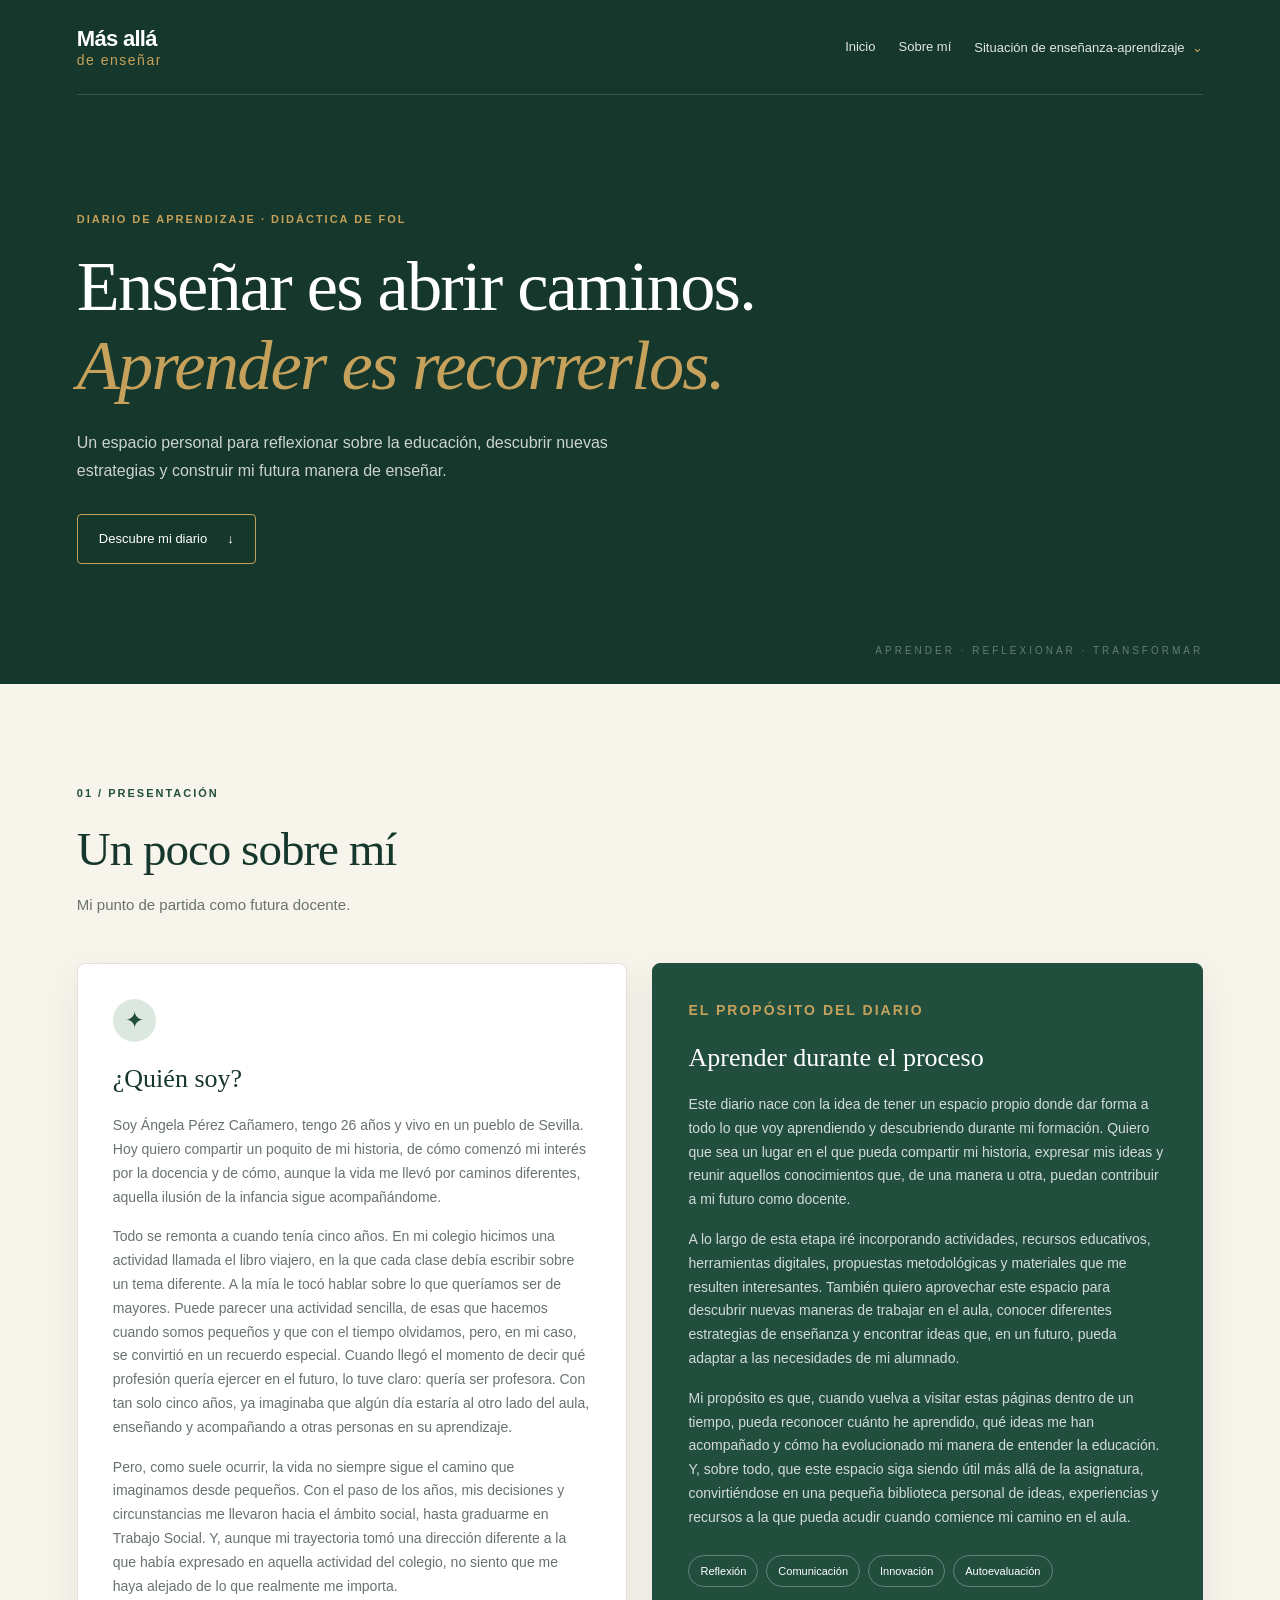
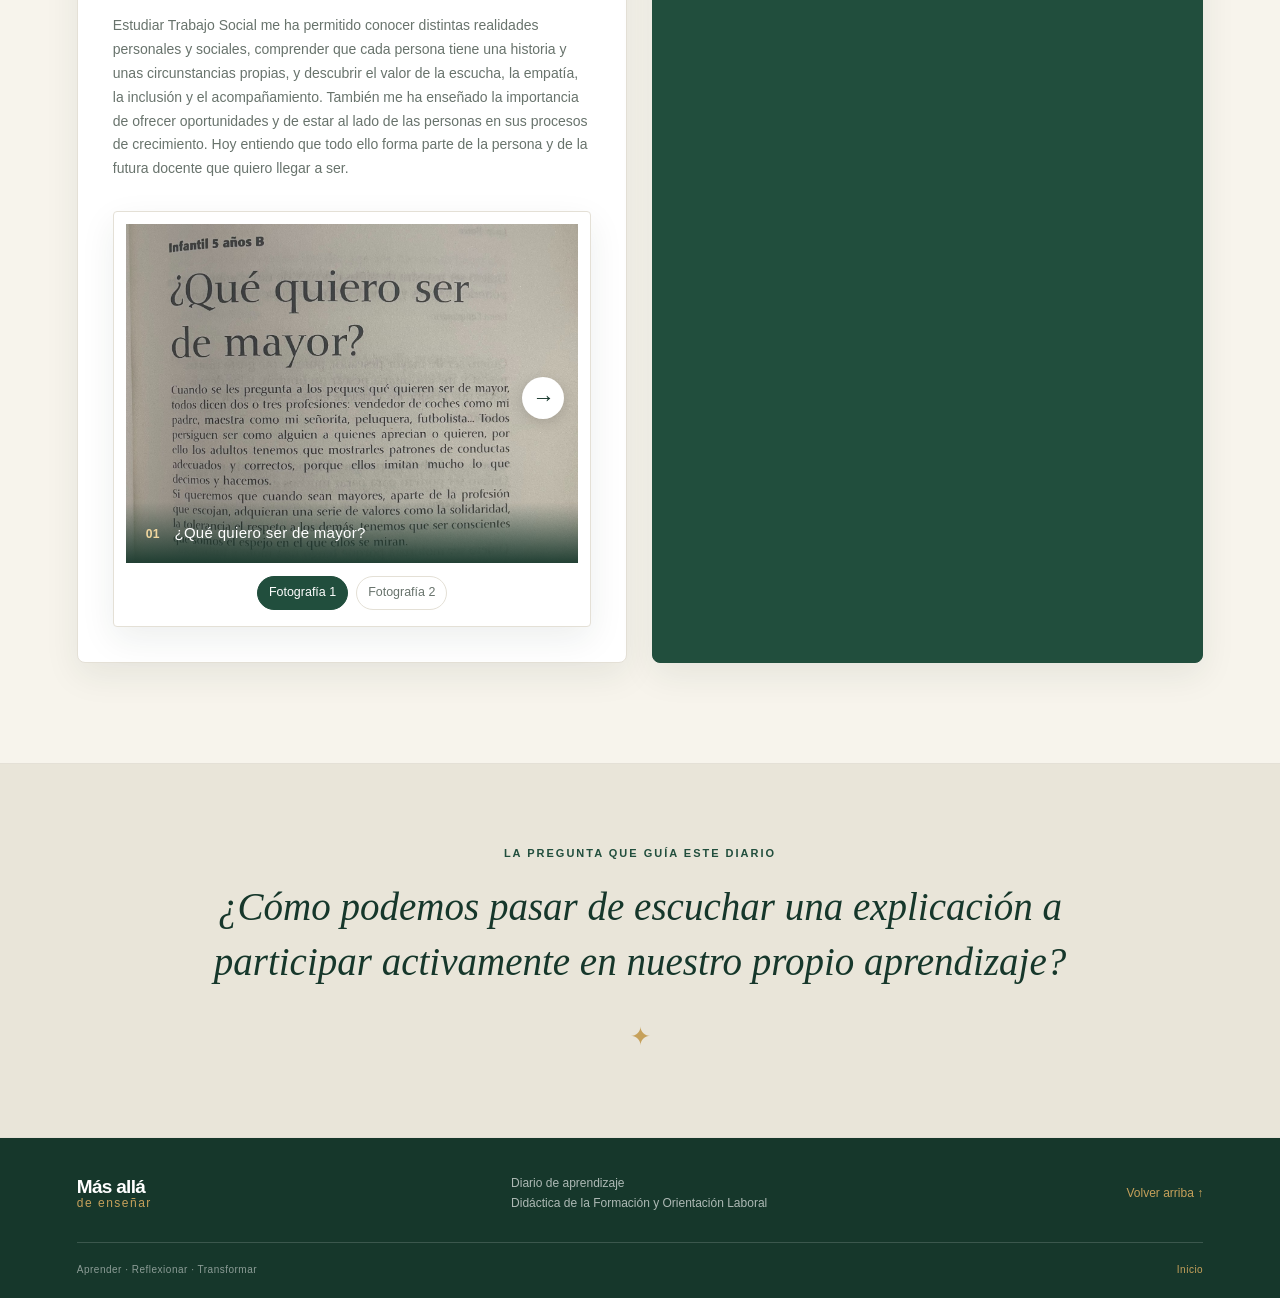
<file: index.html>
<!DOCTYPE html>
<html lang="es">

<head>
    <meta charset="UTF-8">
    <meta name="viewport" content="width=device-width, initial-scale=1.0">

    <meta name="description" content="Diario de aprendizaje de Didáctica de la Formación y Orientación Laboral.">

    <title>Inicio | Más allá de enseñar</title>

    <!-- Enlace a la hoja de estilos CSS -->
    <link rel="stylesheet" href="estilos.css">
</head>

<body>

    <!-- =====================================
         CABECERA Y MENÚ DE NAVEGACIÓN
    ====================================== -->

    <header class="hero" id="inicio">

        <nav class="nav container" aria-label="Navegación principal">

            <!-- LOGOTIPO: AL PULSAR, VUELVE AL INICIO -->
            <a class="marca" href="index.html">
                Más allá
                <span>de enseñar</span>
            </a>

            <!-- ENLACES DEL MENÚ -->
            <div class="nav-enlaces">

                <a href="index.html">Inicio</a>

                <a href="#sobre-mi">Sobre mí</a>

                <!-- MENÚ DESPLEGABLE -->
                <div class="nav-desplegable">

                    <a href="#" class="nav-desplegable-titulo"
                       aria-haspopup="true">

                        Situación de enseñanza-aprendizaje
                        <span aria-hidden="true">⌄</span>

                    </a>

                    <div class="desplegable-contenido">

                        <a href="tradicional.html">
                            Situación tradicional
                        </a>

                        <a href="propuesta.html">
                            Propuesta mejorada
                        </a>

                    </div>


        </nav>


        <!-- =====================================
             PRESENTACIÓN PRINCIPAL
        ====================================== -->

        <div class="hero-contenido container">

            <p class="etiqueta">
                DIARIO DE APRENDIZAJE · DIDÁCTICA DE FOL
            </p>

            <h1>
                Enseñar es abrir caminos.
                <br>
                <span>Aprender es recorrerlos.</span>
            </h1>

            <p class="hero-texto">
                Un espacio personal para reflexionar sobre la educación,
                descubrir nuevas estrategias y construir mi futura manera
                de enseñar.
            </p>

            <a class="boton" href="#sobre-mi">
                Descubre mi diario
                <span aria-hidden="true">↓</span>
            </a>

        </div>

        <div class="hero-decoracion" aria-hidden="true">
            APRENDER · REFLEXIONAR · TRANSFORMAR
        </div>

    </header>


    <!-- =====================================
         CONTENIDO PRINCIPAL
    ====================================== -->

    <main>

        <!-- =====================================
             PRESENTACIÓN PERSONAL
        ====================================== -->

        <section class="seccion container presentacion" id="sobre-mi">

            <div class="seccion-intro">

                <p class="etiqueta">01 / PRESENTACIÓN</p>

                <h2>Un poco sobre mí</h2>

                <p class="bajada">
                    Mi punto de partida como futura docente.
                </p>

            </div>


            <!-- INFORMACIÓN SOBRE MÍ -->

            <article class="tarjeta presentacion-texto">

                <div class="icono" aria-hidden="true">✦</div>

                <h3>¿Quién soy?</h3>

                <p>
                    Soy Ángela Pérez Cañamero, tengo 26 años y vivo en un pueblo de Sevilla. 
                    Hoy quiero compartir un poquito de mi historia, de cómo comenzó mi interés por la docencia y de cómo, 
                    aunque la vida me llevó por caminos diferentes, aquella ilusión de la infancia sigue acompañándome.
                </p>

                <p>
                    Todo se remonta a cuando tenía cinco años. En mi colegio hicimos una actividad llamada el libro viajero, 
                    en la que cada clase debía escribir sobre un tema diferente. A la mía le tocó hablar sobre lo que queríamos 
                    ser de mayores. Puede parecer una actividad sencilla, de esas que hacemos cuando somos pequeños y que con el tiempo olvidamos,
                    pero, en mi caso, se convirtió en un recuerdo especial. Cuando llegó el momento de decir qué profesión quería ejercer en el futuro, 
                    lo tuve claro: quería ser profesora. Con tan solo cinco años, ya imaginaba que algún día estaría al otro lado del aula, enseñando y 
                    acompañando a otras personas en su aprendizaje.
                </p>

                <p>
                    Pero, como suele ocurrir, la vida no siempre sigue el camino que imaginamos desde pequeños. 
                    Con el paso de los años, mis decisiones y circunstancias me llevaron hacia el ámbito social, 
                    hasta graduarme en Trabajo Social. Y, aunque mi trayectoria tomó una dirección diferente a la 
                    que había expresado en aquella actividad del colegio, no siento que me haya alejado de lo que realmente me importa.
                </p>

                <p>
                    Estudiar Trabajo Social me ha permitido conocer distintas realidades personales y sociales, 
                    comprender que cada persona tiene una historia y unas circunstancias propias, y descubrir el valor de la escucha, 
                    la empatía, la inclusión y el acompañamiento. También me ha enseñado la importancia de ofrecer oportunidades y de estar 
                    al lado de las personas en sus procesos de crecimiento. Hoy entiendo que todo ello forma parte de la persona y de la futura docente que quiero llegar a ser.
                </p>

                <!-- CARRUSEL PERSONAL: cambia las rutas de src por tus fotografías -->
                <div class="carrusel-personal" aria-label="Fotografías de mi recorrido personal y académico">
                    <input class="carrusel-control" type="radio" name="foto-personal" id="foto-personal-1" checked>
                    <input class="carrusel-control" type="radio" name="foto-personal" id="foto-personal-2">

                    <div class="carrusel-ventana">
                        <figure class="carrusel-foto carrusel-foto-1">
                            <img src="que-quiero-ser-de-mayor.jpg" alt="Página de un trabajo de Infantil de cinco años titulado ¿Qué quiero ser de mayor?, con una reflexión de la tutora.">
                            <figcaption><span>01</span> ¿Qué quiero ser de mayor?</figcaption>
                        </figure>
                        <figure class="carrusel-foto carrusel-foto-2">
                            <img src="profesiones-infantil.jpg"Textos de niños y niñas de Infantil sobre las profesiones que desean ejercer de mayores.">
                            <figcaption><span>02</span> Los sueños y las profesiones en Infantil</figcaption>
                        </figure>
                        <div class="carrusel-flechas">
                            <label class="carrusel-flecha flecha-a-2" for="foto-personal-2" aria-label="Mostrar la segunda fotografía">→</label>
                            <label class="carrusel-flecha flecha-a-1" for="foto-personal-1" aria-label="Mostrar la primera fotografía">←</label>
                        </div>
                    </div>
                    <div class="carrusel-indicadores" aria-label="Seleccionar fotografía">
                        <label for="foto-personal-1">Fotografía 1</label>
                        <label for="foto-personal-2">Fotografía 2</label>
                    </div>
                </div>

            </article>


            <!-- PROPÓSITO DEL DIARIO -->

            <article class="tarjeta proposito">

                <p class="etiqueta">
                    EL PROPÓSITO DEL DIARIO
                </p>

                <h3>Aprender durante el proceso</h3>

                <p>
                    Este diario nace con la idea de tener un espacio propio donde dar forma a todo lo que voy aprendiendo y 
                    descubriendo durante mi formación. Quiero que sea un lugar en el que pueda compartir mi historia, expresar 
                    mis ideas y reunir aquellos conocimientos que, de una manera u otra, puedan contribuir a mi futuro como docente.
                </p>

                <p>
                    A lo largo de esta etapa iré incorporando actividades, recursos educativos, herramientas digitales, propuestas metodológicas y 
                    materiales que me resulten interesantes. También quiero aprovechar este espacio para descubrir nuevas maneras de trabajar en el aula, 
                    conocer diferentes estrategias de enseñanza y encontrar ideas que, en un futuro, pueda adaptar a las necesidades de mi alumnado.
                </p>

                <p>
                    Mi propósito es que, cuando vuelva a visitar estas páginas dentro de un tiempo, pueda reconocer cuánto he aprendido, qué ideas me han acompañado y 
                    cómo ha evolucionado mi manera de entender la educación. Y, sobre todo, que este espacio siga siendo útil más allá de la asignatura, convirtiéndose 
                    en una pequeña biblioteca personal de ideas, experiencias y recursos a la que pueda acudir cuando comience mi camino en el aula.
                </p>

                <div class="palabras-clave">

                    <span>Reflexión</span>

                    <span>Comunicación</span>

                    <span>Innovación</span>

                    <span>Autoevaluación</span>

                </div>

            </article>

        </section>


        <!-- =====================================
             PREGUNTA DESTACADA
        ====================================== -->

        <section class="franja">

            <div class="container franja-interior">

                <p class="etiqueta">
                    LA PREGUNTA QUE GUÍA ESTE DIARIO
                </p>

                <blockquote>
                    ¿Cómo podemos pasar de escuchar una explicación
                    a participar activamente en nuestro propio aprendizaje?
                </blockquote>

                <div class="pregunta-decoracion" aria-hidden="true">
                    ✦
                </div>

            </div>

        </section>

    </main>


    <!-- =====================================
         PIE DE PÁGINA
    ====================================== -->

    <footer class="footer">

        <div class="container footer-interior">

            <!-- LOGOTIPO DEL PIE DE PÁGINA -->

            <a class="marca marca-footer" href="index.html">
                Más allá
                <span>de enseñar</span>
            </a>

            <p>
                Diario de aprendizaje
                <br>
                Didáctica de la Formación y Orientación Laboral
            </p>

            <a href="#inicio" class="volver">
                Volver arriba ↑
            </a>

        </div>


        <div class="container footer-inferior">

            <span>
                Aprender · Reflexionar · Transformar
            </span>

            <a href="index.html">
                Inicio
            </a>

        </div>

    </footer>

</body>

</html>
</file>
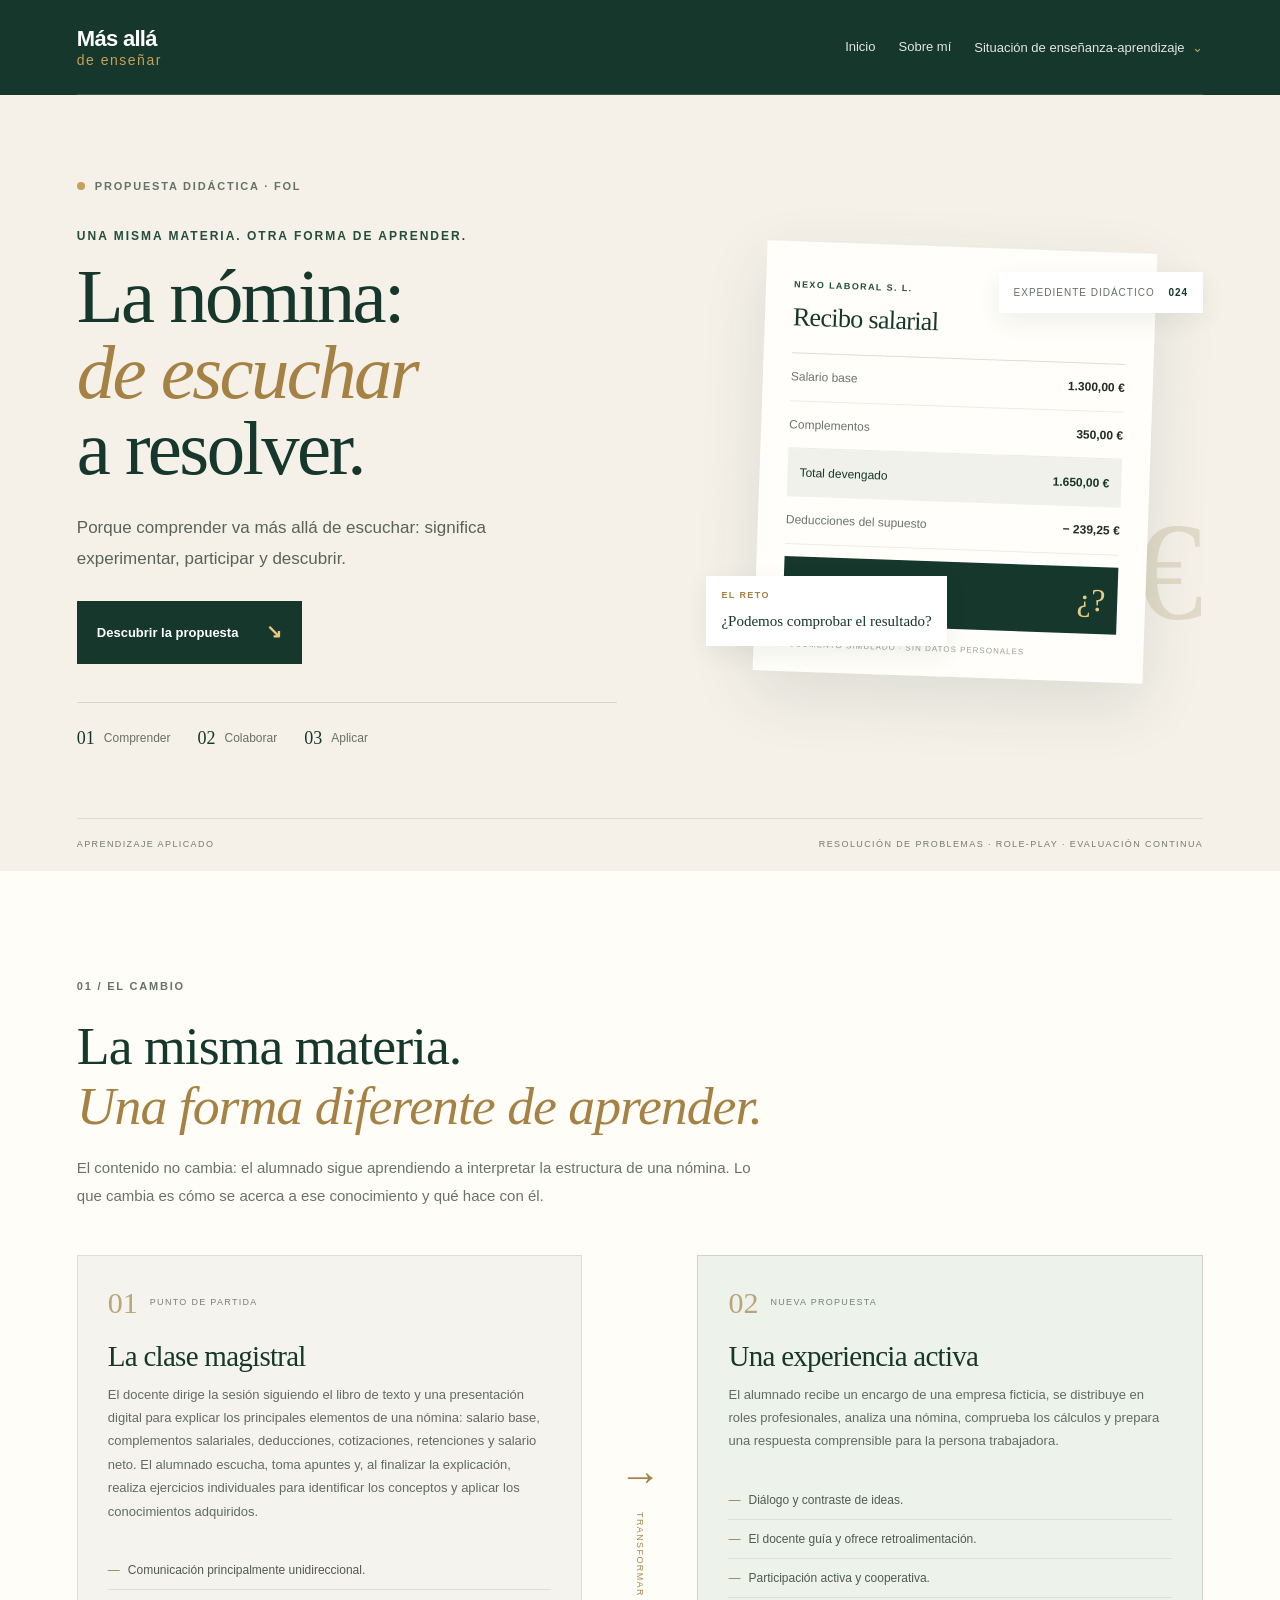
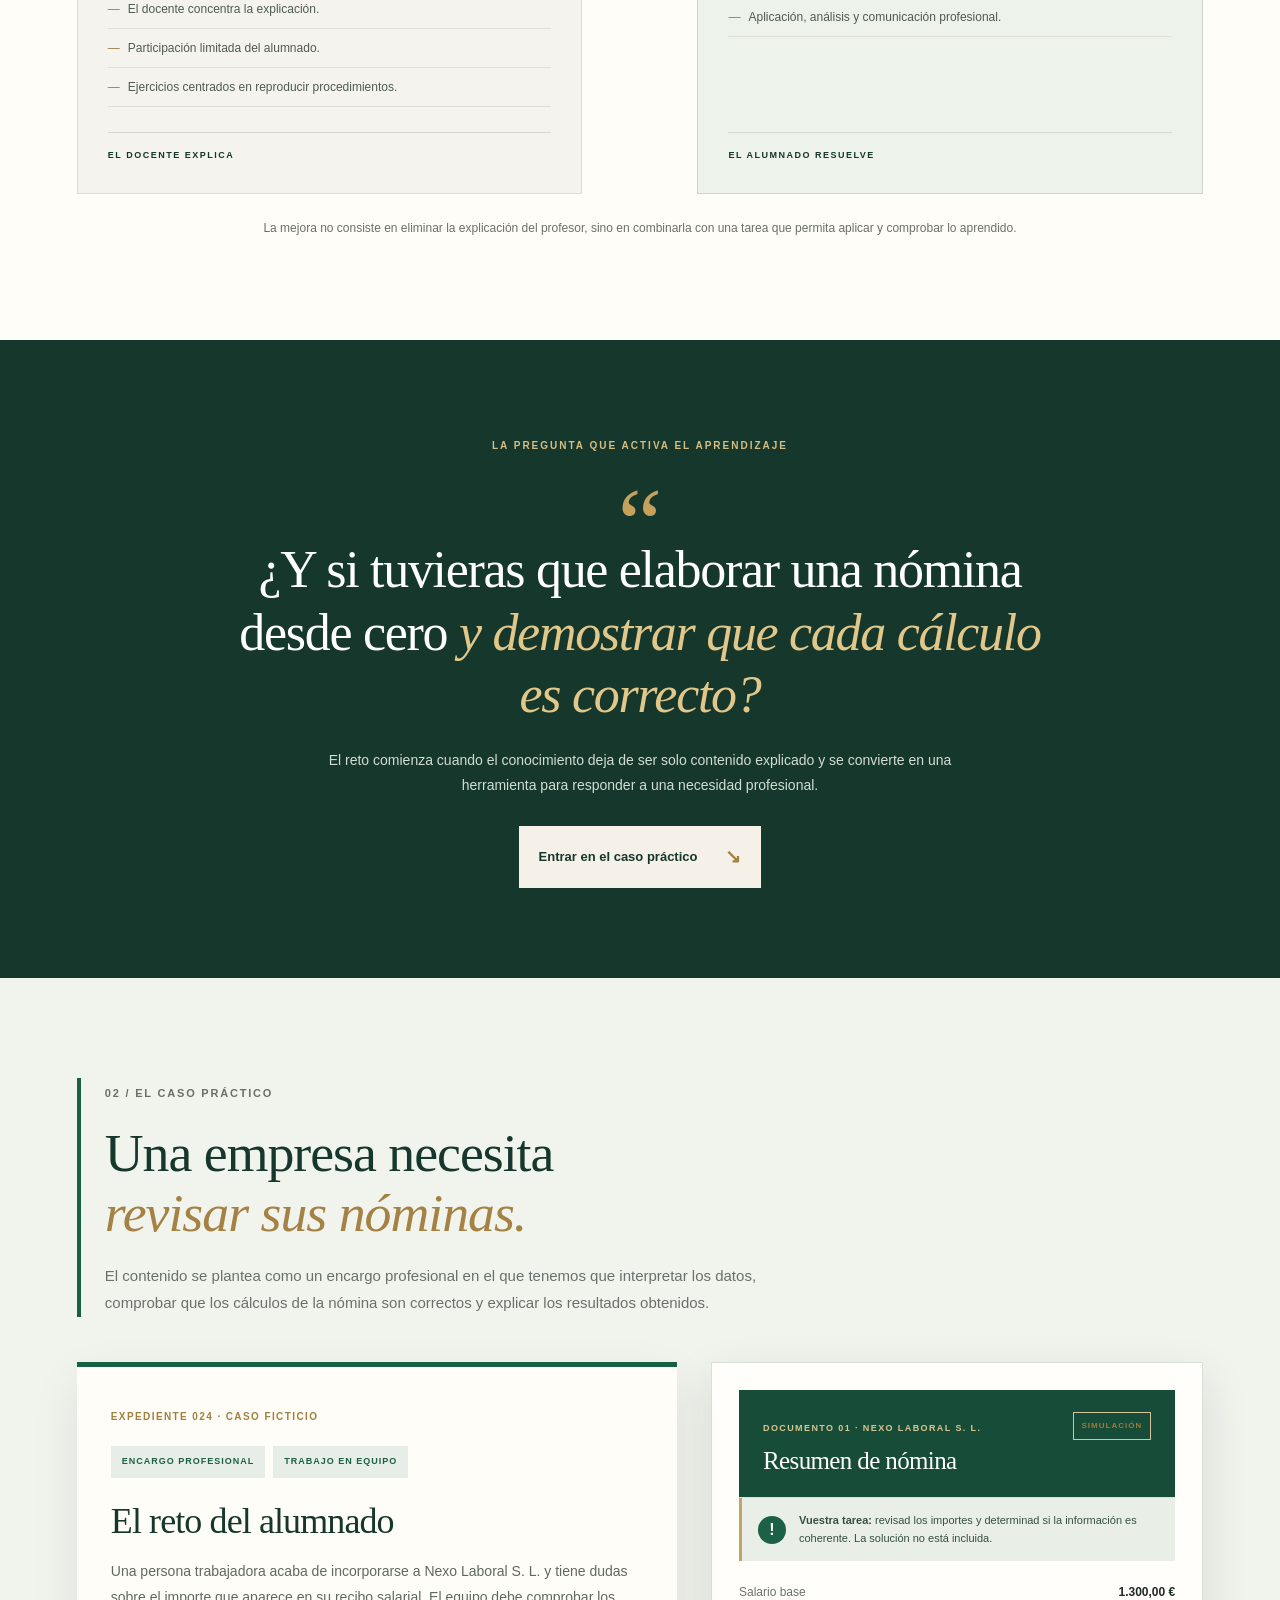
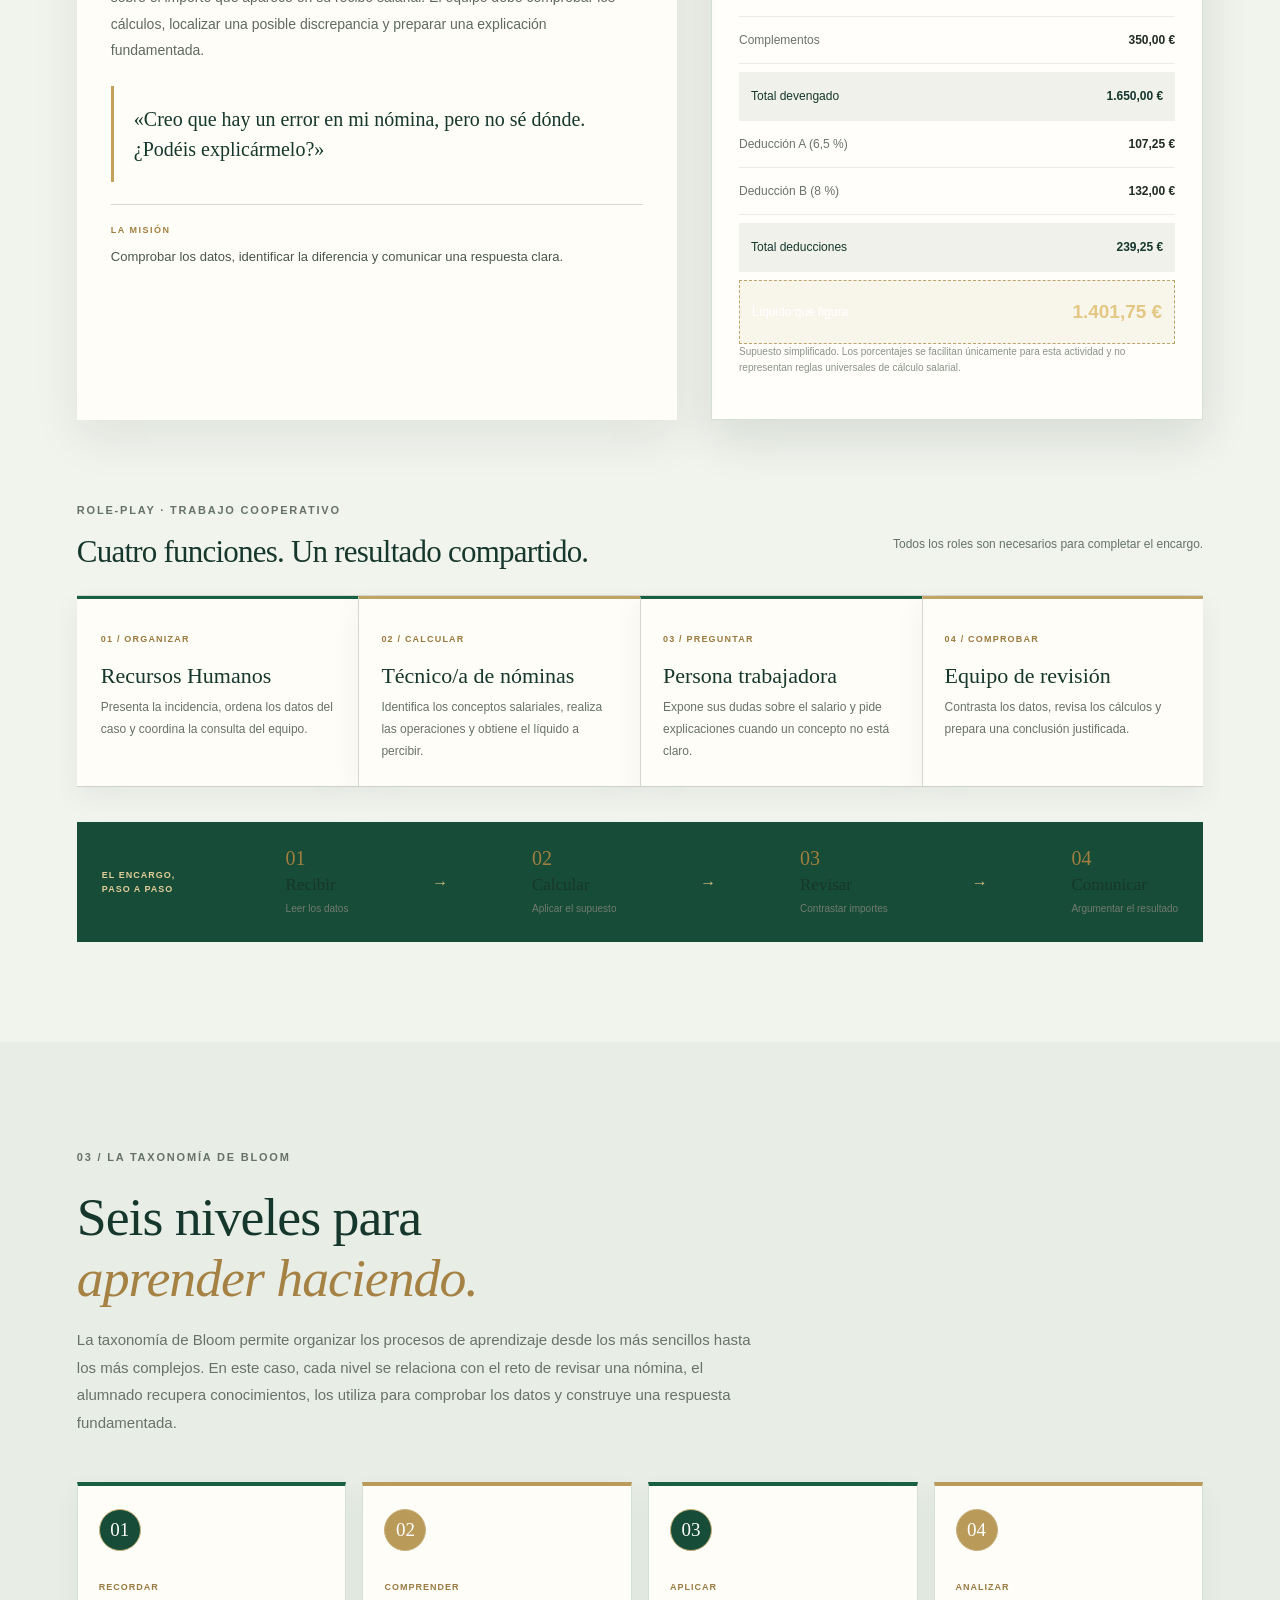
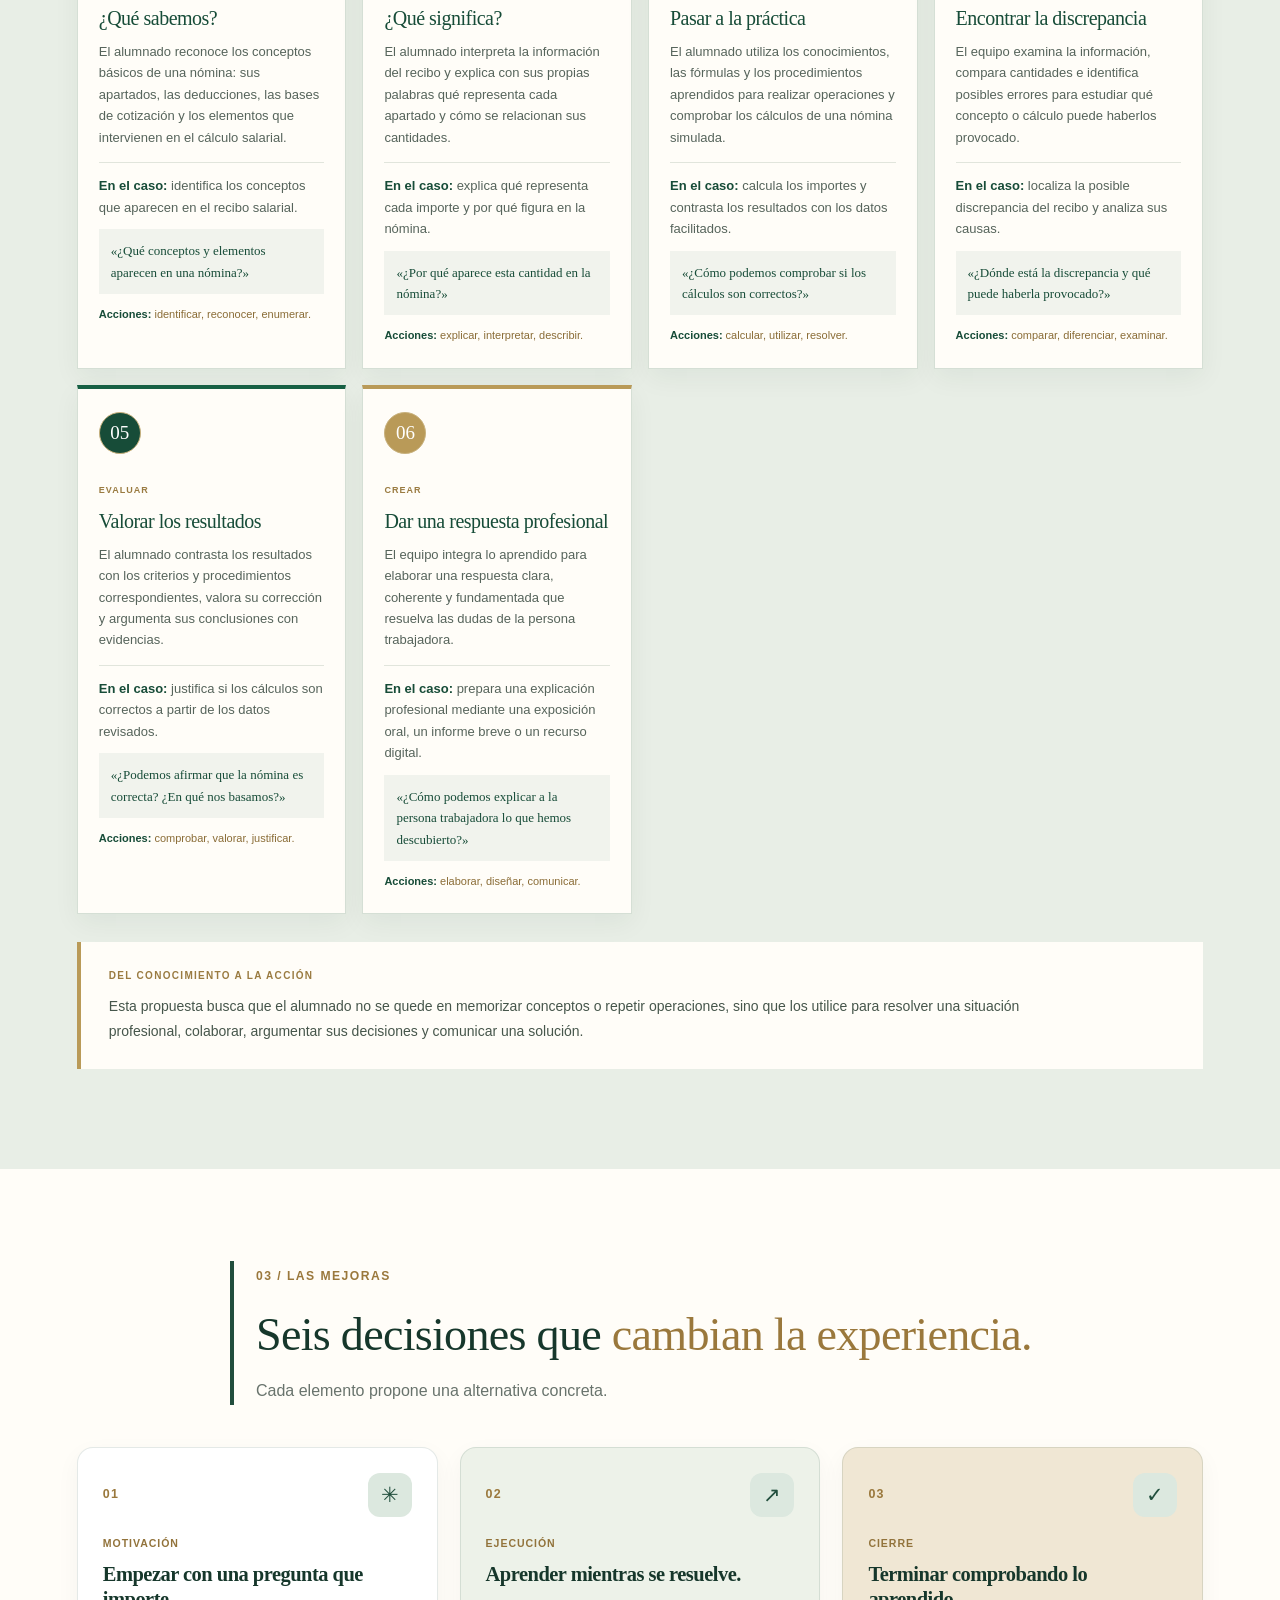
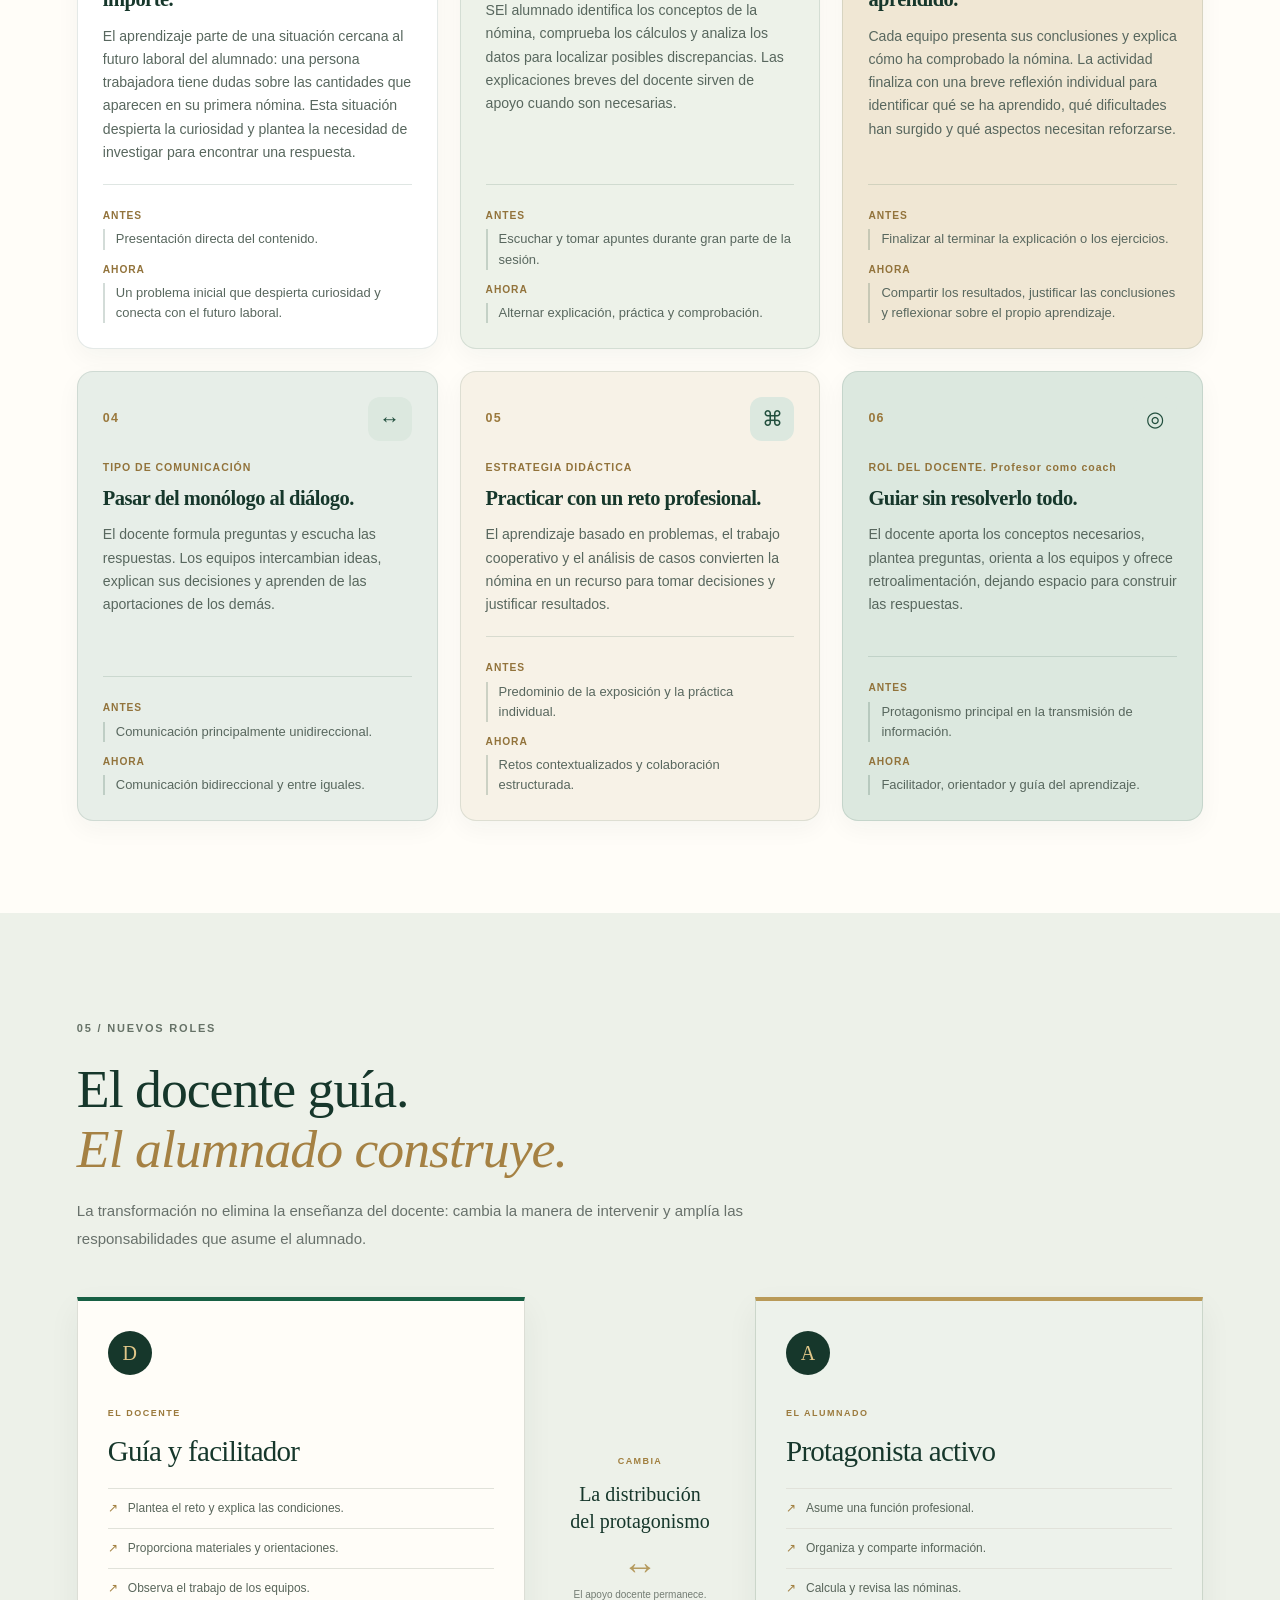
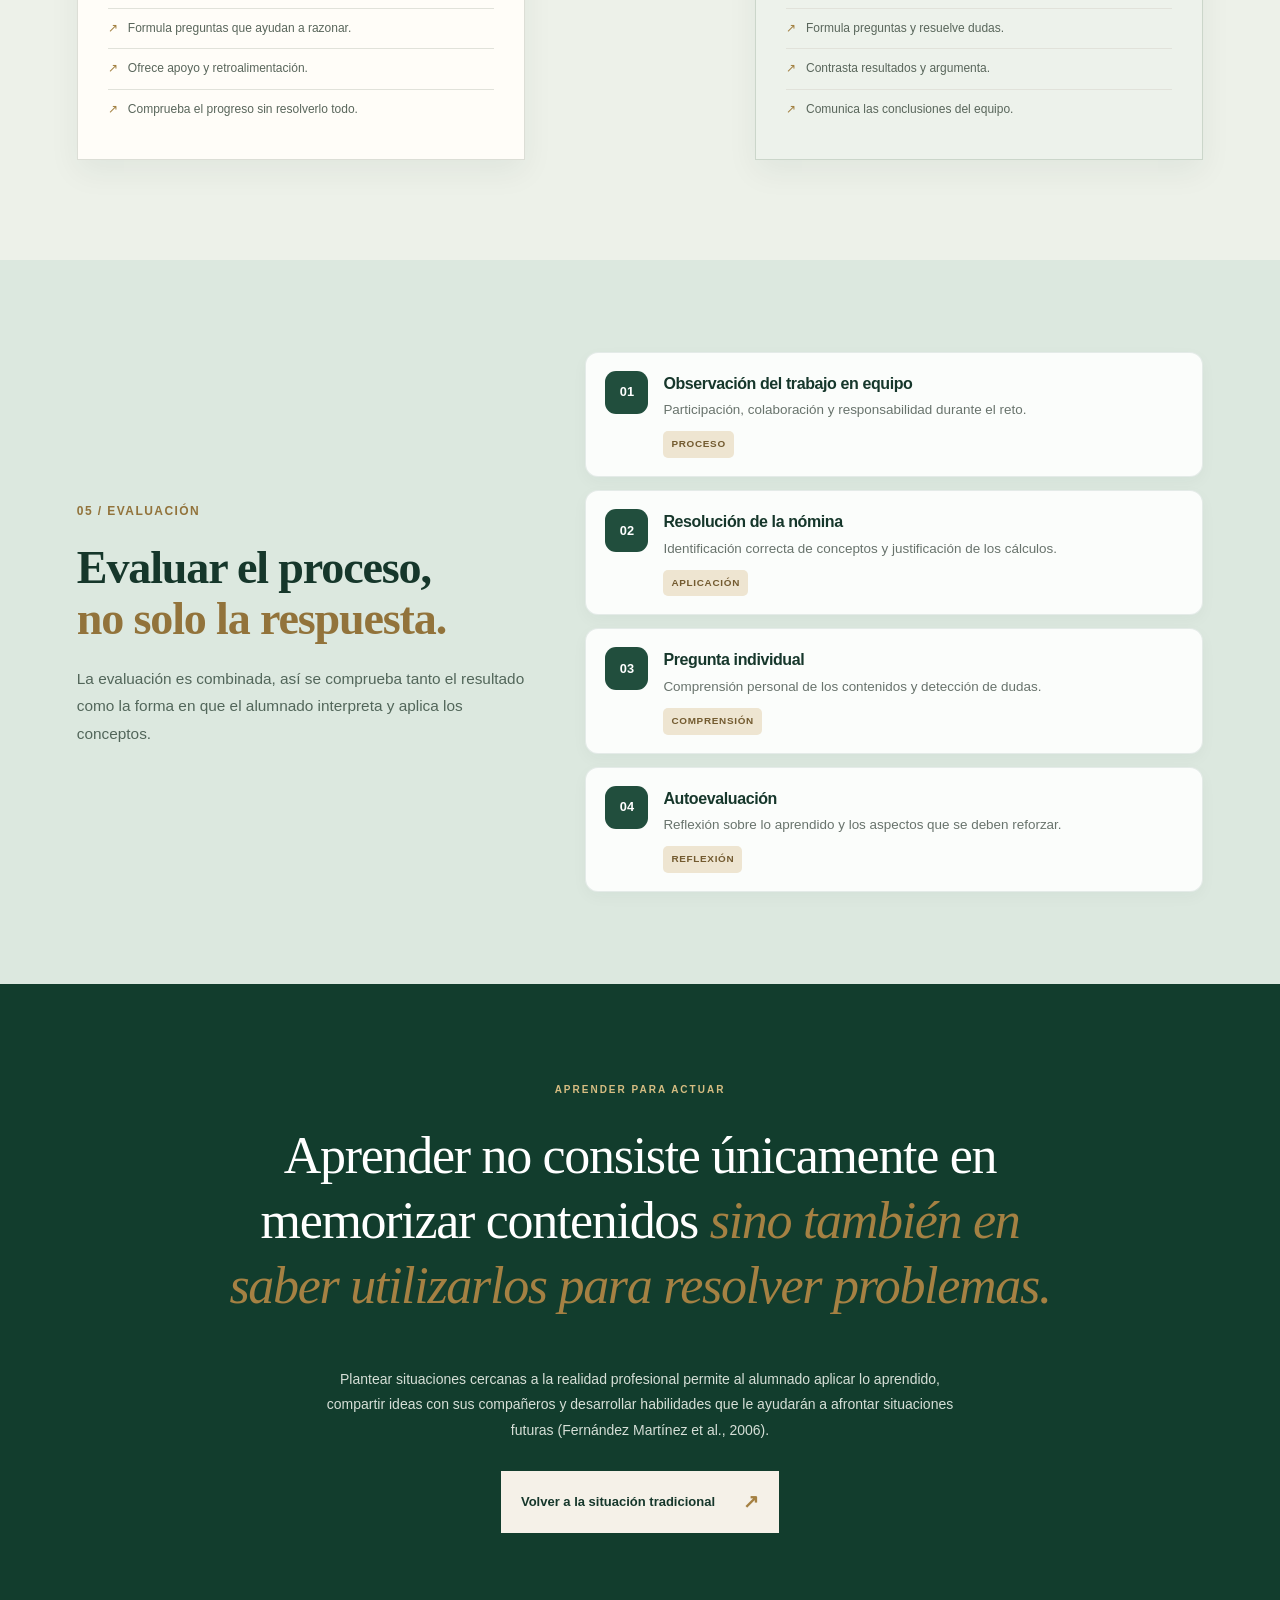
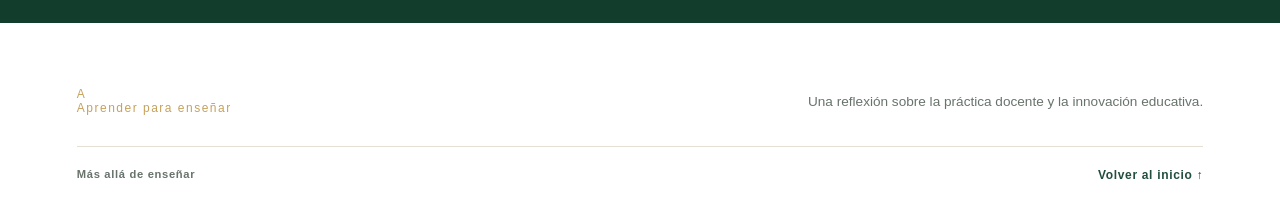
<file: propuesta.html>
<!DOCTYPE html>
<html lang="es">
<head>
  <meta charset="UTF-8">
  <meta name="viewport" content="width=device-width, initial-scale=1.0">
  <meta name="description" content="Propuesta didáctica para aprender a elaborar y revisar nóminas mediante un caso práctico y role-play en FOL.">
  <title>Propuesta mejorada | Más allá de enseñar</title>
  <link rel="stylesheet" href="estilos.css">
</head>
<body class="pagina-propuesta">
<header class="cabecera" id="inicio">
  <nav class="nav container" aria-label="Navegación principal">
    <a class="marca" href="index.html">Más allá <span>de enseñar</span></a>
    <div class="nav-enlaces">
      <a href="index.html">Inicio</a><a href="index.html#sobre-mi">Sobre mí</a>
      <div class="nav-desplegable"><a href="#" class="nav-desplegable-titulo" aria-haspopup="true">Situación de enseñanza-aprendizaje <span aria-hidden="true">⌄</span></a>
        <div class="desplegable-contenido"><a href="tradicional.html">Situación tradicional</a><a href="propuesta.html">Propuesta mejorada</a></div>
  </nav>
</header>
<main>
  <!-- PORTADA -->
  <section class="redisenio-portada">
    <div class="container redisenio-portada-grid">
      <div class="redisenio-portada-texto">
        <span class="redisenio-etiqueta"><i></i> PROPUESTA DIDÁCTICA · FOL</span>
        <p class="redisenio-ceja">UNA MISMA MATERIA. OTRA FORMA DE APRENDER.</p>
        <h1>La nómina:<br><em>de escuchar</em><br>a resolver.</h1>
        <p class="redisenio-intro">Porque comprender va más allá de escuchar: significa experimentar, participar y descubrir.</p>
        <a class="redisenio-boton" href="#punto-partida">Descubrir la propuesta <span aria-hidden="true">↘</span></a>
        <div class="redisenio-portada-datos"><span><b>01</b> Comprender</span><span><b>02</b> Colaborar</span><span><b>03</b> Aplicar</span></div>
      </div>
      <div class="redisenio-visual" aria-label="Ilustración de una nómina ficticia">
        <div class="redisenio-visual-nota nota-superior">EXPEDIENTE DIDÁCTICO <b>024</b></div>
        <div class="redisenio-nomina">
          <div class="redisenio-nomina-cabecera"><div><small>NEXO LABORAL S. L.</small><h2>Recibo salarial</h2></div><span>FICTICIO</span></div>
          <div class="redisenio-nomina-fila"><span>Salario base</span><b>1.300,00 €</b></div>
          <div class="redisenio-nomina-fila"><span>Complementos</span><b>350,00 €</b></div>
          <div class="redisenio-nomina-total"><span>Total devengado</span><b>1.650,00 €</b></div>
          <div class="redisenio-nomina-fila"><span>Deducciones del supuesto</span><b>− 239,25 €</b></div>
          <div class="redisenio-nomina-neto"><span>Líquido a percibir</span><b>¿?</b></div>
          <p>DOCUMENTO SIMULADO · SIN DATOS PERSONALES</p>
        </div>
        <div class="redisenio-visual-nota nota-inferior"><b>EL RETO</b><span>¿Podemos comprobar el resultado?</span></div>
        <span class="redisenio-marca-visual" aria-hidden="true">€</span>
      </div>
    </div>
    <div class="container redisenio-portada-pie"><span>APRENDIZAJE APLICADO</span><span>RESOLUCIÓN DE PROBLEMAS · ROLE-PLAY · EVALUACIÓN CONTINUA</span></div>
  </section>

  <!-- PUNTO DE PARTIDA Y COMPARACIÓN -->
  <section class="redisenio-seccion redisenio-punto" id="punto-partida">
    <div class="container">
      <div class="redisenio-heading"><span class="redisenio-numero">01 / EL CAMBIO</span><h2>La misma materia.<br><em>Una forma diferente de aprender.</em></h2><p>El contenido no cambia: el alumnado sigue aprendiendo a interpretar la estructura de una nómina. Lo que cambia es cómo se acerca a ese conocimiento y qué hace con él.</p></div>
      <div class="redisenio-comparacion">
        <article class="redisenio-comparacion-col anterior"><div class="redisenio-comparacion-top"><span>01</span><small>PUNTO DE PARTIDA</small></div><h3>La clase magistral</h3><p>El docente dirige la sesión siguiendo el libro de texto y una presentación digital para explicar los principales elementos de una nómina: salario base, complementos salariales, deducciones, cotizaciones, retenciones y salario neto. El alumnado escucha, toma apuntes y, al finalizar la explicación, realiza ejercicios individuales para identificar los conceptos y aplicar los conocimientos adquiridos.</p><ul><li>Comunicación principalmente unidireccional.</li><li>El docente concentra la explicación.</li><li>Participación limitada del alumnado.</li><li>Ejercicios centrados en reproducir procedimientos.</li></ul><div class="redisenio-comparacion-pie">EL DOCENTE EXPLICA</div></article>
        <div class="redisenio-transforma" aria-hidden="true">→<span>TRANSFORMAR</span></div>
        <article class="redisenio-comparacion-col mejorada"><div class="redisenio-comparacion-top"><span>02</span><small>NUEVA PROPUESTA</small></div><h3>Una experiencia activa</h3><p>El alumnado recibe un encargo de una empresa ficticia, se distribuye en roles profesionales, analiza una nómina, comprueba los cálculos y prepara una respuesta comprensible para la persona trabajadora.</p><ul><li>Diálogo y contraste de ideas.</li><li>El docente guía y ofrece retroalimentación.</li><li>Participación activa y cooperativa.</li><li>Aplicación, análisis y comunicación profesional.</li></ul><div class="redisenio-comparacion-pie">EL ALUMNADO RESUELVE</div></article>
      </div>
      <p class="redisenio-aclaracion">La mejora no consiste en eliminar la explicación del profesor, sino en combinarla con una tarea que permita aplicar y comprobar lo aprendido.</p>
    </div>
  </section>

  <!-- PREGUNTA ACTIVADORA -->
  <section class="redisenio-pregunta" id="pregunta">
    <div class="container redisenio-pregunta-interior"><span>LA PREGUNTA QUE ACTIVA EL APRENDIZAJE</span><div class="redisenio-pregunta-comillas">“</div><h2>¿Y si tuvieras que elaborar una nómina desde cero <em>y demostrar que cada cálculo es correcto?</em></h2><p>El reto comienza cuando el conocimiento deja de ser solo contenido explicado y se convierte en una herramienta para responder a una necesidad profesional.</p><a href="#caso-practico" class="redisenio-boton redisenio-boton-claro">Entrar en el caso práctico <span>↘</span></a></div>
  </section>

  <!-- CASO PRÁCTICO Y ROLE PLAY -->
  <section class="redisenio-seccion redisenio-caso" id="caso-practico">
    <div class="container">
      <div class="redisenio-heading"><span class="redisenio-numero">02 / EL CASO PRÁCTICO</span><h2>Una empresa necesita<br><em>revisar sus nóminas.</em></h2><p>El contenido se plantea como un encargo profesional en el que tenemos que interpretar los datos, comprobar que los cálculos de la nómina son correctos y explicar los resultados obtenidos.</p></div>
      <div class="redisenio-expediente redisenio-expediente-visual">
        <div class="redisenio-expediente-texto"><span class="redisenio-sello">EXPEDIENTE 024 · CASO FICTICIO</span><div class="redisenio-caso-etiquetas"><span>ENCARGO PROFESIONAL</span><span>TRABAJO EN EQUIPO</span></div><h3>El reto del alumnado</h3><p>Una persona trabajadora acaba de incorporarse a Nexo Laboral S. L. y tiene dudas sobre el importe que aparece en su recibo salarial. El equipo debe comprobar los cálculos, localizar una posible discrepancia y preparar una explicación fundamentada.</p><div class="redisenio-cita">«Creo que hay un error en mi nómina, pero no sé dónde. ¿Podéis explicármelo?»</div><div class="redisenio-mision"><b>LA MISIÓN</b><span>Comprobar los datos, identificar la diferencia y comunicar una respuesta clara.</span></div></div>
        <div class="redisenio-documento"><div class="redisenio-documento-top"><div><small>DOCUMENTO 01 · NEXO LABORAL S. L.</small><h3>Resumen de nómina</h3></div><span>SIMULACIÓN</span></div><div class="redisenio-doc-aviso"><span aria-hidden="true">!</span><p><b>Vuestra tarea:</b> revisad los importes y determinad si la información es coherente. La solución no está incluida.</p></div><div class="redisenio-doc-fila"><span>Salario base</span><b>1.300,00 €</b></div><div class="redisenio-doc-fila"><span>Complementos</span><b>350,00 €</b></div><div class="redisenio-doc-total"><span>Total devengado</span><b>1.650,00 €</b></div><div class="redisenio-doc-fila"><span>Deducción A (6,5 %)</span><b>107,25 €</b></div><div class="redisenio-doc-fila"><span>Deducción B (8 %)</span><b>132,00 €</b></div><div class="redisenio-doc-total"><span>Total deducciones</span><b>239,25 €</b></div><div class="redisenio-doc-neto"><span>Líquido que figura</span><b>1.401,75 €</b></div><p class="redisenio-doc-nota">Supuesto simplificado. Los porcentajes se facilitan únicamente para esta actividad y no representan reglas universales de cálculo salarial.</p></div>
      </div>
      <div class="redisenio-roleplay-heading"><div><span class="redisenio-numero">ROLE-PLAY · TRABAJO COOPERATIVO</span><h3>Cuatro funciones. Un resultado compartido.</h3></div><p>Todos los roles son necesarios para completar el encargo.</p></div>
      <div class="redisenio-roles-grid">
        <article><span>01 / ORGANIZAR</span><h4>Recursos Humanos</h4><p>Presenta la incidencia, ordena los datos del caso y coordina la consulta del equipo.</p></article>
        <article><span>02 / CALCULAR</span><h4>Técnico/a de nóminas</h4><p>Identifica los conceptos salariales, realiza las operaciones y obtiene el líquido a percibir.</p></article>
        <article><span>03 / PREGUNTAR</span><h4>Persona trabajadora</h4><p>Expone sus dudas sobre el salario y pide explicaciones cuando un concepto no está claro.</p></article>
        <article><span>04 / COMPROBAR</span><h4>Equipo de revisión</h4><p>Contrasta los datos, revisa los cálculos y prepara una conclusión justificada.</p></article>
      </div>
      <div class="redisenio-secuencia"><span>EL ENCARGO, PASO A PASO</span><div><b>01</b><strong>Recibir</strong><small>Leer los datos</small></div><i>→</i><div><b>02</b><strong>Calcular</strong><small>Aplicar el supuesto</small></div><i>→</i><div><b>03</b><strong>Revisar</strong><small>Contrastar importes</small></div><i>→</i><div><b>04</b><strong>Comunicar</strong><small>Argumentar el resultado</small></div></div>
    </div>
  </section>

  <!-- TAXONOMÍA DE BLOOM APLICADA AL CASO PRÁCTICO -->
  <section class="redisenio-seccion redisenio-mapa redisenio-bloom-aplicado" id="mapa-experiencia">
    <div class="container">
      <div class="redisenio-heading">
        <span class="redisenio-numero">03 / LA TAXONOMÍA DE BLOOM</span>
        <h2>Seis niveles para<br><em>aprender haciendo.</em></h2>
        <p>La taxonomía de Bloom permite organizar los procesos de aprendizaje desde los más sencillos hasta los más complejos. En este caso, cada nivel se relaciona con el reto de revisar una nómina, el alumnado recupera conocimientos, los utiliza para comprobar los datos y construye una respuesta fundamentada.</p>
      </div>

      <div class="redisenio-mapa-ruta redisenio-mapa-tarjetas redisenio-bloom-tarjetas">
        <article>
          <span>01</span><div><small>RECORDAR</small><h3>¿Qué sabemos?</h3>
            <p>El alumnado reconoce los conceptos básicos de una nómina: sus apartados, las deducciones, las bases de cotización y los elementos que intervienen en el cálculo salarial.</p>
            <p class="bloom-aplicacion"><strong>En el caso:</strong> identifica los conceptos que aparecen en el recibo salarial.</p>
            <p class="bloom-pregunta">«¿Qué conceptos y elementos aparecen en una nómina?»</p>
            <p class="bloom-verbos"><strong>Acciones:</strong> identificar, reconocer, enumerar.</p>
          </div>
        </article>
        <article>
          <span>02</span><div><small>COMPRENDER</small><h3>¿Qué significa?</h3>
            <p>El alumnado interpreta la información del recibo y explica con sus propias palabras qué representa cada apartado y cómo se relacionan sus cantidades.</p>
            <p class="bloom-aplicacion"><strong>En el caso:</strong> explica qué representa cada importe y por qué figura en la nómina.</p>
            <p class="bloom-pregunta">«¿Por qué aparece esta cantidad en la nómina?»</p>
            <p class="bloom-verbos"><strong>Acciones:</strong> explicar, interpretar, describir.</p>
          </div>
        </article>
        <article>
          <span>03</span><div><small>APLICAR</small><h3>Pasar a la práctica</h3>
            <p>El alumnado utiliza los conocimientos, las fórmulas y los procedimientos aprendidos para realizar operaciones y comprobar los cálculos de una nómina simulada.</p>
            <p class="bloom-aplicacion"><strong>En el caso:</strong> calcula los importes y contrasta los resultados con los datos facilitados.</p>
            <p class="bloom-pregunta">«¿Cómo podemos comprobar si los cálculos son correctos?»</p>
            <p class="bloom-verbos"><strong>Acciones:</strong> calcular, utilizar, resolver.</p>
          </div>
        </article>
        <article>
          <span>04</span><div><small>ANALIZAR</small><h3>Encontrar la discrepancia</h3>
            <p>El equipo examina la información, compara cantidades e identifica posibles errores para estudiar qué concepto o cálculo puede haberlos provocado.</p>
            <p class="bloom-aplicacion"><strong>En el caso:</strong> localiza la posible discrepancia del recibo y analiza sus causas.</p>
            <p class="bloom-pregunta">«¿Dónde está la discrepancia y qué puede haberla provocado?»</p>
            <p class="bloom-verbos"><strong>Acciones:</strong> comparar, diferenciar, examinar.</p>
          </div>
        </article>
        <article>
          <span>05</span><div><small>EVALUAR</small><h3>Valorar los resultados</h3>
            <p>El alumnado contrasta los resultados con los criterios y procedimientos correspondientes, valora su corrección y argumenta sus conclusiones con evidencias.</p>
            <p class="bloom-aplicacion"><strong>En el caso:</strong> justifica si los cálculos son correctos a partir de los datos revisados.</p>
            <p class="bloom-pregunta">«¿Podemos afirmar que la nómina es correcta? ¿En qué nos basamos?»</p>
            <p class="bloom-verbos"><strong>Acciones:</strong> comprobar, valorar, justificar.</p>
          </div>
        </article>
        <article>
          <span>06</span><div><small>CREAR</small><h3>Dar una respuesta profesional</h3>
            <p>El equipo integra lo aprendido para elaborar una respuesta clara, coherente y fundamentada que resuelva las dudas de la persona trabajadora.</p>
            <p class="bloom-aplicacion"><strong>En el caso:</strong> prepara una explicación profesional mediante una exposición oral, un informe breve o un recurso digital.</p>
            <p class="bloom-pregunta">«¿Cómo podemos explicar a la persona trabajadora lo que hemos descubierto?»</p>
            <p class="bloom-verbos"><strong>Acciones:</strong> elaborar, diseñar, comunicar.</p>
          </div>
        </article>
      </div>

      <div class="bloom-reflexion-final">
        <span>DEL CONOCIMIENTO A LA ACCIÓN</span>
        <p>Esta propuesta busca que el alumnado no se quede en memorizar conceptos o repetir operaciones, sino que los utilice para resolver una situación profesional, colaborar, argumentar sus decisiones y comunicar una solución.</p>
      </div>
    </div>
  </section>

  <!-- LOS SEIS CAMBIOS METODOLÓGICOS -->
  <section class="redisenio-seccion seccion-mejoras-metodologicas" id="mejoras">
    <div class="container">
      <div class="cabecera-seccion-propuesta">
        <span class="numero-propuesta">03 / LAS MEJORAS</span>
        <h2>Seis decisiones que <span>cambian la experiencia.</span></h2>
        <p>Cada elemento propone una alternativa concreta.</p>
      </div>

      <div class="rejilla-mejoras">
        <article class="tarjeta-mejora mejora-motivacion">
          <div class="mejora-superior"><span class="mejora-numero">01</span><span class="mejora-icono" aria-hidden="true">✳</span></div>
          <span class="mejora-categoria">MOTIVACIÓN</span>
          <h3>Empezar con una pregunta que importe.</h3>
          <p>El aprendizaje parte de una situación cercana al futuro laboral del alumnado: una persona trabajadora tiene dudas sobre las cantidades que aparecen en su primera nómina. Esta situación despierta la curiosidad y plantea la necesidad de investigar para encontrar una respuesta.</p>
          <div class="mejora-cambio"><span>ANTES</span><p>Presentación directa del contenido.</p><span>AHORA</span><p>Un problema inicial que despierta curiosidad y conecta con el futuro laboral.</p></div>
        </article>

        <article class="tarjeta-mejora mejora-ejecucion">
          <div class="mejora-superior"><span class="mejora-numero">02</span><span class="mejora-icono" aria-hidden="true">↗</span></div>
          <span class="mejora-categoria">EJECUCIÓN</span>
          <h3>Aprender mientras se resuelve.</h3>
          <p>SEl alumnado identifica los conceptos de la nómina, comprueba los cálculos y analiza los datos para localizar posibles discrepancias. Las explicaciones breves del docente sirven de apoyo cuando son necesarias.</p>
          <div class="mejora-cambio"><span>ANTES</span><p>Escuchar y tomar apuntes durante gran parte de la sesión.</p><span>AHORA</span><p>Alternar explicación, práctica y comprobación.</p></div>
        </article>

        <article class="tarjeta-mejora mejora-cierre">
          <div class="mejora-superior"><span class="mejora-numero">03</span><span class="mejora-icono" aria-hidden="true">✓</span></div>
          <span class="mejora-categoria">CIERRE</span>
          <h3>Terminar comprobando lo aprendido.</h3>
          <p>Cada equipo presenta sus conclusiones y explica cómo ha comprobado la nómina. La actividad finaliza con una breve reflexión individual para identificar qué se ha aprendido, qué dificultades han surgido y qué aspectos necesitan reforzarse.</p>
          <div class="mejora-cambio"><span>ANTES</span><p>Finalizar al terminar la explicación o los ejercicios.</p><span>AHORA</span><p>Compartir los resultados, justificar las conclusiones y reflexionar sobre el propio aprendizaje.</p></div>
        </article>

        <article class="tarjeta-mejora mejora-comunicacion">
          <div class="mejora-superior"><span class="mejora-numero">04</span><span class="mejora-icono" aria-hidden="true">↔</span></div>
          <span class="mejora-categoria">TIPO DE COMUNICACIÓN</span>
          <h3>Pasar del monólogo al diálogo.</h3>
          <p>El docente formula preguntas y escucha las respuestas. Los equipos intercambian ideas, explican sus decisiones y aprenden de las aportaciones de los demás.</p>
          <div class="mejora-cambio"><span>ANTES</span><p>Comunicación principalmente unidireccional.</p><span>AHORA</span><p>Comunicación bidireccional y entre iguales.</p></div>
        </article>

        <article class="tarjeta-mejora mejora-estrategia">
          <div class="mejora-superior"><span class="mejora-numero">05</span><span class="mejora-icono" aria-hidden="true">⌘</span></div>
          <span class="mejora-categoria">ESTRATEGIA DIDÁCTICA</span>
          <h3>Practicar con un reto profesional.</h3>
          <p>El aprendizaje basado en problemas, el trabajo cooperativo y el análisis de casos convierten la nómina en un recurso para tomar decisiones y justificar resultados.</p>
          <div class="mejora-cambio"><span>ANTES</span><p>Predominio de la exposición y la práctica individual.</p><span>AHORA</span><p>Retos contextualizados y colaboración estructurada.</p></div>
        </article>

        <article class="tarjeta-mejora mejora-docente">
          <div class="mejora-superior"><span class="mejora-numero">06</span><span class="mejora-icono" aria-hidden="true">◎</span></div>
          <span class="mejora-categoria">ROL DEL DOCENTE. Profesor como coach</span>
          <h3>Guiar sin resolverlo todo.</h3>
          <p>El docente aporta los conceptos necesarios, plantea preguntas, orienta a los equipos y ofrece retroalimentación, dejando espacio para construir las respuestas.</p>
          <div class="mejora-cambio"><span>ANTES</span><p>Protagonismo principal en la transmisión de información.</p><span>AHORA</span><p>Facilitador, orientador y guía del aprendizaje.</p></div>
        </article>
      </div>
    </div>
  </section>

  <!-- NUEVOS ROLES -->
  <section class="redisenio-seccion redisenio-roles" id="nuevos-roles"><div class="container"><div class="redisenio-heading"><span class="redisenio-numero">05 / NUEVOS ROLES</span><h2>El docente guía.<br><em>El alumnado construye.</em></h2><p>La transformación no elimina la enseñanza del docente: cambia la manera de intervenir y amplía las responsabilidades que asume el alumnado.</p></div>
    <div class="redisenio-roles-comparativa"><article><span class="redisenio-rol-icono">D</span><small>EL DOCENTE</small><h3>Guía y facilitador</h3><ul><li>Plantea el reto y explica las condiciones.</li><li>Proporciona materiales y orientaciones.</li><li>Observa el trabajo de los equipos.</li><li>Formula preguntas que ayudan a razonar.</li><li>Ofrece apoyo y retroalimentación.</li><li>Comprueba el progreso sin resolverlo todo.</li></ul></article><div class="redisenio-roles-centro"><span>CAMBIA</span><b>La distribución<br>del protagonismo</b><i>↔</i><small>El apoyo docente permanece.</small></div><article><span class="redisenio-rol-icono">A</span><small>EL ALUMNADO</small><h3>Protagonista activo</h3><ul><li>Asume una función profesional.</li><li>Organiza y comparte información.</li><li>Calcula y revisa las nóminas.</li><li>Formula preguntas y resuelve dudas.</li><li>Contrasta resultados y argumenta.</li><li>Comunica las conclusiones del equipo.</li></ul></article></div>
  </div></section>

  <!-- EVALUACIÓN -->
  <section class="seccion-evaluacion" id="evaluacion">
    <div class="container evaluacion-grid">
      <div class="evaluacion-introduccion">
        <span class="numero-propuesta">05 / EVALUACIÓN</span>
        <h2>Evaluar el proceso,<br><span>no solo la respuesta.</span></h2>
        <p>La evaluación es combinada, así se comprueba tanto el resultado como la forma en que el alumnado interpreta y aplica los conceptos.</p>
      </div>

      <div class="evaluacion-instrumentos">
        <article class="instrumento-evaluacion">
          <span class="instrumento-icono" aria-hidden="true">01</span>
          <div class="instrumento-contenido"><h3>Observación del trabajo en equipo</h3><p>Participación, colaboración y responsabilidad durante el reto.</p></div>
          <span class="instrumento-tipo">PROCESO</span>
        </article>
        <article class="instrumento-evaluacion">
          <span class="instrumento-icono" aria-hidden="true">02</span>
          <div class="instrumento-contenido"><h3>Resolución de la nómina</h3><p>Identificación correcta de conceptos y justificación de los cálculos.</p></div>
          <span class="instrumento-tipo">APLICACIÓN</span>
        </article>
        <article class="instrumento-evaluacion">
          <span class="instrumento-icono" aria-hidden="true">03</span>
          <div class="instrumento-contenido"><h3>Pregunta individual</h3><p>Comprensión personal de los contenidos y detección de dudas.</p></div>
          <span class="instrumento-tipo">COMPRENSIÓN</span>
        </article>
        <article class="instrumento-evaluacion">
          <span class="instrumento-icono" aria-hidden="true">04</span>
          <div class="instrumento-contenido"><h3>Autoevaluación</h3><p>Reflexión sobre lo aprendido y los aspectos que se deben reforzar.</p></div>
          <span class="instrumento-tipo">REFLEXIÓN</span>
        </article>
      </div>
    </div>
  </section>

  <!-- REFLEXIÓN FINAL -->
  <section class="redisenio-cierre"><div class="container redisenio-cierre-interior"><span>APRENDER PARA ACTUAR</span><h2>Aprender no consiste únicamente en memorizar contenidos <em>sino también en saber utilizarlos para resolver problemas.</em></h2><br><p>Plantear situaciones cercanas a la realidad profesional permite al alumnado aplicar lo aprendido, compartir ideas con sus compañeros y desarrollar habilidades que le ayudarán a afrontar situaciones futuras (Fernández Martínez et al., 2006).</p><a href="tradicional.html" class="redisenio-boton redisenio-boton-claro">Volver a la situación tradicional <span>↗</span></a></div></section>
</main>
<footer class="footer"><div class="container footer-interior"><a href="index.html" class="marca marca-footer"><span class="marca-simbolo">A</span><span>Aprender <span class="marca-destacado">para enseñar</span></span></a><p>Una reflexión sobre la práctica docente y la innovación educativa.</p></div><div class="container footer-inferior"><span>Más allá de enseñar</span><a href="index.html" class="volver">Volver al inicio ↑</a></div></footer>
</body></html>
</file>
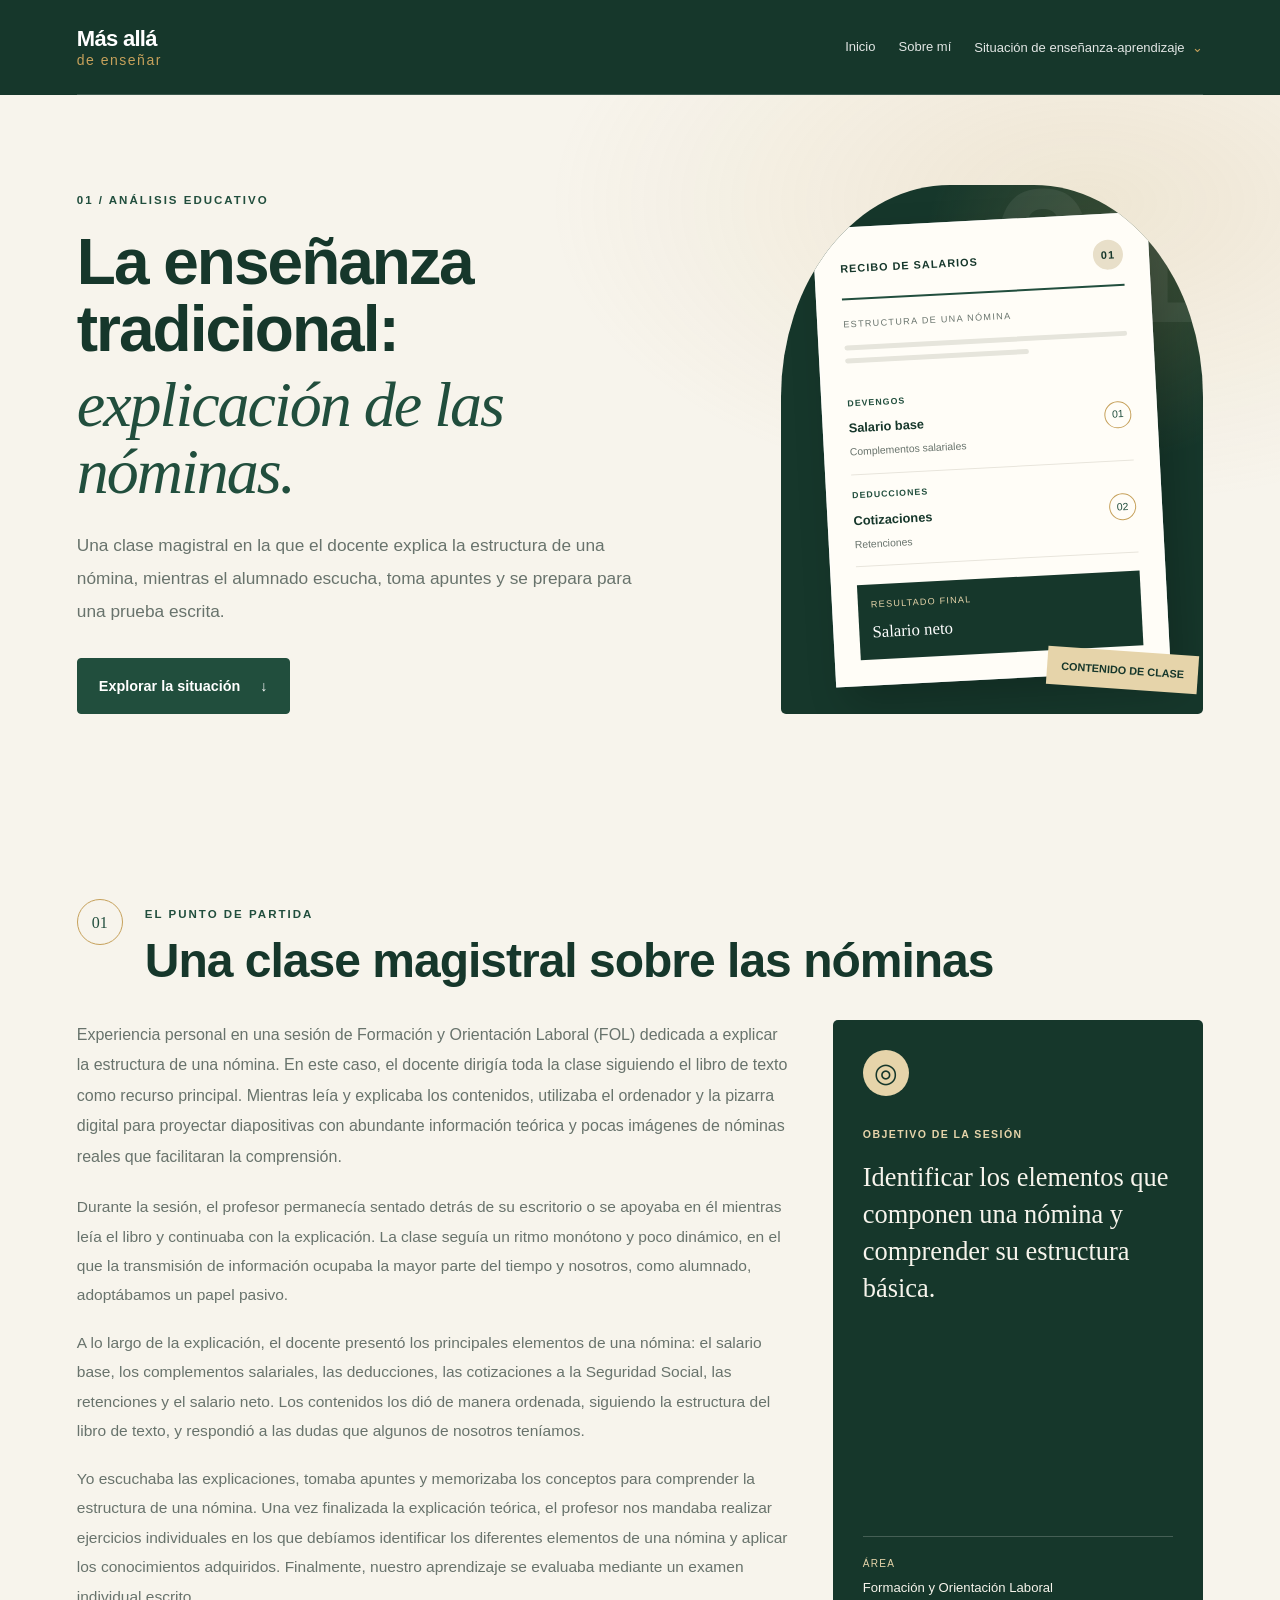
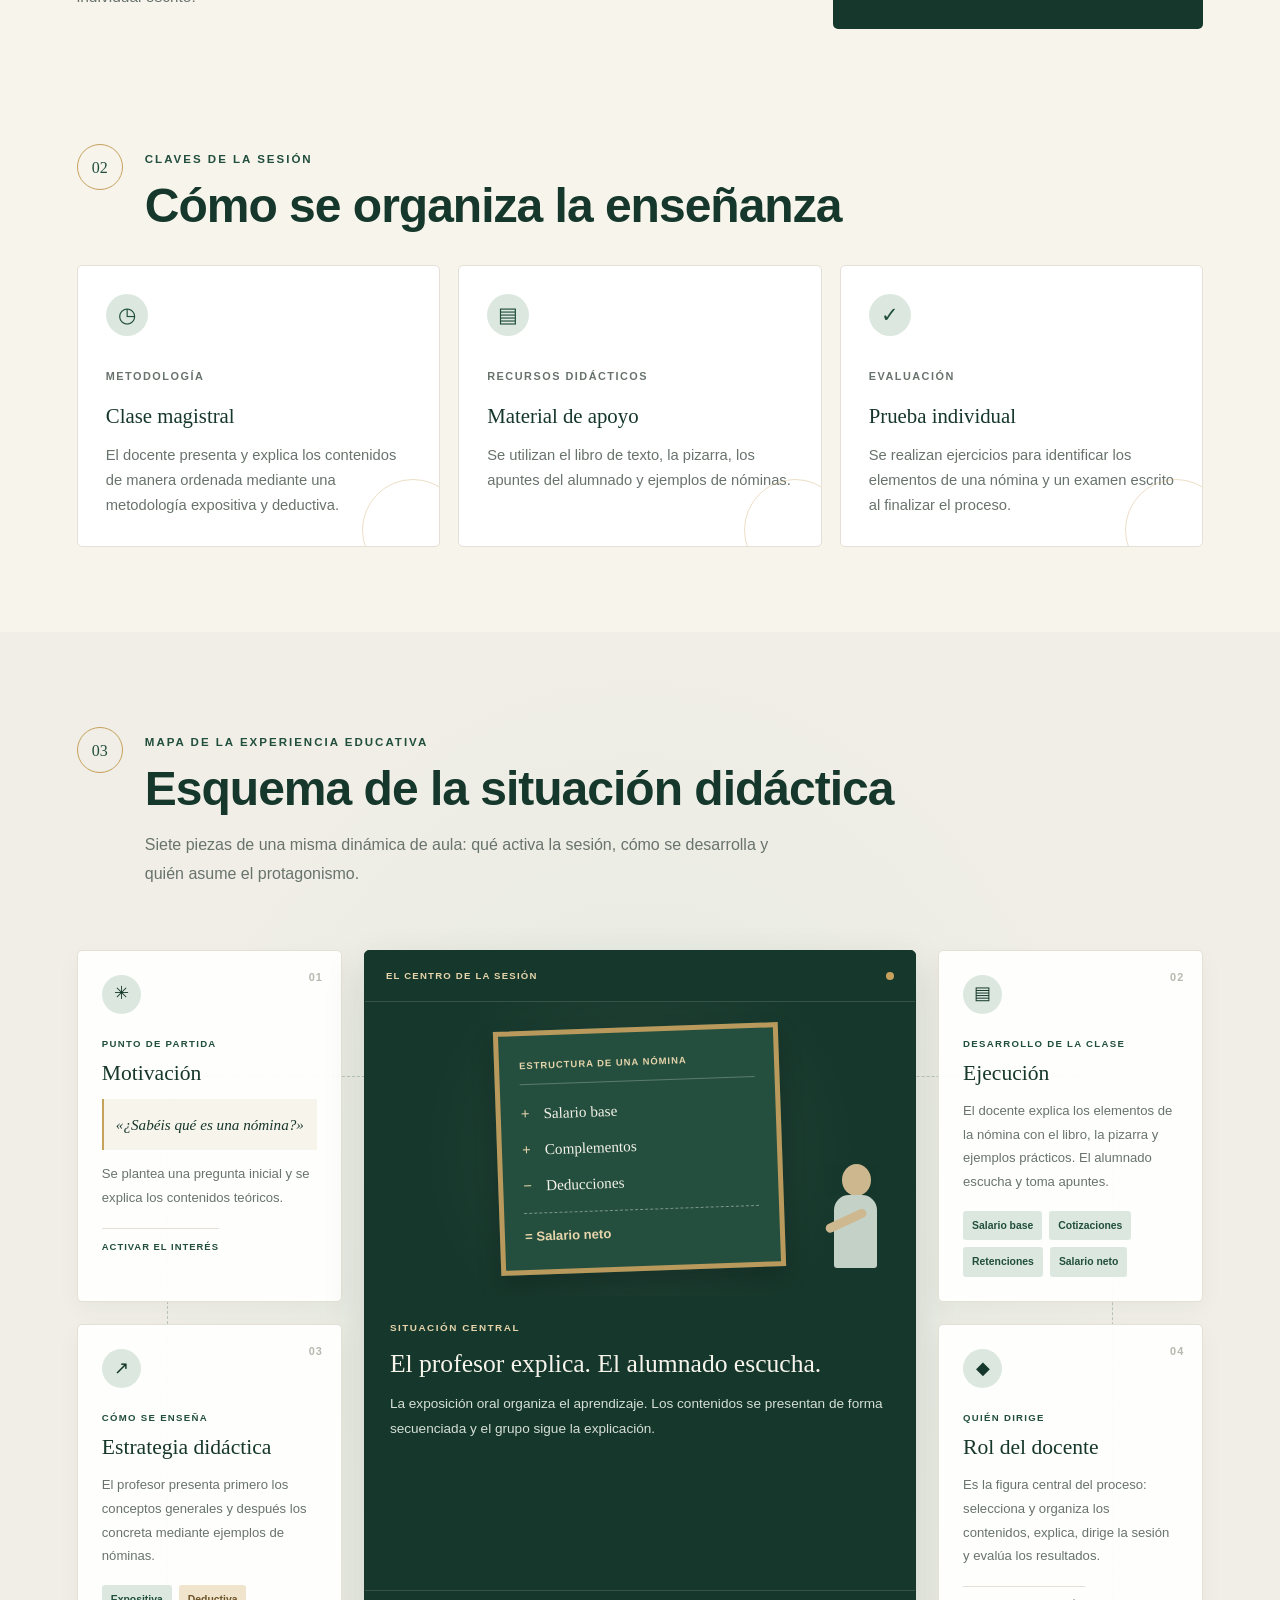
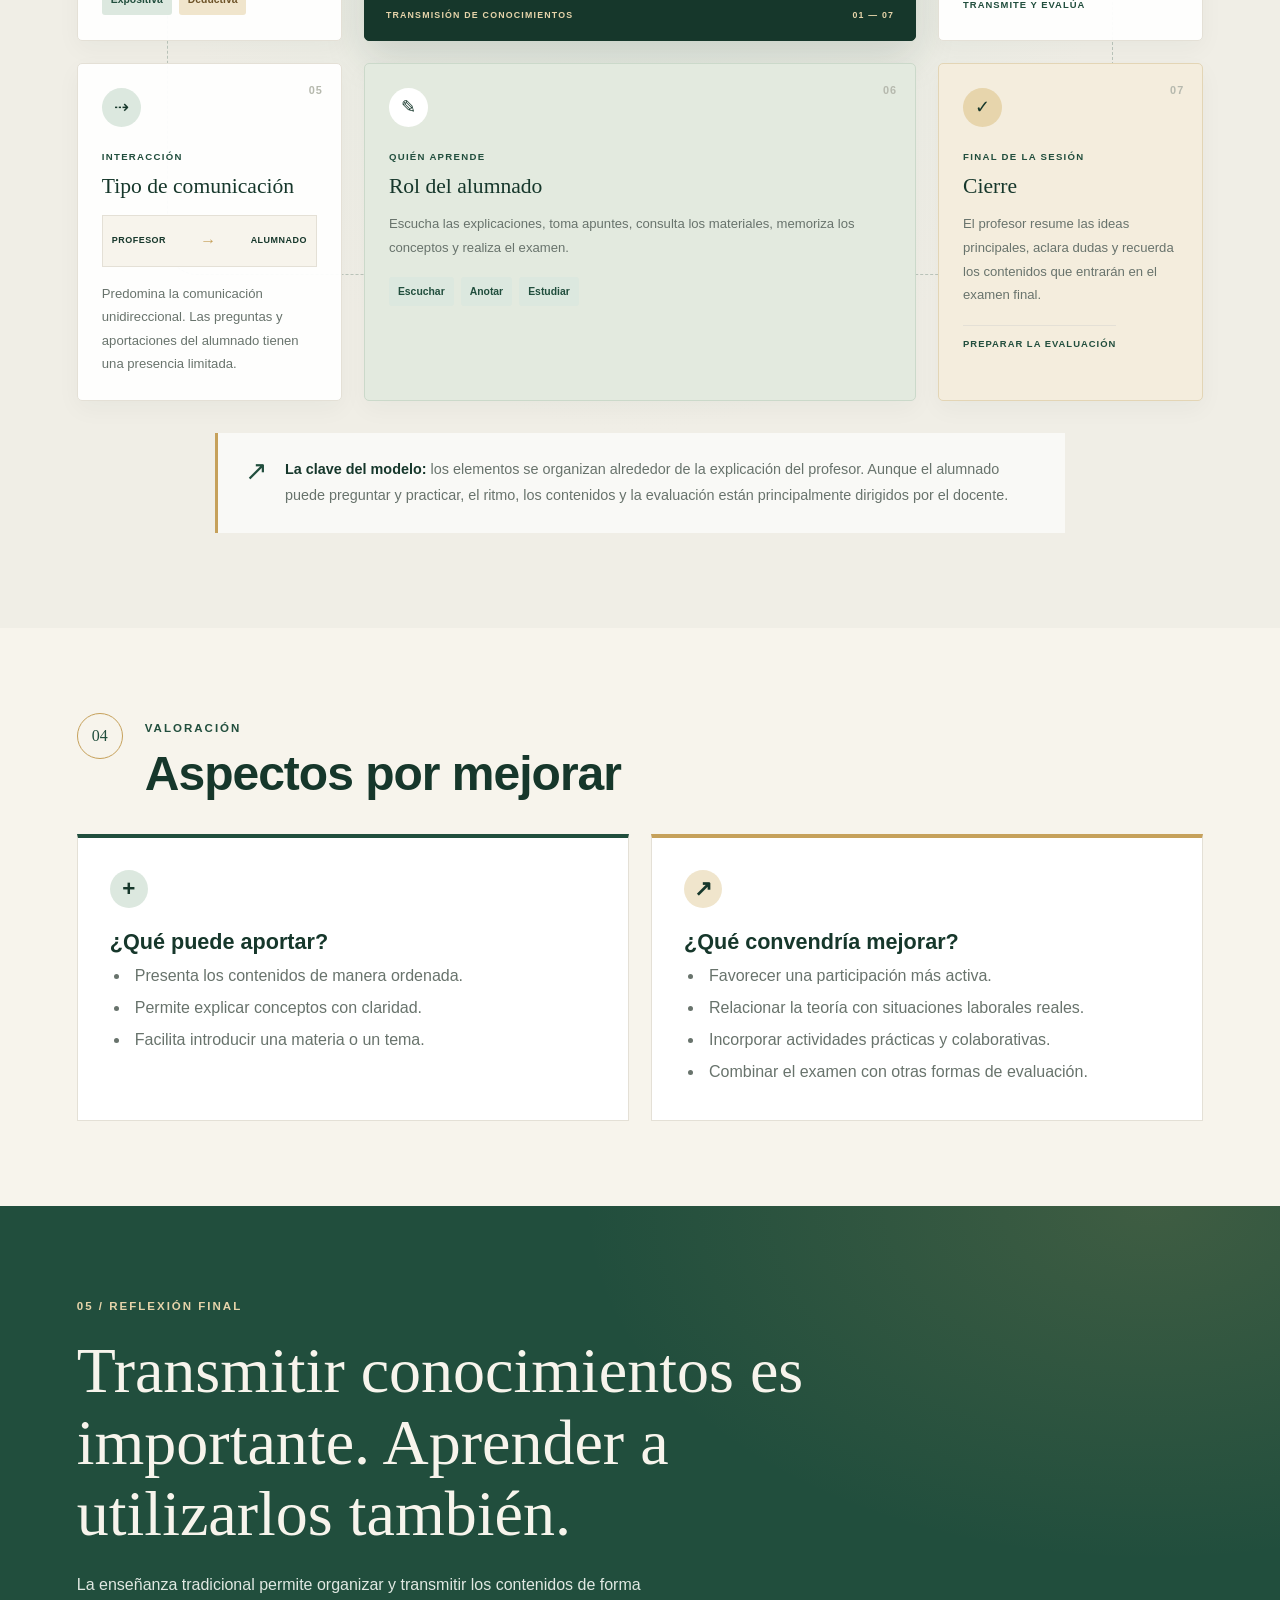
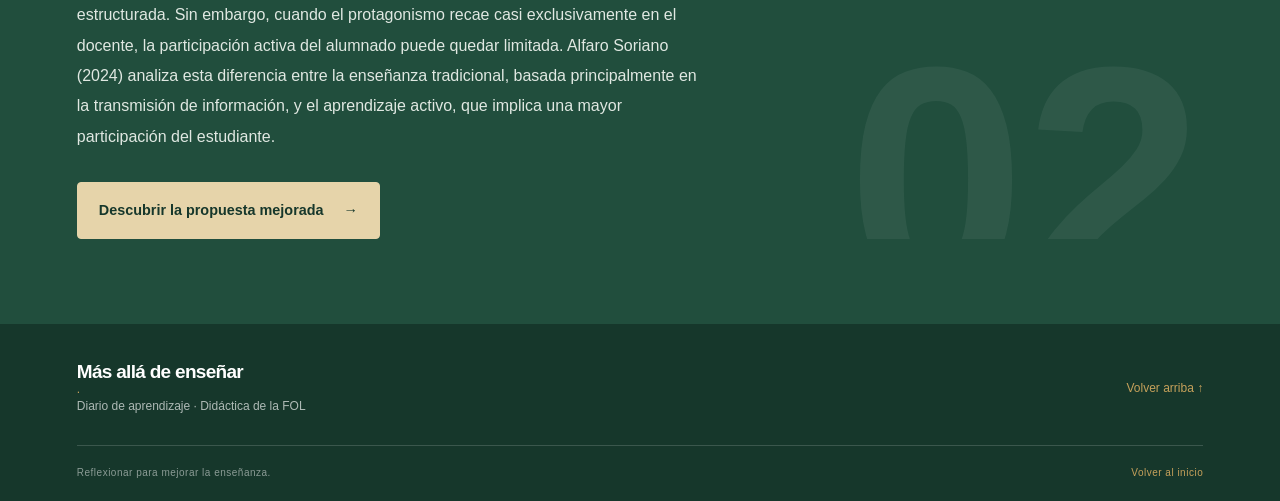
<file: tradicional.html>
<!DOCTYPE html>
<html lang="es">
<head>
    <meta charset="UTF-8">
    <meta name="viewport" content="width=device-width, initial-scale=1.0">

    <title>Situación tradicional | Más allá de enseñar</title>

    <meta name="description"
          content="Análisis visual de una situación de enseñanza tradicional sobre la explicación de las nóminas.">

    <link rel="stylesheet" href="estilos.css">
</head>

<body>


<!-- CABECERA Y MENÚ DE NAVEGACIÓN -->
<header class="cabecera" id="inicio">

    <nav class="nav container" aria-label="Navegación principal">

        <!-- LOGOTIPO -->
        <a class="marca" href="index.html">
            Más allá
            <span>de enseñar</span>
        </a>

        <!-- ENLACES DEL MENÚ -->
        <div class="nav-enlaces">

            <a href="index.html">Inicio</a>
            <a href="index.html#sobre-mi">Sobre mí</a>

            <div class="nav-desplegable">

                <a href="#" class="nav-desplegable-titulo"
                   aria-haspopup="true">
                    Situación de enseñanza-aprendizaje
                    <span aria-hidden="true">⌄</span>
                </a>

                <div class="desplegable-contenido">
                    <a href="tradicional.html">Situación tradicional</a>
                    <a href="propuesta.html">Propuesta mejorada</a>
                </div>

    </nav>

</header>



    <main class="pagina-tradicional pagina-nominas">

        <!-- ======================================
             1. PORTADA
        ======================================= -->

        <section class="portada-tradicional portada-nominas">
            <div class="container portada-interior">

                <div class="portada-texto">
                    <span class="sobrelinea">
                        01 / ANÁLISIS EDUCATIVO
                    </span>

                    <h1>
                        La enseñanza tradicional:
                        <em>explicación de las nóminas.</em>
                    </h1>

                    <p class="portada-descripcion">
                        Una clase magistral en la que el docente explica
                        la estructura de una nómina, mientras el alumnado
                        escucha, toma apuntes y se prepara para una prueba escrita.
                    </p>

                    <a href="#situacion" class="boton-tradicional">
                        Explorar la situación
                        <span aria-hidden="true">↓</span>
                    </a>
                </div>

                <!-- Ilustración de una nómina creada con HTML y CSS -->
                <div class="portada-visual nomina-visual"
                     role="img"
                     aria-label="Representación gráfica de un recibo de salarios">

                    <div class="visual-numero">01</div>

                    <div class="nomina-documento">
                        <div class="nomina-documento-cabecera">
                            <span>RECIBO DE SALARIOS</span>
                            <span class="nomina-sello">01</span>
                        </div>

                        <p class="nomina-documento-subtitulo">
                            ESTRUCTURA DE UNA NÓMINA
                        </p>

                        <div class="nomina-linea nomina-linea-larga"></div>
                        <div class="nomina-linea nomina-linea-media"></div>

                        <div class="nomina-documento-fila">
                            <div>
                                <span>DEVENGOS</span>
                                <strong>Salario base</strong>
                                <small>Complementos salariales</small>
                            </div>
                            <span class="nomina-marca">01</span>
                        </div>

                        <div class="nomina-documento-fila">
                            <div>
                                <span>DEDUCCIONES</span>
                                <strong>Cotizaciones</strong>
                                <small>Retenciones</small>
                            </div>
                            <span class="nomina-marca">02</span>
                        </div>

                        <div class="nomina-documento-total">
                            <span>RESULTADO FINAL</span>
                            <strong>Salario neto</strong>
                        </div>
                    </div>

                    <span class="visual-nota">CONTENIDO DE CLASE</span>
                </div>

            </div>
        </section>


        <!-- ======================================
             2. DESCRIPCIÓN DE LA SITUACIÓN
        ======================================= -->

        <section class="seccion-tradicional container"
                 id="situacion">

            <div class="encabezado-seccion">
                <span class="numero-seccion">01</span>

                <div>
                    <span class="sobrelinea">EL PUNTO DE PARTIDA</span>
                    <h2>Una clase magistral sobre las nóminas</h2>
                </div>
            </div>

            <div class="descripcion-nominas">
                <div class="descripcion-nominas-texto">
                    <p class="texto-intro">
                        Experiencia personal en una sesión de Formación y Orientación Laboral (FOL) 
                        dedicada a explicar la estructura de una nómina.
                        En este caso, el docente dirigía toda la clase siguiendo el libro de texto 
                        como recurso principal. Mientras leía y explicaba los contenidos, utilizaba el ordenador 
                        y la pizarra digital para proyectar diapositivas con abundante información teórica y pocas 
                        imágenes de nóminas reales que facilitaran la comprensión.
                    </p>

                    <p>
                        Durante la sesión, el profesor permanecía sentado detrás de su escritorio 
                        o se apoyaba en él mientras leía el libro y continuaba con la explicación. 
                        La clase seguía un ritmo monótono y poco dinámico, en el que la transmisión 
                        de información ocupaba la mayor parte del tiempo y nosotros, como alumnado, adoptábamos un papel pasivo.
                    </p>

                    <p>
                        A lo largo de la explicación, el docente presentó los principales elementos de una nómina: 
                        el salario base, los complementos salariales, las deducciones, las cotizaciones a la Seguridad Social, 
                        las retenciones y el salario neto. Los contenidos los dió de manera ordenada, siguiendo la estructura 
                        del libro de texto, y respondió a las dudas que algunos de nosotros teníamos. 
                    </p>

                    <p>
                        Yo escuchaba las explicaciones, tomaba apuntes y memorizaba los conceptos para comprender 
                        la estructura de una nómina. Una vez finalizada la explicación teórica, el profesor nos mandaba 
                        realizar ejercicios individuales en los que debíamos identificar los diferentes elementos de una nómina 
                        y aplicar los conocimientos adquiridos. Finalmente, nuestro aprendizaje se evaluaba mediante un examen individual escrito.
                    </p>
                </div>

                <aside class="objetivo-nominas">
                    <span class="objetivo-nominas-icono">◎</span>
                    <span class="objetivo-nominas-etiqueta">
                        OBJETIVO DE LA SESIÓN
                    </span>

                    <h3>
                        Identificar los elementos que componen una nómina
                        y comprender su estructura básica.
                    </h3>

                    <div class="objetivo-nominas-pie">
                        <span>ÁREA</span>
                        <strong>Formación y Orientación Laboral</strong>
                    </div>
                </aside>
            </div>

        </section>


        <!-- ======================================
             3. TRES TARJETAS INFORMATIVAS
        ======================================= -->

        <section class="seccion-tradicional tarjetas-nominas"
                 id="metodologia">

            <div class="container">

                <div class="encabezado-seccion">
                    <span class="numero-seccion">02</span>

                    <div>
                        <span class="sobrelinea">CLAVES DE LA SESIÓN</span>
                        <h2>Cómo se organiza la enseñanza</h2>
                    </div>
                </div>

                <div class="datos-clase">

                    <article class="dato-clase tarjeta-nomina">
                        <span class="dato-icono" aria-hidden="true">◷</span>
                        <span class="dato-titulo">METODOLOGÍA</span>
 
                        <h3>Clase magistral</h3>

                        <p>
                            El docente presenta y explica los contenidos
                            de manera ordenada mediante una metodología
                            expositiva y deductiva.
                        </p>
                    </article>

                    <article class="dato-clase tarjeta-nomina">
                        <span class="dato-icono" aria-hidden="true">▤</span>
                        <span class="dato-titulo">RECURSOS DIDÁCTICOS</span>

                        <h3>Material de apoyo</h3>

                        <p>
                            Se utilizan el libro de texto, la pizarra,
                            los apuntes del alumnado y ejemplos de nóminas.
                        </p>
                    </article>

                    <article class="dato-clase tarjeta-nomina">
                        <span class="dato-icono" aria-hidden="true">✓</span>
                        <span class="dato-titulo">EVALUACIÓN</span>

                        <h3>Prueba individual</h3>

                        <p>
                            Se realizan ejercicios para identificar
                            los elementos de una nómina y un examen
                            escrito al finalizar el proceso.
                        </p>
                    </article>

                </div>
            </div>
        </section>


        <!-- ======================================
             4. RADIOGRAFÍA DE LA SITUACIÓN DIDÁCTICA
        ======================================= -->

        <section class="radiografia-nominas" id="radiografia">

            <div class="container">

                <div class="encabezado-seccion encabezado-radiografia">
                    <span class="numero-seccion">03</span>

                    <div>
                        <span class="sobrelinea">
                            MAPA DE LA EXPERIENCIA EDUCATIVA
                        </span>

                        <h2>Esquema de la situación didáctica</h2>

                        <p class="radiografia-intro">
                            Siete piezas de una misma dinámica de aula:
                            qué activa la sesión, cómo se desarrolla
                            y quién asume el protagonismo.
                        </p>
                    </div>
                </div>


                <!-- Mapa visual asimétrico -->
                <div class="mapa-didactico">

                    <!-- Zona superior: motivación -->
                    <article class="bloque-mapa bloque-motivacion">
                        <span class="bloque-numero">01</span>
                        <span class="bloque-icono" aria-hidden="true">✳</span>
                        <span class="bloque-categoria">PUNTO DE PARTIDA</span>

                        <h3>Motivación</h3>

                        <p class="bloque-pregunta">
                            «¿Sabéis qué es una nómina?»
                        </p>

                        <p>
                            Se plantea una pregunta inicial
                            y se explica los contenidos teóricos. 
                        </p>

                        <span class="bloque-etiqueta">
                            ACTIVAR EL INTERÉS
                        </span>
                    </article>


                    <!-- Zona central: núcleo de la clase -->
                    <div class="nucleo-didactico">

                        <div class="nucleo-cabecera">
                            <span>EL CENTRO DE LA SESIÓN</span>
                            <span class="nucleo-punto"></span>
                        </div>

                        <div class="nucleo-ilustracion">

                            <div class="pizarra-didactica">
                                <span>ESTRUCTURA DE UNA NÓMINA</span>

                                <div class="pizarra-renglon">
                                    <span>+</span> Salario base
                                </div>

                                <div class="pizarra-renglon">
                                    <span>+</span> Complementos
                                </div>

                                <div class="pizarra-renglon">
                                    <span>−</span> Deducciones
                                </div>

                                <div class="pizarra-resultado">
                                    = Salario neto
                                </div>
                            </div>

                            <div class="profesor-dibujo">
                                <div class="profesor-cabeza"></div>
                                <div class="profesor-cuerpo"></div>
                                <div class="profesor-brazo"></div>
                            </div>

                        </div>

                        <div class="nucleo-texto">
                            <span class="nucleo-etiqueta">
                                SITUACIÓN CENTRAL
                            </span>

                            <h3>El profesor explica. El alumnado escucha.</h3>

                            <p>
                                La exposición oral organiza el aprendizaje.
                                Los contenidos se presentan de forma
                                secuenciada y el grupo sigue la explicación.
                            </p>
                        </div>

                        <div class="nucleo-pie">
                            <span>TRANSMISIÓN DE CONOCIMIENTOS</span>
                            <span>01 — 07</span>
                        </div>

                    </div>


                    <!-- Zona central: ejecución -->
                    <article class="bloque-mapa bloque-ejecucion">
                        <span class="bloque-numero">02</span>
                        <span class="bloque-icono" aria-hidden="true">▤</span>
                        <span class="bloque-categoria">DESARROLLO DE LA CLASE</span>

                        <h3>Ejecución</h3>

                        <p>
                            El docente explica los elementos de la nómina
                            con el libro, la pizarra y ejemplos prácticos.
                            El alumnado escucha y toma apuntes.
                        </p>

                        <div class="mini-contenidos">
                            <span>Salario base</span>
                            <span>Cotizaciones</span>
                            <span>Retenciones</span>
                            <span>Salario neto</span>
                        </div>
                    </article>


                    <!-- Zona central: estrategia -->
                    <article class="bloque-mapa bloque-estrategia">
                        <span class="bloque-numero">03</span>
                        <span class="bloque-icono" aria-hidden="true">↗</span>
                        <span class="bloque-categoria">CÓMO SE ENSEÑA</span>

                        <h3>Estrategia didáctica</h3>

                        <p>
                            El profesor presenta primero los conceptos
                            generales y después los concreta mediante
                            ejemplos de nóminas.
                        </p>

                        <div class="etiquetas-estrategia">
                            <span>Expositiva</span>
                            <span>Deductiva</span>
                        </div>
                    </article>


                    <!-- Zona central: rol del docente -->
                    <article class="bloque-mapa bloque-docente">
                        <span class="bloque-numero">04</span>
                        <span class="bloque-icono" aria-hidden="true">◆</span>
                        <span class="bloque-categoria">QUIÉN DIRIGE</span>

                        <h3>Rol del docente</h3>

                        <p>
                            Es la figura central del proceso: selecciona
                            y organiza los contenidos, explica, dirige
                            la sesión y evalúa los resultados.
                        </p>

                        <span class="bloque-etiqueta">
                            TRANSMITE Y EVALÚA
                        </span>
                    </article>


                    <!-- Zona inferior: comunicación -->
                    <article class="bloque-mapa bloque-comunicacion">
                        <span class="bloque-numero">05</span>
                        <span class="bloque-icono" aria-hidden="true">⇢</span>
                        <span class="bloque-categoria">INTERACCIÓN</span>

                        <h3>Tipo de comunicación</h3>

                        <div class="comunicacion-mini">
                            <span>PROFESOR</span>
                            <b aria-hidden="true">→</b>
                            <span>ALUMNADO</span>
                        </div>

                        <p>
                            Predomina la comunicación unidireccional.
                            Las preguntas y aportaciones del alumnado
                            tienen una presencia limitada.
                        </p>
                    </article>


                    <!-- Zona inferior: rol del alumnado -->
                    <article class="bloque-mapa bloque-alumnado">
                        <span class="bloque-numero">06</span>
                        <span class="bloque-icono" aria-hidden="true">✎</span>
                        <span class="bloque-categoria">QUIÉN APRENDE</span>

                        <h3>Rol del alumnado</h3>

                        <p>
                            Escucha las explicaciones, toma apuntes,
                            consulta los materiales, memoriza los
                            conceptos y realiza el examen.
                        </p>

                        <div class="alumnado-acciones">
                            <span>Escuchar</span>
                            <span>Anotar</span>
                            <span>Estudiar</span>
                        </div>
                    </article>


                    <!-- Zona inferior: cierre -->
                    <article class="bloque-mapa bloque-cierre">
                        <span class="bloque-numero">07</span>
                        <span class="bloque-icono" aria-hidden="true">✓</span>
                        <span class="bloque-categoria">FINAL DE LA SESIÓN</span>

                        <h3>Cierre</h3>

                        <p>
                            El profesor resume las ideas principales,
                            aclara dudas y recuerda los contenidos
                            que entrarán en el examen final.
                        </p>

                        <span class="bloque-etiqueta">
                            PREPARAR LA EVALUACIÓN
                        </span>
                    </article>

                </div>


                <!-- Lectura general de la infografía -->
                <div class="lectura-mapa">
                    <span class="lectura-mapa-simbolo">↗</span>

                    <p>
                        <strong>La clave del modelo:</strong>
                        los elementos se organizan alrededor de la
                        explicación del profesor. Aunque el alumnado
                        puede preguntar y practicar, el ritmo, los
                        contenidos y la evaluación están principalmente
                        dirigidos por el docente.
                    </p>
                </div>

            </div>
        </section>


        <!-- ======================================
             5. VALORACIÓN CRÍTICA
        ======================================= -->

        <section class="seccion-tradicional container">

            <div class="encabezado-seccion">
                <span class="numero-seccion">04</span>

                <div>
                    <span class="sobrelinea">VALORACIÓN</span>
                    <h2>Aspectos por mejorar</h2>
                </div>
            </div>

            <div class="balance-grid">

                <article class="balance-tarjeta balance-positivo">
                    <span class="balance-icono">+</span>

                    <h3>¿Qué puede aportar?</h3>

                    <ul>
                        <li>Presenta los contenidos de manera ordenada.</li>
                        <li>Permite explicar conceptos con claridad.</li>
                        <li>Facilita introducir una materia o un tema.</li>
                    </ul>
                </article>

                <article class="balance-tarjeta balance-mejora">
                    <span class="balance-icono">↗</span>

                    <h3>¿Qué convendría mejorar?</h3>

                    <ul>
                        <li>Favorecer una participación más activa.</li>
                        <li>Relacionar la teoría con situaciones laborales reales.</li>
                        <li>Incorporar actividades prácticas y colaborativas.</li>
                        <li>Combinar el examen con otras formas de evaluación.</li>
                    </ul>
                </article>

            </div>

        </section>


        <!-- ======================================
             6. CONCLUSIÓN
        ======================================= -->

        <section class="cierre-tradicional" id="conclusion">
            <div class="container cierre-interior">

                <span class="sobrelinea">05 / REFLEXIÓN FINAL</span>

                <h2>
                    Transmitir conocimientos es importante.
                    Aprender a utilizarlos también.
                </h2>

                <p>
                    La enseñanza tradicional permite organizar y transmitir
                    los contenidos de forma estructurada. Sin embargo,
                    cuando el protagonismo recae casi exclusivamente en
                    el docente, la participación activa del alumnado puede
                    quedar limitada. Alfaro Soriano (2024) analiza esta diferencia 
                    entre la enseñanza tradicional, basada principalmente en la 
                    transmisión de información, y el aprendizaje activo, que implica 
                    una mayor participación del estudiante.
                </p>

                <a href="propuesta.html"
                   class="boton-tradicional boton-claro">
                    Descubrir la propuesta mejorada
                    <span aria-hidden="true">→</span>
                </a>

                <span class="cierre-numero">02</span>
            </div>
        </section>

    </main>


    <!-- PIE DE PÁGINA -->
    <footer class="footer">
        <div class="footer-interior container">

            <div>
                <a href="index.html" class="marca marca-footer">
                    Más allá de enseñar<span>.</span>
                </a>

                <p>Diario de aprendizaje · Didáctica de la FOL</p>
            </div>

            <a href="#" class="volver">Volver arriba ↑</a>
        </div>

        <div class="footer-inferior container">
            <span>Reflexionar para mejorar la enseñanza.</span>
            <a href="index.html">Volver al inicio</a>
        </div>
    </footer>

</body>
</html>
</file>
<file: estilos.css>
/* =========================================================
   ESTILOS GENERALES COMPARTIDOS POR TODAS LAS PÁGINAS
   Variables de color, ajustes básicos y elementos comunes
   ========================================================= */

:root {
    --verde: #214e3d;
    --verde-oscuro: #16372b;
    --verde-claro: #dce8df;
    --crema: #f7f4ec;
    --blanco: #ffffff;
    --dorado: #c6a15b;
    --texto: #28352e;
    --texto-suave: #68736c;
    --borde: #e4e0d6;
    --sombra: 0 12px 35px rgba(22, 55, 43, 0.08);
}

* {
    margin: 0;
    padding: 0;
    box-sizing: border-box;
}

html {
    scroll-behavior: smooth;
    scroll-padding-top: 25px;
}

body {
    font-family: Arial, Helvetica, sans-serif;
    background-color: var(--crema);
    color: var(--texto);
    line-height: 1.7;
}

a {
    color: inherit;
    text-decoration: none;
}

p {
    margin-bottom: 16px;
}

.container {
    width: 88%;
    max-width: 1180px;
    margin: 0 auto;
}

/* =========================================================
   INICIO DE LOS ESTILOS DE index.html
   Página principal: menú, portada, presentación y pie
   ========================================================= */

.hero {
    min-height: 650px;
    position: relative;
    overflow: visible;
    background-color: var(--verde-oscuro);
    color: var(--blanco);
}

/* Menú original */

.nav {
    min-height: 95px;
    display: flex;
    align-items: center;
    justify-content: space-between;
    gap: 30px;
    border-bottom: 1px solid rgba(255, 255, 255, 0.16);
}

.marca {
    display: inline-flex;
    flex-direction: column;
    color: var(--blanco);
    font-size: 22px;
    font-weight: 800;
    line-height: 1.15;
    letter-spacing: -0.7px;
    flex-shrink: 0;
}

.marca span {
    color: var(--dorado);
    font-size: 14px;
    font-weight: 400;
    letter-spacing: 1.5px;
}

.nav-enlaces {
    display: flex;
    align-items: center;
    gap: 23px;
}

.nav-enlaces > a {
    color: rgba(255, 255, 255, 0.88);
    font-size: 13px;
    transition: color 0.3s ease;
}

.nav-enlaces > a:hover {
    color: var(--dorado);
}

/* Menú desplegable original */

.nav-desplegable {
    position: relative;
    padding: 20px 0;
}

.nav-desplegable-titulo {
    display: inline-block;
    color: rgba(255, 255, 255, 0.88);
    font-size: 13px;
    white-space: nowrap;
    transition: color 0.3s ease;
}

.nav-desplegable-titulo:hover {
    color: var(--dorado);
}

.nav-desplegable-titulo span {
    color: var(--dorado);
    margin-left: 4px;
}

.desplegable-contenido {
    display: none;
    position: absolute;
    top: 100%;
    left: 0;
    min-width: 230px;
    background-color: var(--blanco);
    border: 1px solid var(--borde);
    border-radius: 7px;
    box-shadow: var(--sombra);
    overflow: hidden;
    z-index: 100;
}

.desplegable-contenido a {
    display: block;
    padding: 13px 17px;
    color: var(--verde-oscuro);
    font-size: 13px;
    transition: background-color 0.3s ease;
}

.desplegable-contenido a:hover,
.desplegable-contenido a:focus {
    background-color: var(--verde-claro);
}

.nav-desplegable:hover .desplegable-contenido,
.nav-desplegable:focus-within .desplegable-contenido {
    display: block;
}

/* Contenido de la cabecera original */

.hero-contenido {
    padding-top: 115px;
    padding-bottom: 120px;
}

.etiqueta {
    color: var(--dorado);
    font-size: 11px;
    font-weight: 700;
    letter-spacing: 2px;
    text-transform: uppercase;
    margin-bottom: 18px;
}

.hero h1 {
    max-width: 850px;
    font-family: Georgia, "Times New Roman", serif;
    font-size: clamp(40px, 5.5vw, 72px);
    line-height: 1.12;
    font-weight: 400;
    letter-spacing: -1.8px;
    margin-bottom: 25px;
}

.hero h1 span {
    color: var(--dorado);
    font-style: italic;
}

.hero-texto {
    max-width: 570px;
    color: rgba(255, 255, 255, 0.78);
    font-size: 16px;
    margin-bottom: 30px;
}

.boton {
    display: inline-flex;
    align-items: center;
    gap: 20px;
    padding: 13px 21px;
    border: 1px solid var(--dorado);
    border-radius: 4px;
    color: var(--blanco);
    font-size: 13px;
    transition: background-color 0.3s ease, color 0.3s ease;
}

.boton:hover {
    background-color: var(--dorado);
    color: var(--verde-oscuro);
}

.hero-decoracion {
    position: absolute;
    right: 6%;
    bottom: 25px;
    color: rgba(255, 255, 255, 0.35);
    font-size: 10px;
    letter-spacing: 3px;
    text-align: right;
}

/* Secciones originales */

.seccion {
    padding-top: 100px;
    padding-bottom: 100px;
}

.seccion-intro {
    max-width: 740px;
    margin-bottom: 40px;
}

.seccion-intro .etiqueta {
    color: var(--verde);
}

.seccion-intro h2 {
    color: var(--verde-oscuro);
    font-family: Georgia, "Times New Roman", serif;
    font-size: clamp(32px, 4vw, 47px);
    line-height: 1.2;
    font-weight: 400;
    letter-spacing: -1px;
    margin-bottom: 15px;
}

.bajada {
    color: var(--texto-suave);
    font-size: 15px;
    max-width: 680px;
}

.tarjeta {
    background-color: var(--blanco);
    padding: 35px;
    border: 1px solid var(--borde);
    border-radius: 8px;
    box-shadow: var(--sombra);
}

.tarjeta h3 {
    color: var(--verde-oscuro);
    font-family: Georgia, "Times New Roman", serif;
    font-size: 26px;
    font-weight: 400;
    line-height: 1.3;
    margin-bottom: 18px;
}

.tarjeta p {
    color: var(--texto-suave);
    font-size: 14px;
}

/* Presentación personal original */

.presentacion {
    display: grid;
    grid-template-columns: 1fr 1fr;
    gap: 25px;
}

.presentacion .seccion-intro {
    grid-column: 1 / -1;
    margin-bottom: 5px;
}

.presentacion-texto,
.proposito {
    height: 100%;
}

.icono {
    display: flex;
    align-items: center;
    justify-content: center;
    width: 43px;
    height: 43px;
    margin-bottom: 20px;
    border-radius: 50%;
    background-color: var(--verde-claro);
    color: var(--verde);
    font-size: 23px;
}

.proposito {
    background-color: var(--verde);
    border-color: var(--verde);
}

.proposito .etiqueta {
    color: var(--dorado);
}

.proposito h3 {
    color: var(--blanco);
}

.proposito p:not(.etiqueta) {
    color: rgba(255, 255, 255, 0.8);
}

.palabras-clave {
    display: flex;
    flex-wrap: wrap;
    gap: 8px;
    margin-top: 25px;
}

.palabras-clave span {
    padding: 6px 11px;
    border: 1px solid rgba(255, 255, 255, 0.3);
    border-radius: 30px;
    color: var(--blanco);
    font-size: 11px;
}

/* Pregunta destacada original */

.franja {
    padding: 80px 0;
    background-color: #e9e5d9;
    border-top: 1px solid var(--borde);
    border-bottom: 1px solid var(--borde);
}

.franja-interior {
    max-width: 900px;
    text-align: center;
}

.franja .etiqueta {
    color: var(--verde);
}

.franja blockquote {
    color: var(--verde-oscuro);
    font-family: Georgia, "Times New Roman", serif;
    font-size: clamp(25px, 3.5vw, 39px);
    line-height: 1.4;
    font-style: italic;
}

.pregunta-decoracion {
    margin-top: 25px;
    color: var(--dorado);
    font-size: 25px;
}

/* Pie de página original */

.footer {
    padding: 35px 0 20px;
    background-color: var(--verde-oscuro);
    color: var(--blanco);
}

.footer-interior {
    display: flex;
    align-items: center;
    justify-content: space-between;
    gap: 25px;
    padding-bottom: 28px;
}

.footer-interior p {
    margin-bottom: 0;
    color: rgba(255, 255, 255, 0.65);
    font-size: 12px;
}

.marca-footer {
    font-size: 19px;
}

.marca-footer span {
    font-size: 12px;
}

.volver {
    color: var(--dorado);
    font-size: 12px;
    white-space: nowrap;
    transition: color 0.3s ease;
}

.volver:hover {
    color: var(--blanco);
}

.footer-inferior {
    display: flex;
    justify-content: space-between;
    gap: 20px;
    padding-top: 18px;
    border-top: 1px solid rgba(255, 255, 255, 0.16);
    color: rgba(255, 255, 255, 0.5);
    font-size: 10px;
    letter-spacing: 0.5px;
}

.footer-inferior a {
    color: var(--dorado);
    transition: color 0.3s ease;
}

.footer-inferior a:hover {
    color: var(--blanco);
}

/* =========================================================
   INICIO DE LOS ESTILOS DE tradicional.html
   Estructura, navegación y contenido de la situación tradicional
   ========================================================= */

.pagina-tradicional {
    overflow: hidden;
    background: var(--crema);
}

.navegacion {
    display: flex;
    align-items: center;
    justify-content: space-between;
    gap: 24px;
    padding-top: 20px;
    padding-bottom: 20px;
}

.navegacion .marca {
    flex-shrink: 0;
    color: var(--verde-oscuro);
    text-decoration: none;
    font-weight: 800;
    font-size: 1.1rem;
}

.navegacion .marca span,
.footer .marca-footer span {
    color: var(--dorado);
}

.navegacion .nav-enlaces {
    display: flex;
    align-items: center;
    flex-wrap: wrap;
    gap: 20px;
}

.navegacion .nav-enlaces > a,
.navegacion .nav-desplegable-titulo {
    color: var(--texto);
    text-decoration: none;
    font-size: 0.84rem;
    transition: color 0.2s ease;
}

.navegacion .nav-enlaces > a:hover,
.navegacion .nav-desplegable-titulo:hover {
    color: var(--dorado);
}

.navegacion .nav-desplegable {
    position: relative;
    padding: 0;
}

.navegacion .desplegable-contenido {
    position: absolute;
    top: 100%;
    left: 0;
    min-width: 210px;
    padding: 10px;
    background: var(--blanco);
    border: 1px solid var(--borde);
    border-radius: 12px;
    box-shadow: var(--sombra);
    display: none;
}

.navegacion .nav-desplegable:hover .desplegable-contenido,
.navegacion .nav-desplegable:focus-within .desplegable-contenido {
    display: block;
}

.navegacion .desplegable-contenido a {
    display: block;
    padding: 11px;
    color: var(--texto);
    text-decoration: none;
    border-radius: 7px;
    font-size: 0.85rem;
}

.navegacion .desplegable-contenido a:hover {
    background: var(--verde-claro);
}

/* Portada editorial */

.portada-tradicional {
    position: relative;
    padding: 90px 0 100px;
    background:
        radial-gradient(ellipse at 85% 20%, rgba(198, 161, 91, 0.17), transparent 32%),
        var(--crema);
}

.portada-interior {
    display: grid;
    grid-template-columns: 1.2fr 0.8fr;
    align-items: center;
    gap: 70px;
}

.sobrelinea {
    display: inline-block;
    margin-bottom: 18px;
    color: var(--verde);
    font-size: 0.72rem;
    font-weight: 800;
    letter-spacing: 2px;
    text-transform: uppercase;
}

.portada-texto h1 {
    max-width: 700px;
    margin: 0 0 24px;
    color: var(--verde-oscuro);
    font-size: clamp(3rem, 6vw, 5.6rem);
    line-height: 0.99;
    letter-spacing: -3px;
}

.portada-texto h1 em {
    color: var(--verde);
    font-family: Georgia, "Times New Roman", serif;
    font-weight: 400;
}

.portada-descripcion {
    max-width: 540px;
    color: var(--texto-suave);
    font-size: 1.08rem;
    line-height: 1.9;
    margin-bottom: 30px;
}

.boton-tradicional {
    display: inline-flex;
    align-items: center;
    gap: 20px;
    padding: 15px 21px;
    color: var(--blanco);
    background: var(--verde);
    border: 1px solid var(--verde);
    border-radius: 4px;
    text-decoration: none;
    font-weight: 700;
    font-size: 0.9rem;
    transition: transform 0.2s ease, background 0.2s ease;
}

.boton-tradicional:hover {
    transform: translateY(-3px);
    background: var(--verde-oscuro);
}

/* Elemento gráfico de la portada */

.portada-visual {
    position: relative;
    min-height: 400px;
    display: flex;
    align-items: center;
    justify-content: center;
    overflow: hidden;
    background: var(--verde-oscuro);
    border-radius: 48% 48% 5px 5px;
    color: var(--crema);
}

.visual-numero {
    position: absolute;
    top: -45px;
    right: -5px;
    color: rgba(255, 255, 255, 0.07);
    font-size: 14rem;
    font-weight: 800;
    line-height: 1;
}

.visual-contenido {
    position: relative;
    z-index: 1;
    width: 72%;
}

.visual-etiqueta {
    color: #e1c78e;
    font-size: 0.7rem;
    letter-spacing: 2px;
}

.visual-linea {
    width: 50px;
    height: 3px;
    margin: 25px 0;
    background: var(--dorado);
}

.visual-contenido p {
    margin: 9px 0;
    font-family: Georgia, "Times New Roman", serif;
    font-size: clamp(1.8rem, 3vw, 2.8rem);
    line-height: 1.2;
}

.visual-nota {
    position: absolute;
    right: 20px;
    bottom: 20px;
    padding: 10px 14px;
    color: var(--verde-oscuro);
    background: #e6d4aa;
    font-size: 0.8rem;
    font-weight: 700;
    transform: rotate(-4deg);
}

/* Apartados de la página tradicional */

.seccion-tradicional {
    padding-top: 85px;
    padding-bottom: 85px;
}

.encabezado-seccion {
    display: flex;
    align-items: flex-start;
    gap: 22px;
    margin-bottom: 32px;
}

.numero-seccion {
    display: flex;
    flex-shrink: 0;
    align-items: center;
    justify-content: center;
    width: 46px;
    height: 46px;
    color: var(--verde);
    border: 1px solid var(--dorado);
    border-radius: 50%;
    font-family: Georgia, "Times New Roman", serif;
    font-size: 1rem;
}

.encabezado-seccion .sobrelinea {
    margin-bottom: 8px;
}

.encabezado-seccion h2,
.seccion-comunicacion h2 {
    margin: 0;
    color: var(--verde-oscuro);
    font-size: clamp(2rem, 4vw, 3rem);
    line-height: 1.15;
    letter-spacing: -1px;
}

.texto-intro {
    max-width: 780px;
    margin: 0 0 35px 68px;
    color: var(--texto-suave);
    line-height: 1.9;
    font-size: 1rem;
}

.texto-intro strong {
    color: var(--verde-oscuro);
}

/* Tarjetas de contexto */

.datos-clase {
    display: grid;
    grid-template-columns: repeat(3, minmax(0, 1fr));
    gap: 18px;
}

.dato-clase {
    padding: 28px;
    background: var(--blanco);
    border: 1px solid var(--borde);
    border-radius: 5px;
    transition: transform 0.25s ease, box-shadow 0.25s ease;
}

.dato-clase:hover {
    transform: translateY(-5px);
    box-shadow: var(--sombra);
}

.dato-icono {
    display: flex;
    align-items: center;
    justify-content: center;
    width: 42px;
    height: 42px;
    margin-bottom: 25px;
    color: var(--verde);
    background: var(--verde-claro);
    border-radius: 50%;
    font-size: 1.2rem;
}

.dato-titulo {
    color: var(--texto-suave);
    font-size: 0.68rem;
    font-weight: 800;
    letter-spacing: 1.5px;
}

.dato-clase h3 {
    margin: 10px 0;
    color: var(--verde-oscuro);
    font-size: 1.3rem;
}

.dato-clase p {
    margin: 0;
    color: var(--texto-suave);
    font-size: 0.92rem;
    line-height: 1.7;
}

/* Línea temporal */

.seccion-proceso {
    padding: 85px 0;
    color: var(--crema);
    background: var(--verde-oscuro);
}

.encabezado-claro h2 {
    color: var(--crema);
}

.encabezado-claro .sobrelinea,
.texto-intro-claro {
    color: #d1dcd4;
}

.encabezado-claro .numero-seccion {
    color: #e1c78e;
}

.linea-tiempo {
    position: relative;
    display: grid;
    grid-template-columns: repeat(4, minmax(0, 1fr));
    gap: 20px;
    margin-top: 55px;
}

.linea-tiempo::before {
    position: absolute;
    top: 24px;
    right: 8%;
    left: 8%;
    height: 1px;
    background: rgba(230, 212, 170, 0.5);
    content: "";
}

.paso-tiempo {
    position: relative;
    z-index: 1;
}

.paso-numero {
    display: flex;
    align-items: center;
    justify-content: center;
    width: 48px;
    height: 48px;
    margin-bottom: 25px;
    color: var(--verde-oscuro);
    background: #e6d4aa;
    border-radius: 50%;
    font-weight: 800;
}

.paso-etiqueta {
    color: #e1c78e;
    font-size: 0.7rem;
    font-weight: 800;
    letter-spacing: 1.5px;
}

.paso-contenido h3 {
    margin: 12px 0;
    font-size: 1.25rem;
    color: var(--blanco);
}

.paso-contenido p {
    color: #d1dcd4;
    font-size: 0.92rem;
    line-height: 1.8;
}

/* Comparación de roles */

.roles-grid {
    display: grid;
    grid-template-columns: repeat(2, minmax(0, 1fr));
    gap: 22px;
}

.rol-tarjeta {
    padding: 35px;
    border-radius: 5px;
}

.rol-profesor {
    background: var(--verde-oscuro);
    color: var(--crema);
}

.rol-alumnado {
    background: #e8e1d2;
    color: var(--texto);
}

.rol-etiqueta {
    font-size: 0.7rem;
    font-weight: 800;
    letter-spacing: 1.5px;
}

.rol-profesor .rol-etiqueta {
    color: #e1c78e;
}

.rol-alumnado .rol-etiqueta {
    color: var(--verde);
}

.rol-tarjeta h3 {
    margin: 14px 0;
    font-size: 1.8rem;
}

.rol-frase {
    padding: 14px 0;
    margin: 0 0 20px;
    border-top: 1px solid rgba(128, 128, 128, 0.25);
    border-bottom: 1px solid rgba(128, 128, 128, 0.25);
    font-family: Georgia, "Times New Roman", serif;
    font-size: 1.2rem;
    font-style: italic;
}

.rol-tarjeta ul,
.balance-tarjeta ul {
    padding-left: 20px;
    margin-bottom: 0;
    line-height: 2;
}

.rol-profesor li::marker {
    color: #e1c78e;
}

.rol-alumnado li::marker {
    color: var(--verde);
}

.idea-clave {
    display: flex;
    align-items: flex-start;
    gap: 18px;
    margin-top: 28px;
    padding: 25px;
    border: 1px solid var(--dorado);
    background: rgba(198, 161, 91, 0.08);
}

.idea-simbolo {
    display: flex;
    flex-shrink: 0;
    align-items: center;
    justify-content: center;
    width: 30px;
    height: 30px;
    color: var(--verde-oscuro);
    background: var(--dorado);
    border-radius: 50%;
    font-weight: 800;
}

.idea-clave p {
    margin: 0;
    color: var(--texto);
    line-height: 1.8;
}

/* Comunicación */

.seccion-comunicacion {
    padding: 85px 0;
    background: #e8e1d2;
}

.comunicacion-grid {
    display: grid;
    grid-template-columns: 0.9fr 1.1fr;
    gap: 70px;
    align-items: start;
}

.comunicacion-texto > p {
    margin-top: 0;
    color: var(--texto);
    line-height: 1.9;
}

.flujo-comunicacion {
    display: flex;
    align-items: center;
    gap: 15px;
    margin: 28px 0;
}

.flujo-bloque {
    flex: 1;
    padding: 20px 12px;
    text-align: center;
    background: var(--crema);
    border: 1px solid #d6cdbb;
}

.flujo-bloque span {
    display: block;
    margin-bottom: 8px;
    color: var(--texto-suave);
    font-size: 0.67rem;
    letter-spacing: 1.2px;
}

.flujo-bloque strong {
    color: var(--verde-oscuro);
}

.flujo-flecha {
    color: var(--verde);
    font-size: 1.8rem;
}

.nota-comunicacion {
    padding-left: 17px;
    border-left: 3px solid var(--dorado);
    font-style: italic;
}

/* Balance crítico */

.balance-grid {
    display: grid;
    grid-template-columns: repeat(2, minmax(0, 1fr));
    gap: 22px;
}

.balance-tarjeta {
    padding: 32px;
    background: var(--blanco);
    border: 1px solid var(--borde);
}

.balance-positivo {
    border-top: 4px solid var(--verde);
}

.balance-mejora {
    border-top: 4px solid var(--dorado);
}

.balance-icono {
    display: inline-flex;
    align-items: center;
    justify-content: center;
    width: 38px;
    height: 38px;
    margin-bottom: 16px;
    color: var(--verde-oscuro);
    background: var(--verde-claro);
    border-radius: 50%;
    font-size: 1.4rem;
    font-weight: 700;
}

.balance-mejora .balance-icono {
    background: #f0e5cc;
}

.balance-tarjeta h3 {
    color: var(--verde-oscuro);
    font-size: 1.35rem;
}

.balance-tarjeta li {
    color: var(--texto-suave);
    padding-left: 5px;
}

/* Cierre de la página */

.cierre-tradicional {
    padding: 85px 0;
    background:
        radial-gradient(ellipse at 90% 0%, rgba(198, 161, 91, 0.18), transparent 35%),
        var(--verde);
    color: var(--crema);
}

.cierre-interior {
    position: relative;
    overflow: hidden;
}

.cierre-tradicional .sobrelinea {
    color: #e6d4aa;
}

.cierre-tradicional h2 {
    position: relative;
    z-index: 1;
    max-width: 750px;
    margin: 0 0 20px;
    color: var(--crema);
    font-family: Georgia, "Times New Roman", serif;
    font-size: clamp(2.3rem, 5vw, 4rem);
    font-weight: 400;
    line-height: 1.12;
}

.cierre-tradicional p {
    position: relative;
    z-index: 1;
    max-width: 620px;
    margin-bottom: 30px;
    color: #e0e8e2;
    line-height: 1.9;
}

.boton-claro {
    position: relative;
    z-index: 1;
    color: var(--verde-oscuro);
    background: #e6d4aa;
    border-color: #e6d4aa;
}

.boton-claro:hover {
    color: var(--verde-oscuro);
    background: var(--crema);
}

.cierre-numero {
    position: absolute;
    right: 0;
    bottom: -100px;
    color: rgba(255, 255, 255, 0.06);
    font-size: clamp(12rem, 25vw, 23rem);
    font-weight: 800;
    line-height: 1;
    pointer-events: none;
}

/* =========================================================
   ESTILOS RESPONSIVE COMPARTIDOS: TABLETS
   Adaptaciones para index.html y tradicional.html
   ========================================================= */

@media (max-width: 1000px) {
    .nav,
    .navegacion {
        align-items: flex-start;
        flex-direction: column;
        justify-content: center;
        padding-top: 20px;
        padding-bottom: 20px;
    }

    .nav-enlaces {
        flex-wrap: wrap;
        gap: 12px 22px;
    }

    .navegacion .nav-enlaces {
        gap: 14px;
    }

    .nav-desplegable {
        padding: 0;
    }

    .hero-contenido {
        padding-top: 85px;
    }

    .portada-interior {
        gap: 35px;
    }

    .linea-tiempo {
        grid-template-columns: repeat(2, minmax(0, 1fr));
        gap: 35px 25px;
    }

    .linea-tiempo::before {
        display: none;
    }

    .comunicacion-grid {
        gap: 35px;
    }
}

/* =========================================================
   ESTILOS RESPONSIVE COMPARTIDOS: MÓVILES
   Adaptaciones para index.html y tradicional.html
   ========================================================= */

@media (max-width: 650px) {
    .container {
        width: 90%;
    }

    .seccion {
        padding-top: 65px;
        padding-bottom: 65px;
    }

    .hero {
        min-height: auto;
    }

    .nav {
        gap: 18px;
    }

    .nav-enlaces,
    .navegacion .nav-enlaces {
        align-items: flex-start;
        flex-direction: column;
        gap: 13px;
        width: 100%;
    }

    .nav-desplegable,
    .navegacion .nav-desplegable {
        width: 100%;
        padding: 0;
    }

    .nav-desplegable-titulo {
        white-space: normal;
    }

    .desplegable-contenido,
    .navegacion .desplegable-contenido {
        position: static;
        min-width: 0;
        margin-top: 10px;
        box-shadow: none;
    }

    .hero-contenido {
        padding-top: 70px;
        padding-bottom: 100px;
    }

    .hero h1 {
        font-size: 42px;
        letter-spacing: -1px;
    }

    .hero-texto {
        font-size: 14px;
    }

    .hero-decoracion {
        left: 5%;
        right: 5%;
        font-size: 8px;
        letter-spacing: 2px;
    }

    .presentacion {
        grid-template-columns: 1fr;
    }

    .presentacion .seccion-intro {
        grid-column: auto;
    }

    .tarjeta {
        padding: 25px;
    }

    .seccion-intro h2 {
        font-size: 34px;
    }

    .franja {
        padding: 55px 0;
    }

    .franja blockquote {
        font-size: 27px;
    }

    .portada-tradicional {
        padding: 60px 0;
    }

    .portada-interior,
    .comunicacion-grid {
        grid-template-columns: 1fr;
    }

    .portada-texto h1 {
        font-size: 3.2rem;
        letter-spacing: -1.5px;
    }

    .portada-visual {
        min-height: 320px;
    }

    .seccion-tradicional,
    .seccion-proceso,
    .seccion-comunicacion,
    .cierre-tradicional {
        padding-top: 60px;
        padding-bottom: 60px;
    }

    .texto-intro {
        margin-left: 0;
    }

    .datos-clase,
    .roles-grid,
    .balance-grid,
    .linea-tiempo {
        grid-template-columns: 1fr;
    }

    .encabezado-seccion {
        gap: 14px;
    }

    .encabezado-seccion h2,
    .seccion-comunicacion h2 {
        font-size: 2rem;
    }

    .rol-tarjeta,
    .balance-tarjeta {
        padding: 25px;
    }

    .flujo-comunicacion {
        gap: 8px;
    }

    .flujo-bloque {
        padding: 16px 8px;
    }

    .footer-interior,
    .footer-inferior {
        align-items: flex-start;
        flex-direction: column;
    }
}

/* =========================================================
   ACCESIBILIDAD GENERAL PARA LAS PÁGINAS ANTERIORES
   ========================================================= */

a:focus-visible {
    outline: 3px solid var(--dorado);
    outline-offset: 4px;
}

@media (prefers-reduced-motion: reduce) {
    html {
        scroll-behavior: auto;
    }

    *,
    *::before,
    *::after {
        transition-duration: 0.01ms !important;
        animation-duration: 0.01ms !important;
    }
}


/* =========================================================
   CONTINUACIÓN DE tradicional.html
   Diseño específico de la situación didáctica: explicación de nóminas
   ========================================================= */

/* 1. Portada específica */

.pagina-nominas .portada-nominas {
    background:
        radial-gradient(
            ellipse at 85% 15%,
            rgba(198, 161, 91, 0.17),
            transparent 35%
        ),
        var(--crema);
}

.pagina-nominas .portada-texto h1 {
    max-width: 720px;
    font-size: clamp(2.8rem, 5vw, 4.8rem);
    line-height: 1.05;
    letter-spacing: -2px;
}

.pagina-nominas .portada-texto h1 em {
    display: block;
    margin-top: 8px;
    color: var(--verde);
    font-family: Georgia, "Times New Roman", serif;
    font-weight: 400;
}

.pagina-nominas .portada-descripcion {
    max-width: 560px;
}

.pagina-nominas .portada-visual {
    border-radius: 40% 40% 5px 5px;
}

.pagina-nominas .visual-numero {
    top: -25px;
    right: 0;
    font-size: 12rem;
}

/* Documento salarial de la portada */

.nomina-visual {
    padding: 35px 24px;
    background:
        radial-gradient(
            circle at 80% 15%,
            rgba(198, 161, 91, 0.24),
            transparent 35%
        ),
        var(--verde-oscuro);
}

.nomina-documento {
    position: relative;
    z-index: 1;
    width: 100%;
    max-width: 335px;
    padding: 25px;
    background: #fffdf7;
    color: var(--verde-oscuro);
    border: 1px solid rgba(255, 255, 255, 0.6);
    box-shadow: 12px 18px 40px rgba(0, 0, 0, 0.2);
    transform: rotate(-3deg);
}

.nomina-documento-cabecera {
    display: flex;
    align-items: center;
    justify-content: space-between;
    gap: 10px;
    padding-bottom: 15px;
    border-bottom: 2px solid var(--verde);
    font-size: 0.68rem;
    font-weight: 800;
    letter-spacing: 1px;
}

.nomina-sello {
    display: flex;
    align-items: center;
    justify-content: center;
    width: 30px;
    height: 30px;
    color: var(--verde-oscuro);
    background: #e8dfc9;
    border-radius: 50%;
}

.nomina-documento-subtitulo {
    margin: 17px 0 12px;
    color: var(--texto-suave);
    font-size: 0.57rem;
    letter-spacing: 1.3px;
}

.nomina-linea {
    height: 5px;
    margin: 8px 0;
    background: #e6e5dc;
    border-radius: 10px;
}

.nomina-linea-larga {
    width: 100%;
}

.nomina-linea-media {
    width: 65%;
    margin-bottom: 20px;
}

.nomina-documento-fila {
    display: flex;
    align-items: center;
    justify-content: space-between;
    gap: 10px;
    padding: 13px 0;
    border-bottom: 1px solid #e8e5dc;
}

.nomina-documento-fila div > span {
    display: block;
    margin-bottom: 7px;
    color: var(--verde);
    font-size: 0.55rem;
    font-weight: 800;
    letter-spacing: 1px;
}

.nomina-documento-fila strong,
.nomina-documento-fila small {
    display: block;
}

.nomina-documento-fila strong {
    font-size: 0.8rem;
}

.nomina-documento-fila small {
    margin-top: 4px;
    color: var(--texto-suave);
    font-size: 0.65rem;
}

.nomina-marca {
    display: flex;
    align-items: center;
    justify-content: center;
    width: 27px;
    height: 27px;
    flex-shrink: 0;
    color: var(--verde);
    border: 1px solid var(--dorado);
    border-radius: 50%;
    font-size: 0.65rem;
}

.nomina-documento-total {
    display: flex;
    flex-direction: column;
    gap: 5px;
    margin-top: 18px;
    padding: 13px;
    background: var(--verde-oscuro);
    color: var(--blanco);
}

.nomina-documento-total span {
    color: #e6d4aa;
    font-size: 0.57rem;
    letter-spacing: 1.2px;
}

.nomina-documento-total strong {
    font-family: Georgia, "Times New Roman", serif;
    font-size: 1.05rem;
    font-weight: 400;
}

.nomina-visual .visual-nota {
    z-index: 2;
    right: 5px;
    bottom: 25px;
    font-size: 0.68rem;
    transform: rotate(4deg);
}

/* 2. Bloque explicativo */

.descripcion-nominas {
    display: grid;
    grid-template-columns: minmax(0, 1.45fr) minmax(250px, 0.75fr);
    gap: 40px;
    align-items: stretch;
    margin-top: 30px;
}

.descripcion-nominas-texto .texto-intro {
    max-width: none;
    margin: 0 0 20px;
}

.descripcion-nominas-texto > p:not(.texto-intro) {
    margin-bottom: 18px;
    color: var(--texto-suave);
    font-size: 0.97rem;
    line-height: 1.9;
}

.descripcion-nominas-texto strong {
    color: var(--verde-oscuro);
}

.objetivo-nominas {
    display: flex;
    flex-direction: column;
    align-items: flex-start;
    padding: 30px;
    background: var(--verde-oscuro);
    color: var(--crema);
    border-radius: 5px;
}

.objetivo-nominas-icono {
    display: flex;
    align-items: center;
    justify-content: center;
    width: 46px;
    height: 46px;
    margin-bottom: 30px;
    color: var(--verde-oscuro);
    background: #e6d4aa;
    border-radius: 50%;
    font-size: 1.7rem;
}

.objetivo-nominas-etiqueta {
    color: #e6d4aa;
    font-size: 0.66rem;
    font-weight: 800;
    letter-spacing: 1.4px;
}

.objetivo-nominas h3 {
    margin: 15px 0 30px;
    font-family: Georgia, "Times New Roman", serif;
    font-size: 1.65rem;
    font-weight: 400;
    line-height: 1.4;
}

.objetivo-nominas-pie {
    display: flex;
    flex-direction: column;
    gap: 5px;
    width: 100%;
    margin-top: auto;
    padding-top: 18px;
    border-top: 1px solid rgba(255, 255, 255, 0.2);
}

.objetivo-nominas-pie span {
    color: #e6d4aa;
    font-size: 0.63rem;
    letter-spacing: 1.2px;
}

.objetivo-nominas-pie strong {
    font-size: 0.82rem;
    font-weight: 400;
}

/* 3. Tarjetas de metodología, recursos y evaluación */

.tarjetas-nominas {
    padding-top: 30px;
}

.tarjeta-nomina {
    position: relative;
    overflow: hidden;
}

.tarjeta-nomina::after {
    position: absolute;
    right: -25px;
    bottom: -35px;
    width: 100px;
    height: 100px;
    border: 1px solid rgba(198, 161, 91, 0.35);
    border-radius: 50%;
    content: "";
    pointer-events: none;
}

.tarjeta-nomina .dato-icono {
    font-size: 1.3rem;
}

.tarjeta-nomina h3 {
    font-family: Georgia, "Times New Roman", serif;
    font-weight: 400;
}

/* 4. Radiografía visual */

.radiografia-nominas {
    position: relative;
    padding: 95px 0;
    overflow: hidden;
    background:
        radial-gradient(
            ellipse at 50% 45%,
            rgba(220, 232, 223, 0.7),
            transparent 55%
        ),
        #f0eee6;
}

.encabezado-radiografia {
    margin-bottom: 45px;
}

.radiografia-intro {
    max-width: 650px;
    margin-top: 15px;
    color: var(--texto-suave);
    line-height: 1.8;
}

/* Composición asimétrica de los siete bloques */

.mapa-didactico {
    position: relative;
    display: grid;
    grid-template-columns: minmax(0, 1fr) minmax(0, 1fr) minmax(0, 1fr) minmax(0, 1fr);
    grid-template-rows: auto auto auto;
    gap: 22px;
    align-items: stretch;
}

/* Conectores detrás de las tarjetas */

.mapa-didactico::before {
    position: absolute;
    z-index: 0;
    top: 12%;
    right: 8%;
    bottom: 12%;
    left: 8%;
    border: 1px dashed rgba(33, 78, 61, 0.25);
    border-radius: 30px;
    content: "";
    pointer-events: none;
}

.bloque-mapa,
.nucleo-didactico {
    position: relative;
    z-index: 1;
    min-width: 0;
}

/* Ubicación de cada elemento */

.bloque-motivacion {
    grid-column: 1;
    grid-row: 1;
}

.nucleo-didactico {
    grid-column: 2 / 4;
    grid-row: 1 / 3;
}

.bloque-ejecucion {
    grid-column: 4;
    grid-row: 1;
}

.bloque-estrategia {
    grid-column: 1;
    grid-row: 2;
}

.bloque-docente {
    grid-column: 4;
    grid-row: 2;
}

.bloque-comunicacion {
    grid-column: 1;
    grid-row: 3;
}

.bloque-alumnado {
    grid-column: 2 / 4;
    grid-row: 3;
}

.bloque-cierre {
    grid-column: 4;
    grid-row: 3;
}

/* Estilo común de los bloques */

.bloque-mapa {
    padding: 24px;
    background: rgba(255, 255, 255, 0.94);
    border: 1px solid var(--borde);
    border-radius: 5px;
    box-shadow: 0 8px 25px rgba(22, 55, 43, 0.04);
    transition:
        transform 0.25s ease,
        box-shadow 0.25s ease,
        border-color 0.25s ease;
}

.bloque-mapa:hover {
    z-index: 3;
    transform: translateY(-5px);
    border-color: var(--dorado);
    box-shadow: 0 16px 35px rgba(22, 55, 43, 0.12);
}

.bloque-numero {
    position: absolute;
    top: 17px;
    right: 18px;
    color: #b6b9ae;
    font-size: 0.68rem;
    font-weight: 800;
    letter-spacing: 1px;
}

.bloque-icono {
    display: flex;
    align-items: center;
    justify-content: center;
    width: 39px;
    height: 39px;
    margin-bottom: 22px;
    color: var(--verde-oscuro);
    background: var(--verde-claro);
    border-radius: 50%;
    font-size: 1.1rem;
}

.bloque-categoria {
    display: block;
    margin-bottom: 9px;
    color: var(--verde);
    font-size: 0.6rem;
    font-weight: 800;
    letter-spacing: 1.3px;
    line-height: 1.6;
}

.bloque-mapa h3 {
    margin: 0 0 12px;
    color: var(--verde-oscuro);
    font-family: Georgia, "Times New Roman", serif;
    font-size: 1.35rem;
    font-weight: 400;
    line-height: 1.25;
}

.bloque-mapa p {
    margin-bottom: 0;
    color: var(--texto-suave);
    font-size: 0.82rem;
    line-height: 1.8;
}

.bloque-etiqueta {
    display: inline-block;
    margin-top: 18px;
    padding-top: 10px;
    color: var(--verde);
    border-top: 1px solid var(--borde);
    font-size: 0.59rem;
    font-weight: 800;
    letter-spacing: 1px;
}

.bloque-pregunta {
    margin-bottom: 12px !important;
    padding: 12px;
    color: var(--verde-oscuro) !important;
    background: var(--crema);
    border-left: 2px solid var(--dorado);
    font-family: Georgia, "Times New Roman", serif;
    font-size: 0.95rem !important;
    font-style: italic;
}

/* Núcleo visual central */

.nucleo-didactico {
    display: flex;
    flex-direction: column;
    overflow: hidden;
    background: var(--verde-oscuro);
    color: var(--crema);
    border: 1px solid var(--verde-oscuro);
    border-radius: 5px;
    box-shadow: 0 16px 40px rgba(22, 55, 43, 0.15);
}

.nucleo-cabecera,
.nucleo-pie {
    display: flex;
    align-items: center;
    justify-content: space-between;
    gap: 10px;
    padding: 17px 21px;
    color: #e6d4aa;
    font-size: 0.6rem;
    font-weight: 800;
    letter-spacing: 1.2px;
}

.nucleo-cabecera {
    border-bottom: 1px solid rgba(255, 255, 255, 0.14);
}

.nucleo-punto {
    width: 8px;
    height: 8px;
    background: var(--dorado);
    border-radius: 50%;
}

.nucleo-ilustracion {
    position: relative;
    display: flex;
    align-items: center;
    justify-content: center;
    min-height: 235px;
    padding: 25px 20px;
    overflow: hidden;
    background:
        radial-gradient(
            circle at 50% 50%,
            rgba(255, 255, 255, 0.07),
            transparent 70%
        );
}

/* Pizarra del profesor */

.pizarra-didactica {
    position: relative;
    z-index: 1;
    width: 82%;
    max-width: 285px;
    padding: 22px 20px;
    background: #244f3e;
    border: 5px solid #b99a5c;
    box-shadow: 0 12px 25px rgba(0, 0, 0, 0.2);
    transform: rotate(-2deg);
}

.pizarra-didactica > span {
    display: block;
    margin-bottom: 16px;
    padding-bottom: 10px;
    color: #e6d4aa;
    border-bottom: 1px solid rgba(255, 255, 255, 0.25);
    font-size: 0.59rem;
    font-weight: 800;
    letter-spacing: 1px;
}

.pizarra-renglon {
    margin: 10px 0;
    color: #f4f2e9;
    font-family: Georgia, "Times New Roman", serif;
    font-size: 0.95rem;
}

.pizarra-renglon span {
    display: inline-block;
    width: 19px;
    color: #e6d4aa;
    font-weight: 800;
}

.pizarra-resultado {
    margin-top: 14px;
    padding-top: 12px;
    color: #e6d4aa;
    border-top: 1px dashed rgba(255, 255, 255, 0.4);
    font-size: 0.82rem;
    font-weight: 800;
}

/* Silueta decorativa del profesor */

.profesor-dibujo {
    position: absolute;
    right: 6%;
    bottom: 17px;
    width: 58px;
    height: 115px;
    opacity: 0.9;
}

.profesor-cabeza {
    position: absolute;
    top: 0;
    left: 18px;
    width: 29px;
    height: 32px;
    background: #e2c69b;
    border-radius: 50%;
}

.profesor-cuerpo {
    position: absolute;
    top: 31px;
    left: 10px;
    width: 43px;
    height: 73px;
    background: #d7e2d8;
    border-radius: 15px 15px 3px 3px;
}

.profesor-brazo {
    position: absolute;
    top: 43px;
    left: -2px;
    width: 44px;
    height: 9px;
    background: #e2c69b;
    border-radius: 10px;
    transform: rotate(-25deg);
    transform-origin: right center;
}

.nucleo-texto {
    padding: 24px 25px;
}

.nucleo-etiqueta {
    display: block;
    margin-bottom: 10px;
    color: #e6d4aa;
    font-size: 0.62rem;
    font-weight: 800;
    letter-spacing: 1.5px;
}

.nucleo-texto h3 {
    margin-bottom: 12px;
    color: var(--crema);
    font-family: Georgia, "Times New Roman", serif;
    font-size: clamp(1.45rem, 2vw, 1.85rem);
    font-weight: 400;
    line-height: 1.3;
}

.nucleo-texto p {
    margin: 0;
    color: #d5dfd7;
    font-size: 0.85rem;
    line-height: 1.8;
}

.nucleo-pie {
    margin-top: auto;
    border-top: 1px solid rgba(255, 255, 255, 0.14);
    font-size: 0.55rem;
}

/* Pequeñas etiquetas temáticas */

.mini-contenidos,
.etiquetas-estrategia,
.alumnado-acciones {
    display: flex;
    flex-wrap: wrap;
    gap: 7px;
    margin-top: 17px;
}

.mini-contenidos span,
.etiquetas-estrategia span,
.alumnado-acciones span {
    padding: 6px 9px;
    color: var(--verde);
    background: var(--verde-claro);
    border-radius: 3px;
    font-size: 0.65rem;
    font-weight: 700;
}

.etiquetas-estrategia span:last-child {
    color: #6d5328;
    background: #f0e5cc;
}

/* Comunicación visual */

.comunicacion-mini {
    display: flex;
    align-items: center;
    justify-content: space-between;
    gap: 5px;
    margin: 15px 0;
    padding: 11px 9px;
    background: var(--crema);
    border: 1px solid var(--borde);
}

.comunicacion-mini span {
    color: var(--verde-oscuro);
    font-size: 0.56rem;
    font-weight: 800;
    letter-spacing: 0.5px;
}

.comunicacion-mini b {
    color: var(--dorado);
}

/* Rol del alumnado */

.bloque-alumnado {
    background: #e3eadf;
    border-color: #cbd9ca;
}

.bloque-alumnado .bloque-icono {
    background: var(--blanco);
}

/* Cierre de la radiografía */

.bloque-cierre {
    background: #f4eddd;
    border-color: #e3d5b5;
}

.bloque-cierre .bloque-icono {
    background: #e7d5ac;
}

/* Interpretación bajo la infografía */

.lectura-mapa {
    display: flex;
    align-items: flex-start;
    gap: 17px;
    max-width: 850px;
    margin: 32px auto 0;
    padding: 24px 27px;
    background: rgba(255, 255, 255, 0.65);
    border-left: 3px solid var(--dorado);
}

.lectura-mapa-simbolo {
    flex-shrink: 0;
    color: var(--verde);
    font-size: 1.7rem;
    line-height: 1;
}

.lectura-mapa p {
    margin: 0;
    color: var(--texto-suave);
    font-size: 0.9rem;
    line-height: 1.8;
}

.lectura-mapa strong {
    color: var(--verde-oscuro);
}

/* 5. Adaptación a tabletas */

@media (max-width: 950px) {
    .descripcion-nominas {
        grid-template-columns: 1fr;
        gap: 25px;
    }

    .objetivo-nominas {
        min-height: 260px;
    }

    .mapa-didactico {
        grid-template-columns: minmax(0, 1fr) minmax(0, 1fr);
        grid-template-rows: auto;
        gap: 16px;
    }

    .mapa-didactico::before {
        display: none;
    }

    .bloque-motivacion,
    .bloque-ejecucion,
    .bloque-estrategia,
    .bloque-docente,
    .bloque-comunicacion,
    .bloque-alumnado,
    .bloque-cierre,
    .nucleo-didactico {
        grid-column: auto;
        grid-row: auto;
    }

    .nucleo-didactico {
        grid-column: 1 / -1;
        grid-row: 1;
    }

    .bloque-motivacion {
        grid-column: 1;
    }

    .bloque-ejecucion {
        grid-column: 2;
    }

    .bloque-estrategia {
        grid-column: 1;
    }

    .bloque-docente {
        grid-column: 2;
    }

    .bloque-comunicacion {
        grid-column: 1;
    }

    .bloque-alumnado {
        grid-column: 2;
    }

    .bloque-cierre {
        grid-column: 1 / -1;
    }

    .nucleo-ilustracion {
        min-height: 250px;
    }

    .profesor-dibujo {
        right: 10%;
    }
}

/* 6. Adaptación a móviles */

@media (max-width: 600px) {
    .pagina-nominas .portada-texto h1 {
        font-size: 2.8rem;
        letter-spacing: -1.2px;
    }

    .nomina-visual {
        min-height: 350px;
        padding: 30px 17px;
    }

    .nomina-documento {
        padding: 19px;
    }

    .nomina-visual .visual-nota {
        right: 0;
        bottom: 15px;
    }

    .descripcion-nominas {
        gap: 20px;
    }

    .objetivo-nominas {
        padding: 25px;
    }

    .radiografia-nominas {
        padding: 65px 0;
    }

    .mapa-didactico {
        grid-template-columns: 1fr;
        gap: 15px;
    }

    .nucleo-didactico,
    .bloque-motivacion,
    .bloque-ejecucion,
    .bloque-estrategia,
    .bloque-docente,
    .bloque-comunicacion,
    .bloque-alumnado,
    .bloque-cierre {
        grid-column: 1;
        grid-row: auto;
    }

    .nucleo-didactico {
        grid-row: 1;
    }

    .bloque-mapa {
        padding: 23px;
    }

    .nucleo-ilustracion {
        min-height: 230px;
        padding: 20px 10px;
    }

    .pizarra-didactica {
        width: 80%;
        padding: 18px 15px;
    }

    .profesor-dibujo {
        right: 2%;
        transform: scale(0.8);
        transform-origin: bottom right;
    }

    .nucleo-texto {
        padding: 22px;
    }

    .nucleo-pie {
        font-size: 0.48rem;
    }

    .lectura-mapa {
        padding: 20px;
        gap: 12px;
    }

    .lectura-mapa p {
        font-size: 0.83rem;
    }
}

/* 7. Accesibilidad: reducir animaciones */

@media (prefers-reduced-motion: reduce) {
    .bloque-mapa,
    .tarjeta-nomina,
    .dato-clase,
    .boton-tradicional {
        transition: none;
    }

    .bloque-mapa:hover,
    .dato-clase:hover,
    .boton-tradicional:hover {
        transform: none;
    }
}




/* ==========================================================
   ESTILOS DE propuesta.html
   Todas las reglas están limitadas a .pagina-propuesta
   ========================================================== */

/* 1. CONFIGURACIÓN GENERAL */

.pagina-propuesta {
    --pro-verde: #214e3d;
    --pro-verde-oscuro: #16372b;
    --pro-verde-claro: #dce8df;
    --pro-crema: #f7f4ec;
    --pro-dorado: #c6a15b;
    --pro-texto: #28352e;
    --pro-suave: #68736c;
    --pro-borde: #e4e0d6;

    margin: 0;
    background: var(--pro-crema);
    color: var(--pro-texto);
    font-family: Arial, Helvetica, sans-serif;
    line-height: 1.7;
}

.pagina-propuesta main {
    overflow: hidden;
}

.pagina-propuesta *,
.pagina-propuesta *::before,
.pagina-propuesta *::after {
    box-sizing: border-box;
}

.pagina-propuesta h1,
.pagina-propuesta h2,
.pagina-propuesta h3,
.pagina-propuesta p {
    margin-top: 0;
}

.pagina-propuesta h1,
.pagina-propuesta h2,
.pagina-propuesta h3 {
    line-height: 1.2;
    letter-spacing: -0.025em;
}

.pagina-propuesta p {
    line-height: 1.75;
}

.pagina-propuesta a {
    transition: color 0.25s ease, background 0.25s ease,
                transform 0.25s ease;
}

.pagina-propuesta .container {
    width: 88%;
    max-width: 1160px;
    margin-right: auto;
    margin-left: auto;
}

.pagina-propuesta .numero-propuesta {
    display: inline-block;
    margin-bottom: 22px;
    color: #9a783c;
    font-size: 0.76rem;
    font-weight: 800;
    letter-spacing: 0.12em;
}

/* La cabecera y navegación compartidas se definen una sola vez al final. */

/* 3. PORTADA */

.pagina-propuesta .propuesta-portada {
    position: relative;
    overflow: hidden;
    padding: 75px 0 0;
    background:
        radial-gradient(circle at 80% 20%, rgba(198, 161, 91, 0.18), transparent 28%),
        linear-gradient(135deg, #16372b, #214e3d 65%, #2d614b);
    color: #ffffff;
}

.pagina-propuesta .propuesta-portada-grid {
    display: grid;
    grid-template-columns: minmax(0, 1.08fr) minmax(0, 0.92fr);
    align-items: center;
    gap: 55px;
    padding-bottom: 75px;
}

.pagina-propuesta .propuesta-portada-texto {
    position: relative;
    z-index: 2;
}

.pagina-propuesta .propuesta-etiqueta {
    display: inline-flex;
    align-items: center;
    gap: 10px;
    margin-bottom: 25px;
    padding: 9px 14px;
    border: 1px solid rgba(226, 193, 125, 0.4);
    border-radius: 30px;
    background: rgba(255, 255, 255, 0.06);
    color: #f3dca8;
    font-size: 0.72rem;
    font-weight: 800;
    letter-spacing: 0.1em;
}

.pagina-propuesta .etiqueta-punto,
.pagina-propuesta .visual-punto {
    width: 8px;
    height: 8px;
    flex-shrink: 0;
    border-radius: 50%;
    background: #e2c17d;
}

.pagina-propuesta .propuesta-portada h1 {
    max-width: 680px;
    margin-bottom: 25px;
    color: #ffffff;
    font-size: clamp(2.6rem, 4.5vw, 4.4rem);
    font-weight: 800;
    line-height: 1.06;
}

.pagina-propuesta .propuesta-portada h1 span {
    display: block;
    margin-top: 12px;
    color: #e2c17d;
}

.pagina-propuesta .propuesta-bajada {
    max-width: 600px;
    margin-bottom: 28px;
    color: rgba(255, 255, 255, 0.8);
    font-size: 1.02rem;
}

.pagina-propuesta .propuesta-botones {
    display: flex;
    align-items: center;
    flex-wrap: wrap;
    gap: 18px;
    margin-bottom: 40px;
}

.pagina-propuesta .boton-propuesta {
    display: inline-flex;
    align-items: center;
    justify-content: center;
    gap: 18px;
    padding: 14px 19px;
    border-radius: 9px;
    background: #e2c17d;
    color: #16372b;
    font-size: 0.9rem;
    font-weight: 800;
    text-decoration: none;
}

.pagina-propuesta .boton-propuesta:hover {
    transform: translateY(-3px);
    background: #f0d69b;
}

.pagina-propuesta .boton-propuesta span {
    font-size: 1.2rem;
}

.pagina-propuesta .enlace-secundario {
    color: #ffffff;
    font-size: 0.9rem;
    font-weight: 700;
    text-decoration: underline;
    text-decoration-color: rgba(255, 255, 255, 0.45);
    text-underline-offset: 5px;
}

.pagina-propuesta .enlace-secundario:hover {
    color: #e2c17d;
}

.pagina-propuesta .propuesta-mini-datos {
    display: flex;
    flex-wrap: wrap;
    gap: 30px;
}

.pagina-propuesta .propuesta-mini-datos div {
    display: flex;
    flex-direction: column;
    gap: 4px;
}

.pagina-propuesta .propuesta-mini-datos strong {
    color: #e2c17d;
    font-size: 1.4rem;
}

.pagina-propuesta .propuesta-mini-datos span {
    color: rgba(255, 255, 255, 0.75);
    font-size: 0.8rem;
}

/* 4. ILUSTRACIÓN DE LA NÓMINA */

.pagina-propuesta .laboratorio-visual {
    position: relative;
    display: flex;
    align-items: center;
    justify-content: center;
    min-width: 0;
    min-height: 460px;
    isolation: isolate;
}

.pagina-propuesta .visual-orbita {
    position: absolute;
    z-index: -1;
    border: 1px solid rgba(255, 255, 255, 0.13);
    border-radius: 50%;
    pointer-events: none;
}

.pagina-propuesta .orbita-uno {
    width: 390px;
    height: 390px;
}

.pagina-propuesta .orbita-dos {
    width: 300px;
    height: 300px;
    border-color: rgba(226, 193, 125, 0.25);
}

.pagina-propuesta .visual-etiqueta-superior {
    position: absolute;
    top: 3%;
    left: 0;
    display: flex;
    align-items: center;
    gap: 9px;
    padding: 11px 14px;
    border: 1px solid rgba(255, 255, 255, 0.18);
    border-radius: 9px;
    background: #ffffff;
    color: var(--pro-verde);
    font-size: 0.67rem;
    font-weight: 800;
    letter-spacing: 0.04em;
    box-shadow: 0 10px 25px rgba(0, 0, 0, 0.12);
}

.pagina-propuesta .visual-punto {
    background: #4e9368;
}

.pagina-propuesta .nomina-laboratorio {
    position: relative;
    z-index: 1;
    width: min(100%, 370px);
    padding: 27px;
    transform: rotate(2deg);
    border: 1px solid rgba(255, 255, 255, 0.7);
    border-radius: 16px;
    background: #fffdf7;
    box-shadow: 0 25px 60px rgba(0, 0, 0, 0.2);
    color: var(--pro-texto);
}

.pagina-propuesta .laboratorio-cabecera {
    display: flex;
    align-items: flex-start;
    justify-content: space-between;
    gap: 15px;
}

.pagina-propuesta .laboratorio-marca {
    display: block;
    margin-bottom: 10px;
    color: #9a783c;
    font-size: 0.67rem;
    font-weight: 800;
    letter-spacing: 0.1em;
}

.pagina-propuesta .laboratorio-cabecera h2 {
    margin-bottom: 0;
    color: var(--pro-verde-oscuro);
    font-size: 1.4rem;
}

.pagina-propuesta .laboratorio-icono {
    display: inline-flex;
    align-items: center;
    justify-content: center;
    width: 38px;
    height: 38px;
    flex-shrink: 0;
    border-radius: 10px;
    background: var(--pro-verde-claro);
    color: var(--pro-verde);
    font-size: 1.2rem;
}

.pagina-propuesta .laboratorio-linea {
    height: 1px;
    margin: 23px 0 15px;
    background: var(--pro-borde);
}

.pagina-propuesta .laboratorio-conceptos {
    display: grid;
    gap: 0;
}

.pagina-propuesta .laboratorio-conceptos > div {
    display: flex;
    justify-content: space-between;
    gap: 12px;
    padding: 12px 0;
    border-bottom: 1px solid #eeebe3;
}

.pagina-propuesta .laboratorio-conceptos span {
    color: var(--pro-suave);
    font-size: 0.82rem;
}

.pagina-propuesta .laboratorio-conceptos strong {
    color: var(--pro-verde);
    font-size: 0.86rem;
}

.pagina-propuesta .laboratorio-total {
    display: flex;
    align-items: center;
    justify-content: space-between;
    gap: 15px;
    margin-top: 19px;
    padding: 16px;
    border-radius: 10px;
    background: var(--pro-verde-claro);
}

.pagina-propuesta .laboratorio-total span {
    color: var(--pro-verde);
    font-size: 0.65rem;
    font-weight: 800;
    letter-spacing: 0.08em;
}

.pagina-propuesta .laboratorio-total p {
    margin: 5px 0 0;
    color: var(--pro-verde-oscuro);
    font-size: 0.95rem;
    font-weight: 750;
}

.pagina-propuesta .laboratorio-total > strong {
    color: var(--pro-verde);
    font-size: 2rem;
}

.pagina-propuesta .laboratorio-nota {
    display: flex;
    align-items: center;
    gap: 9px;
    margin-top: 18px;
    color: var(--pro-suave);
    font-size: 0.77rem;
    font-weight: 650;
}

.pagina-propuesta .laboratorio-nota > span {
    color: #a98442;
    font-size: 1.15rem;
}

.pagina-propuesta .burbuja-visual {
    position: absolute;
    z-index: 2;
    display: flex;
    align-items: center;
    gap: 11px;
    padding: 12px 15px;
    border: 1px solid var(--pro-borde);
    border-radius: 12px;
    background: #ffffff;
    box-shadow: 0 12px 28px rgba(0, 0, 0, 0.13);
    color: var(--pro-verde);
}

.pagina-propuesta .burbuja-visual > span {
    display: flex;
    align-items: center;
    justify-content: center;
    width: 35px;
    height: 35px;
    flex-shrink: 0;
    border-radius: 9px;
    background: var(--pro-verde-claro);
    font-size: 0.9rem;
    font-weight: 850;
}

.pagina-propuesta .burbuja-visual div {
    display: flex;
    flex-direction: column;
    gap: 3px;
}

.pagina-propuesta .burbuja-visual strong {
    font-size: 0.8rem;
}

.pagina-propuesta .burbuja-visual small {
    color: var(--pro-suave);
    font-size: 0.72rem;
}

.pagina-propuesta .burbuja-arriba {
    top: 20%;
    right: -2%;
}

.pagina-propuesta .burbuja-abajo {
    bottom: 12%;
    left: -2%;
}

.pagina-propuesta .burbuja-abajo > span {
    background: #e2c17d;
}

.pagina-propuesta .decoracion-cruz {
    position: absolute;
    color: #e2c17d;
    font-size: 2rem;
    font-weight: 300;
}

.pagina-propuesta .cruz-uno {
    top: 16%;
    right: 12%;
}

.pagina-propuesta .cruz-dos {
    right: 8%;
    bottom: 14%;
}

/* 5. PIE DE LA PORTADA */

.pagina-propuesta .propuesta-portada-pie {
    display: flex;
    align-items: center;
    justify-content: space-between;
    gap: 15px;
    padding: 20px 6%;
    border-top: 1px solid rgba(255, 255, 255, 0.16);
    color: rgba(255, 255, 255, 0.65);
    font-size: 0.68rem;
    font-weight: 800;
    letter-spacing: 0.08em;
}

/* 6. CABECERAS Y SECCIONES */

.pagina-propuesta .seccion-cambio,
.pagina-propuesta .seccion-mejoras {
    padding: 95px 0;
    background: var(--pro-crema);
}

.pagina-propuesta .cabecera-seccion-propuesta {
    max-width: 800px;
    margin: 0 auto 45px;
    text-align: center;
}

.pagina-propuesta .cabecera-seccion-propuesta h2,
.pagina-propuesta .roles-propuesta-intro h2,
.pagina-propuesta .seccion-evaluacion h2 {
    margin-bottom: 20px;
    color: var(--pro-verde-oscuro);
    font-size: clamp(2rem, 4vw, 3.2rem);
}

.pagina-propuesta .cabecera-seccion-propuesta h2 span,
.pagina-propuesta .roles-propuesta-intro h2 span,
.pagina-propuesta .seccion-evaluacion h2 span {
    color: #9a783c;
}

.pagina-propuesta .cabecera-seccion-propuesta > p {
    max-width: 760px;
    margin: 0 auto;
    color: var(--pro-suave);
}

/* 7. COMPARATIVA: ANTES Y DESPUÉS */

.pagina-propuesta .comparativa-aprendizaje {
    display: grid;
    grid-template-columns: minmax(0, 1fr) 45px minmax(0, 1fr);
    align-items: center;
    gap: 20px;
}

.pagina-propuesta .comparativa-columna {
    min-width: 0;
    padding: 30px;
    border: 1px solid var(--pro-borde);
    border-radius: 18px;
    background: #ffffff;
}

.pagina-propuesta .comparativa-despues {
    border-color: var(--pro-verde);
    background: var(--pro-verde);
    color: #ffffff;
    box-shadow: 0 18px 35px rgba(22, 55, 43, 0.13);
}

.pagina-propuesta .comparativa-cabecera {
    display: flex;
    align-items: center;
    gap: 15px;
    margin-bottom: 27px;
}

.pagina-propuesta .comparativa-icono {
    display: flex;
    flex-shrink: 0;
    align-items: center;
    justify-content: center;
    width: 46px;
    height: 46px;
    border-radius: 12px;
    background: var(--pro-verde-claro);
    color: var(--pro-verde);
    font-weight: 850;
}

.pagina-propuesta .comparativa-despues .comparativa-icono {
    background: #e2c17d;
    color: var(--pro-verde-oscuro);
}

.pagina-propuesta .comparativa-sobrelinea {
    display: block;
    margin-bottom: 6px;
    color: #9a783c;
    font-size: 0.66rem;
    font-weight: 800;
    letter-spacing: 0.1em;
}

.pagina-propuesta .comparativa-despues .comparativa-sobrelinea {
    color: #e2c17d;
}

.pagina-propuesta .comparativa-cabecera h3 {
    margin-bottom: 0;
    color: var(--pro-verde-oscuro);
    font-size: 1.35rem;
}

.pagina-propuesta .comparativa-despues .comparativa-cabecera h3 {
    color: #ffffff;
}

.pagina-propuesta .comparativa-columna ul {
    display: grid;
    gap: 17px;
    margin: 0;
    padding: 0;
    list-style: none;
}

.pagina-propuesta .comparativa-columna li {
    display: flex;
    align-items: flex-start;
    gap: 12px;
    color: var(--pro-suave);
    font-size: 0.91rem;
    line-height: 1.6;
}

.pagina-propuesta .comparativa-columna li > span {
    flex-shrink: 0;
    color: #a98442;
    font-size: 1.1rem;
    font-weight: 900;
}

.pagina-propuesta .comparativa-despues li {
    color: rgba(255, 255, 255, 0.85);
}

.pagina-propuesta .comparativa-despues li > span {
    color: #e2c17d;
}

.pagina-propuesta .comparativa-pie {
    margin-top: 28px;
    padding-top: 18px;
    border-top: 1px solid var(--pro-borde);
    color: var(--pro-verde);
    font-size: 0.69rem;
    font-weight: 850;
    letter-spacing: 0.09em;
}

.pagina-propuesta .comparativa-despues .comparativa-pie {
    border-color: rgba(255, 255, 255, 0.2);
    color: #e2c17d;
}

.pagina-propuesta .comparativa-flecha {
    display: flex;
    align-items: center;
    justify-content: center;
    color: #a98442;
    font-size: 2rem;
}

.pagina-propuesta .comparativa-aclaracion {
    max-width: 820px;
    margin: 28px auto 0;
    padding: 17px 20px;
    border-left: 3px solid var(--pro-dorado);
    background: rgba(255, 255, 255, 0.65);
    color: var(--pro-suave);
    font-size: 0.9rem;
}

/* 8. EXPERIENCIA DIDÁCTICA */

.pagina-propuesta .seccion-experiencia {
    padding: 95px 0;
    background: var(--pro-verde-oscuro);
    color: #ffffff;
}

.pagina-propuesta .cabecera-clara h2 {
    color: #ffffff;
}

.pagina-propuesta .cabecera-clara h2 span {
    color: #e2c17d;
}

.pagina-propuesta .cabecera-clara > p {
    color: rgba(255, 255, 255, 0.75);
}

.pagina-propuesta .cabecera-clara .numero-propuesta {
    color: #e2c17d;
}

.pagina-propuesta .ruta-aprendizaje {
    display: grid;
    gap: 18px;
    max-width: 950px;
    margin: 0 auto;
}

.pagina-propuesta .paso-ruta {
    display: grid;
    grid-template-columns: 60px minmax(0, 1fr) auto;
    align-items: start;
    gap: 22px;
    padding: 26px;
    border: 1px solid rgba(255, 255, 255, 0.13);
    border-radius: 16px;
    background: rgba(255, 255, 255, 0.055);
    transition: background 0.25s ease, transform 0.25s ease;
}

.pagina-propuesta .paso-ruta:hover {
    transform: translateY(-3px);
    background: rgba(255, 255, 255, 0.09);
}

.pagina-propuesta .paso-ruta-numero {
    display: flex;
    align-items: center;
    justify-content: center;
    width: 56px;
    height: 56px;
    border: 1px solid rgba(226, 193, 125, 0.45);
    border-radius: 14px;
    background: rgba(226, 193, 125, 0.1);
    color: #e2c17d;
    font-size: 1.25rem;
    font-weight: 850;
}

.pagina-propuesta .paso-ruta-contenido {
    min-width: 0;
}

.pagina-propuesta .paso-ruta-tipo {
    display: inline-block;
    margin-bottom: 10px;
    color: #e2c17d;
    font-size: 0.68rem;
    font-weight: 850;
    letter-spacing: 0.1em;
}

.pagina-propuesta .paso-ruta-contenido h3 {
    margin-bottom: 12px;
    color: #ffffff;
    font-size: 1.25rem;
}

.pagina-propuesta .paso-ruta-contenido p {
    margin-bottom: 16px;
    color: rgba(255, 255, 255, 0.76);
    font-size: 0.91rem;
}

.pagina-propuesta .paso-etiquetas {
    display: flex;
    flex-wrap: wrap;
    gap: 8px;
}

.pagina-propuesta .paso-etiquetas span {
    padding: 6px 10px;
    border: 1px solid rgba(255, 255, 255, 0.15);
    border-radius: 30px;
    color: rgba(255, 255, 255, 0.83);
    font-size: 0.72rem;
}

.pagina-propuesta .paso-ruta-duracion {
    padding: 8px 11px;
    border-radius: 8px;
    background: rgba(226, 193, 125, 0.13);
    color: #e2c17d;
    font-size: 0.76rem;
    font-weight: 800;
    white-space: nowrap;
}

.pagina-propuesta .paso-ruta-reto {
    border-color: rgba(226, 193, 125, 0.5);
    background: rgba(226, 193, 125, 0.09);
}

.pagina-propuesta .paso-ruta-cierre {
    border-color: rgba(255, 255, 255, 0.22);
}

/* 9. SEIS MEJORAS METODOLÓGICAS */

.pagina-propuesta .rejilla-mejoras {
    display: grid;
    grid-template-columns: repeat(3, minmax(0, 1fr));
    gap: 22px;
}

.pagina-propuesta .tarjeta-mejora {
    display: flex;
    flex-direction: column;
    min-width: 0;
    padding: 27px;
    border: 1px solid rgba(33, 78, 61, 0.1);
    border-radius: 17px;
    background: #ffffff;
    box-shadow: 0 8px 24px rgba(22, 55, 43, 0.035);
    transition: transform 0.25s ease, box-shadow 0.25s ease;
}

.pagina-propuesta .tarjeta-mejora:hover {
    transform: translateY(-5px);
    box-shadow: 0 16px 32px rgba(22, 55, 43, 0.1);
}

.pagina-propuesta .mejora-superior {
    display: flex;
    align-items: center;
    justify-content: space-between;
    gap: 15px;
    margin-bottom: 22px;
}

.pagina-propuesta .mejora-numero {
    color: #9a783c;
    font-size: 0.78rem;
    font-weight: 850;
    letter-spacing: 0.1em;
}

.pagina-propuesta .mejora-icono {
    display: flex;
    align-items: center;
    justify-content: center;
    width: 45px;
    height: 45px;
    border-radius: 12px;
    background: var(--pro-verde-claro);
    color: var(--pro-verde);
    font-size: 1.35rem;
}

.pagina-propuesta .mejora-categoria {
    margin-bottom: 12px;
    color: #9a783c;
    font-size: 0.67rem;
    font-weight: 850;
    letter-spacing: 0.09em;
}

.pagina-propuesta .tarjeta-mejora h3 {
    margin-bottom: 14px;
    color: var(--pro-verde-oscuro);
    font-size: 1.3rem;
}

.pagina-propuesta .tarjeta-mejora > p {
    margin-bottom: 23px;
    color: var(--pro-suave);
    font-size: 0.89rem;
}

.pagina-propuesta .mejora-cambio {
    display: grid;
    gap: 7px;
    margin-top: auto;
    padding-top: 18px;
    border-top: 1px solid var(--pro-borde);
}

.pagina-propuesta .mejora-cambio > span {
    margin-top: 7px;
    color: #9a783c;
    font-size: 0.65rem;
    font-weight: 850;
    letter-spacing: 0.08em;
}

.pagina-propuesta .mejora-cambio p {
    margin: 0;
    color: var(--pro-suave);
    font-size: 0.81rem;
    line-height: 1.55;
}

.pagina-propuesta .mejora-motivacion {
    background: #ffffff;
}

.pagina-propuesta .mejora-ejecucion {
    background: #edf2e9;
}

.pagina-propuesta .mejora-cierre {
    background: #e8dfc9;
}

.pagina-propuesta .mejora-comunicacion {
    background: #e7eee8;
}

.pagina-propuesta .mejora-estrategia {
    background: #f0eadc;
}

.pagina-propuesta .mejora-docente {
    background: #dce8df;
}

/* 10. ROLES DEL DOCENTE Y DEL ALUMNADO */

.pagina-propuesta .seccion-roles-propuesta {
    padding: 95px 0;
    background: #ffffff;
}

.pagina-propuesta .roles-propuesta-grid {
    display: grid;
    grid-template-columns: repeat(2, minmax(0, 1fr));
    gap: 22px;
    align-items: stretch;
}

.pagina-propuesta .roles-propuesta-intro {
    grid-column: 1 / -1;
    max-width: 760px;
    margin: 0 auto 20px;
    text-align: center;
}

.pagina-propuesta .roles-propuesta-intro p {
    color: var(--pro-suave);
}

.pagina-propuesta .rol-propuesta {
    min-width: 0;
    padding: 30px;
    border: 1px solid var(--pro-borde);
    border-radius: 17px;
    background: var(--pro-crema);
}

.pagina-propuesta .rol-propuesta-docente {
    border-top: 5px solid var(--pro-verde);
}

.pagina-propuesta .rol-propuesta-alumnado {
    border-top: 5px solid var(--pro-dorado);
}

.pagina-propuesta .rol-propuesta-numero {
    display: flex;
    align-items: center;
    justify-content: center;
    width: 43px;
    height: 43px;
    margin-bottom: 22px;
    border-radius: 12px;
    background: var(--pro-verde-claro);
    color: var(--pro-verde);
    font-weight: 850;
}

.pagina-propuesta .rol-propuesta-etiqueta {
    display: block;
    margin-bottom: 10px;
    color: #9a783c;
    font-size: 0.69rem;
    font-weight: 850;
    letter-spacing: 0.1em;
}

.pagina-propuesta .rol-propuesta h3 {
    margin-bottom: 20px;
    color: var(--pro-verde-oscuro);
    font-size: 1.45rem;
}

.pagina-propuesta .rol-propuesta ul {
    display: grid;
    gap: 13px;
    margin: 0;
    padding: 0;
    list-style: none;
}

.pagina-propuesta .rol-propuesta li {
    position: relative;
    padding-left: 25px;
    color: var(--pro-suave);
    font-size: 0.9rem;
    line-height: 1.6;
}

.pagina-propuesta .rol-propuesta li::before {
    position: absolute;
    top: 0;
    left: 0;
    color: #9a783c;
    font-weight: 900;
    content: "✓";
}

/* 11. EVALUACIÓN */

.pagina-propuesta .seccion-evaluacion {
    padding: 95px 0;
    background: var(--pro-verde-claro);
}

.pagina-propuesta .evaluacion-grid {
    display: grid;
    grid-template-columns: minmax(0, 0.85fr) minmax(0, 1.15fr);
    align-items: center;
    gap: 55px;
}

.pagina-propuesta .seccion-evaluacion h2 {
    margin-bottom: 22px;
}

.pagina-propuesta .seccion-evaluacion .container > div:first-child > p {
    color: #52665a;
}

.pagina-propuesta .evaluacion-instrumentos {
    display: grid;
    gap: 13px;
}

.pagina-propuesta .instrumento-evaluacion {
    display: grid;
    grid-template-columns: 43px minmax(0, 1fr);
    align-items: start;
    gap: 15px;
    padding: 19px;
    border: 1px solid rgba(33, 78, 61, 0.1);
    border-radius: 13px;
    background: rgba(255, 255, 255, 0.82);
}

.pagina-propuesta .instrumento-icono {
    display: flex;
    align-items: center;
    justify-content: center;
    width: 43px;
    height: 43px;
    border-radius: 11px;
    background: var(--pro-verde);
    color: #ffffff;
    font-size: 0.8rem;
    font-weight: 850;
}

.pagina-propuesta .instrumento-evaluacion h3 {
    margin: 2px 0 7px;
    color: var(--pro-verde-oscuro);
    font-size: 1rem;
}

.pagina-propuesta .instrumento-evaluacion p {
    margin: 0;
    color: var(--pro-suave);
    font-size: 0.84rem;
}

.pagina-propuesta .instrumento-tipo {
    grid-column: 2;
    justify-self: start;
    margin-top: 7px;
    padding: 5px 8px;
    border-radius: 5px;
    background: #e8dfc9;
    color: #735b30;
    font-size: 0.63rem;
    font-weight: 850;
    letter-spacing: 0.06em;
}

/* 12. CIERRE FINAL */

.pagina-propuesta .cierre-propuesta {
    position: relative;
    overflow: hidden;
    padding: 95px 0;
    background:
        radial-gradient(circle at 90% 10%, rgba(198, 161, 91, 0.16), transparent 25%),
        linear-gradient(135deg, #214e3d, #16372b);
    color: #ffffff;
    text-align: center;
}

.pagina-propuesta .cierre-propuesta-interior {
    position: relative;
    z-index: 1;
    max-width: 900px;
}

.pagina-propuesta .cierre-propuesta-etiqueta {
    display: inline-block;
    margin-bottom: 23px;
    color: #e2c17d;
    font-size: 0.73rem;
    font-weight: 850;
    letter-spacing: 0.12em;
}

.pagina-propuesta .cierre-propuesta h2 {
    margin-bottom: 24px;
    color: #ffffff;
    font-size: clamp(2rem, 4.5vw, 3.5rem);
    line-height: 1.18;
}

.pagina-propuesta .cierre-propuesta h2 span {
    color: #e2c17d;
}

.pagina-propuesta .cierre-propuesta p {
    max-width: 720px;
    margin: 0 auto 30px;
    color: rgba(255, 255, 255, 0.8);
}

.pagina-propuesta .boton-cierre-propuesta {
    display: inline-flex;
    align-items: center;
    justify-content: center;
    gap: 16px;
    padding: 14px 20px;
    border-radius: 9px;
    background: #e2c17d;
    color: var(--pro-verde-oscuro);
    font-size: 0.88rem;
    font-weight: 800;
    text-decoration: none;
}

.pagina-propuesta .boton-cierre-propuesta:hover {
    transform: translateY(-3px);
    background: #f0d69b;
}

.pagina-propuesta .boton-cierre-propuesta span {
    font-size: 1.1rem;
}

/* 13. PIE DE PÁGINA */

.pagina-propuesta .footer {
    background: #ffffff;
    color: var(--pro-texto);
}

.pagina-propuesta .footer-interior {
    display: flex;
    align-items: center;
    justify-content: space-between;
    gap: 25px;
    padding-top: 30px;
    padding-bottom: 30px;
}

.pagina-propuesta .footer-interior p {
    margin-bottom: 0;
    color: var(--pro-suave);
    font-size: 0.85rem;
}

.pagina-propuesta .marca-footer {
    color: var(--pro-verde);
}

.pagina-propuesta .footer-inferior {
    display: flex;
    align-items: center;
    justify-content: space-between;
    gap: 20px;
    padding-top: 18px;
    padding-bottom: 18px;
    border-top: 1px solid var(--pro-borde);
    color: var(--pro-suave);
    font-size: 0.7rem;
    font-weight: 750;
    letter-spacing: 0.06em;
}

.pagina-propuesta .volver {
    color: var(--pro-verde);
    text-decoration: none;
}

.pagina-propuesta .volver:hover {
    color: #9a783c;
}

/* 14. TABLET */

@media (max-width: 1000px) {
    .pagina-propuesta .propuesta-portada-grid {
        grid-template-columns: 1fr;
        gap: 30px;
    }

    .pagina-propuesta .propuesta-portada-texto {
        max-width: 760px;
    }

    .pagina-propuesta .laboratorio-visual {
        width: min(100%, 580px);
        margin: 0 auto;
    }

    .pagina-propuesta .comparativa-aprendizaje {
        grid-template-columns: minmax(0, 1fr) 30px minmax(0, 1fr);
        gap: 12px;
    }

    .pagina-propuesta .comparativa-columna {
        padding: 22px;
    }

    .pagina-propuesta .rejilla-mejoras {
        grid-template-columns: repeat(2, minmax(0, 1fr));
    }

    .pagina-propuesta .evaluacion-grid {
        grid-template-columns: 1fr;
        gap: 30px;
    }
}

/* 15. MÓVILES */

@media (max-width: 650px) {
    .pagina-propuesta .container {
        width: calc(100% - 32px);
    }

    .pagina-propuesta .propuesta-portada {
        padding-top: 50px;
    }

    .pagina-propuesta .propuesta-portada-grid {
        padding-bottom: 45px;
    }

    .pagina-propuesta .propuesta-portada h1 {
        font-size: clamp(2.35rem, 10vw, 3.4rem);
    }

    .pagina-propuesta .propuesta-bajada {
        font-size: 0.94rem;
    }

    .pagina-propuesta .propuesta-botones {
        align-items: flex-start;
        flex-direction: column;
        gap: 16px;
    }

    .pagina-propuesta .propuesta-mini-datos {
        gap: 22px;
    }

    .pagina-propuesta .laboratorio-visual {
        min-height: 390px;
        padding: 10px 0;
    }

    .pagina-propuesta .nomina-laboratorio {
        width: min(100%, 340px);
        padding: 21px;
    }

    .pagina-propuesta .visual-etiqueta-superior {
        top: 0;
        left: 0;
        font-size: 0.58rem;
    }

    .pagina-propuesta .orbita-uno {
        width: 320px;
        height: 320px;
    }

    .pagina-propuesta .orbita-dos {
        width: 245px;
        height: 245px;
    }

    .pagina-propuesta .burbuja-visual {
        padding: 9px;
    }

    .pagina-propuesta .burbuja-arriba {
        top: 13%;
        right: 0;
    }

    .pagina-propuesta .burbuja-abajo {
        bottom: 3%;
        left: 0;
    }

    .pagina-propuesta .burbuja-visual > span {
        width: 29px;
        height: 29px;
    }

    .pagina-propuesta .propuesta-portada-pie {
        align-items: flex-start;
        flex-direction: column;
        padding: 20px 6%;
        font-size: 0.62rem;
    }

    .pagina-propuesta .seccion-cambio,
    .pagina-propuesta .seccion-experiencia,
    .pagina-propuesta .seccion-mejoras,
    .pagina-propuesta .seccion-roles-propuesta,
    .pagina-propuesta .seccion-evaluacion,
    .pagina-propuesta .cierre-propuesta {
        padding-top: 65px;
        padding-bottom: 65px;
    }

    .pagina-propuesta .cabecera-seccion-propuesta h2,
    .pagina-propuesta .roles-propuesta-intro h2,
    .pagina-propuesta .seccion-evaluacion h2 {
        font-size: 2.1rem;
    }

    .pagina-propuesta .comparativa-aprendizaje {
        grid-template-columns: 1fr;
        gap: 14px;
    }

    .pagina-propuesta .comparativa-flecha {
        transform: rotate(90deg);
        font-size: 1.6rem;
    }

    .pagina-propuesta .comparativa-columna {
        padding: 23px;
    }

    .pagina-propuesta .paso-ruta {
        grid-template-columns: 45px minmax(0, 1fr);
        gap: 15px;
        padding: 20px;
    }

    .pagina-propuesta .paso-ruta-numero {
        width: 43px;
        height: 43px;
        font-size: 1rem;
    }

    .pagina-propuesta .paso-ruta-duracion {
        grid-column: 2;
        justify-self: start;
    }

    .pagina-propuesta .paso-ruta-contenido h3 {
        font-size: 1.12rem;
    }

    .pagina-propuesta .rejilla-mejoras {
        grid-template-columns: 1fr;
    }

    .pagina-propuesta .tarjeta-mejora {
        padding: 24px;
    }

    .pagina-propuesta .roles-propuesta-grid {
        grid-template-columns: 1fr;
    }

    .pagina-propuesta .roles-propuesta-intro {
        grid-column: auto;
    }

    .pagina-propuesta .rol-propuesta {
        padding: 24px;
    }

    .pagina-propuesta .instrumento-evaluacion {
        gap: 12px;
        padding: 15px;
    }

    .pagina-propuesta .footer-interior,
    .pagina-propuesta .footer-inferior {
        align-items: flex-start;
        flex-direction: column;
        gap: 15px;
    }

    .pagina-propuesta .cierre-propuesta h2 {
        font-size: 2.1rem;
    }
}

/* 16. ACCESIBILIDAD */

@media (prefers-reduced-motion: reduce) {
    .pagina-propuesta *,
    .pagina-propuesta *::before,
    .pagina-propuesta *::after {
        animation: none !important;
        transition: none !important;
        scroll-behavior: auto !important;
    }
}

/* ==========================================================
   FIN: ESTILOS DE propuesta.html
   =========================




/* =========================================================
   CABECERA Y NAVEGACIÓN COMPARTIDAS
   La apariencia reproduce la navegación original de index.html.
   Se aplica a las tres páginas sin añadir altura ni fondo extra.
   ========================================================= */

.cabecera {
    display: block;
    position: relative;
    z-index: 1000;
    width: 100%;
    min-height: 0;
    height: auto;
    overflow: visible;
    background-color: var(--verde-oscuro);
    color: var(--blanco);
}

.cabecera .nav {
    min-height: 95px;
    display: flex;
    align-items: center;
    justify-content: space-between;
    gap: 30px;
    padding-top: 0;
    padding-bottom: 0;
    border-bottom: 1px solid rgba(255, 255, 255, 0.16);
    background: transparent;
}

.cabecera .marca {
    display: inline-flex;
    flex-direction: column;
    flex-shrink: 0;
    color: var(--blanco);
    font-size: 22px;
    font-weight: 800;
    line-height: 1.15;
    letter-spacing: -0.7px;
    text-decoration: none;
}

.cabecera .marca span {
    color: var(--dorado);
    font-size: 14px;
    font-weight: 400;
    letter-spacing: 1.5px;
}

.cabecera .nav-enlaces {
    display: flex;
    align-items: center;
    gap: 23px;
}

.cabecera .nav-enlaces > a {
    color: rgba(255, 255, 255, 0.88);
    font-size: 13px;
    text-decoration: none;
    transition: color 0.3s ease;
}

.cabecera .nav-enlaces > a:hover,
.cabecera .nav-enlaces > a:focus-visible {
    color: var(--dorado);
}

.cabecera .nav-desplegable {
    position: relative;
    padding: 20px 0;
}

.cabecera .nav-desplegable-titulo {
    display: inline-block;
    color: rgba(255, 255, 255, 0.88);
    font-size: 13px;
    white-space: nowrap;
    text-decoration: none;
    transition: color 0.3s ease;
}

.cabecera .nav-desplegable-titulo:hover,
.cabecera .nav-desplegable-titulo:focus-visible {
    color: var(--dorado);
}

.cabecera .nav-desplegable-titulo span {
    margin-left: 4px;
    color: var(--dorado);
}

.cabecera .desplegable-contenido {
    display: none;
    position: absolute;
    top: 100%;
    left: 0;
    z-index: 1001;
    min-width: 230px;
    overflow: hidden;
    border: 1px solid var(--borde);
    border-radius: 7px;
    background-color: var(--blanco);
    box-shadow: var(--sombra);
}

.cabecera .nav-desplegable:hover .desplegable-contenido,
.cabecera .nav-desplegable:focus-within .desplegable-contenido {
    display: block;
}

.cabecera .desplegable-contenido a {
    display: block;
    padding: 13px 17px;
    color: var(--verde-oscuro);
    font-size: 13px;
    text-decoration: none;
    transition: background-color 0.3s ease;
}

.cabecera .desplegable-contenido a:hover,
.cabecera .desplegable-contenido a:focus-visible {
    background-color: var(--verde-claro);
    color: var(--verde-oscuro);
}

@media (max-width: 1000px) {
    .cabecera .nav {
        align-items: flex-start;
        flex-direction: column;
        justify-content: center;
        gap: 8px;
        padding-top: 18px;
        padding-bottom: 18px;
    }

    .cabecera .nav-enlaces {
        flex-wrap: wrap;
        gap: 12px 23px;
    }

    .cabecera .nav-desplegable {
        padding: 0;
    }
}

@media (max-width: 650px) {
    .cabecera .nav-enlaces {
        gap: 8px 14px;
    }

    .cabecera .nav-enlaces > a,
    .cabecera .nav-desplegable-titulo {
        font-size: 12px;
    }

    .cabecera .desplegable-contenido {
        max-width: calc(100vw - 32px);
    }
}






/* =========================================================
   MEJORAS SELECTIVAS: carrusel personal y experiencia Bloom
   ========================================================= */

/* Carrusel accesible sin JavaScript */
.carrusel-personal {
    position: relative;
    margin-top: 30px;
    width: min(100%, 620px);
    padding: 12px 12px 16px;
    background: var(--blanco);
    border: 1px solid var(--borde);
    border-radius: 4px;
    box-shadow: var(--sombra);
}
.carrusel-control {
    position: absolute;
    width: 1px;
    height: 1px;
    overflow: hidden;
    clip-path: inset(50%);
    white-space: nowrap;
}
.carrusel-ventana {
    position: relative;
    overflow: hidden;
    background: var(--verde-claro);
    aspect-ratio: 4 / 3;
}
.carrusel-foto {
    display: none;
    height: 100%;
    margin: 0;
    position: relative;
}
.carrusel-foto img {
    display: block;
    width: 100%;
    height: 100%;
    object-fit: cover;
}
.carrusel-foto figcaption {
    position: absolute;
    bottom: 0;
    left: 0;
    right: 0;
    padding: 18px 20px;
    color: var(--blanco);
    background: linear-gradient(transparent, rgba(22, 55, 43, .92));
    font-size: .94rem;
    letter-spacing: .02em;
}
.carrusel-foto figcaption span {
    display: inline-block;
    margin-right: 10px;
    color: #f1d79f;
    font-size: .76rem;
    font-weight: 700;
}
#foto-personal-1:checked ~ .carrusel-ventana .carrusel-foto-1,
#foto-personal-2:checked ~ .carrusel-ventana .carrusel-foto-2 { display: block; }
.carrusel-flechas label {
    position: absolute;
    top: 45%;
    display: none;
    width: 42px;
    height: 42px;
    place-items: center;
    border-radius: 50%;
    color: var(--verde-oscuro);
    background: var(--blanco);
    cursor: pointer;
    font-size: 1.4rem;
    box-shadow: 0 3px 14px rgba(0,0,0,.15);
}
.carrusel-flecha:hover { transform: scale(1.06); }
#foto-personal-1:checked ~ .carrusel-ventana .flecha-a-2,
#foto-personal-2:checked ~ .carrusel-ventana .flecha-a-1 { display: grid; }
.carrusel-flecha { right: 14px; }
.carrusel-indicadores {
    display: flex;
    justify-content: center;
    flex-wrap: wrap;
    gap: 8px;
    padding-top: 13px;
}
.carrusel-indicadores label {
    padding: 5px 11px;
    border: 1px solid var(--borde);
    border-radius: 30px;
    color: var(--texto-suave);
    cursor: pointer;
    font-size: .78rem;
}
#foto-personal-1:checked ~ .carrusel-indicadores label[for="foto-personal-1"],
#foto-personal-2:checked ~ .carrusel-indicadores label[for="foto-personal-2"] {
    color: var(--blanco);
    background: var(--verde);
    border-color: var(--verde);
}
.carrusel-control:focus-visible ~ .carrusel-indicadores label {
    outline: 2px solid var(--dorado);
    outline-offset: 3px;
}
.carrusel-indicadores label:focus-visible,
.carrusel-flecha:focus-visible { outline: 3px solid var(--dorado); outline-offset: 3px; }

/* Sección 02: caso conductor y progresión cognitiva */
.experiencia-bloom { padding-bottom: 90px; }
.experiencia-escena {
    display: grid;
    grid-template-columns: minmax(0, .9fr) minmax(300px, 1.1fr);
    gap: clamp(28px, 5vw, 72px);
    align-items: center;
    margin: 45px 0 75px;
}
.experiencia-relato { padding: clamp(10px, 2vw, 28px) 0; }
.experiencia-microtitulo {
    display: inline-block;
    margin-bottom: 14px;
    color: var(--verde);
    font-size: .72rem;
    font-weight: 800;
    letter-spacing: .14em;
}
.experiencia-relato h3, .bloom-intro h3, .dinamica-aula-titulo h3 {
    margin-bottom: 17px;
    color: var(--verde-oscuro);
    font-size: clamp(1.55rem, 2.5vw, 2.35rem);
    line-height: 1.18;
}
.experiencia-relato p, .bloom-intro p { color: var(--texto-suave); }
.experiencia-pistas { display: flex; flex-wrap: wrap; gap: 8px; margin-top: 25px; }
.experiencia-pistas span {
    padding: 7px 10px;
    border-left: 2px solid var(--dorado);
    background: rgba(220,232,223,.55);
    font-size: .8rem;
    font-weight: 700;
}
.nomina-caso {
    padding: clamp(20px, 3vw, 32px);
    border: 1px solid #d9d4c8;
    background: #fffefa;
    box-shadow: 12px 14px 0 rgba(198,161,91,.18), var(--sombra);
    transform: rotate(.5deg);
}
.nomina-caso-cabecera {
    display: flex;
    justify-content: space-between;
    gap: 12px;
    padding-bottom: 14px;
    border-bottom: 2px solid var(--verde);
    color: var(--verde-oscuro);
    font-size: .7rem;
    font-weight: 800;
    letter-spacing: .08em;
}
.nomina-caso-cabecera span:last-child { color: var(--texto-suave); text-align: right; }
.nomina-caso-persona { margin: 15px 0; color: var(--texto-suave); font-size: .8rem; }
.nomina-caso-fila {
    display: flex;
    justify-content: space-between;
    gap: 12px;
    padding: 10px 0;
    border-bottom: 1px solid var(--borde);
    font-size: .85rem;
}
.nomina-caso-fila strong { white-space: nowrap; font-variant-numeric: tabular-nums; }
.nomina-caso-suma { margin-top: 6px; font-weight: 700; background: #f4f1e8; padding-inline: 8px; }
.nomina-caso-total {
    display: flex;
    justify-content: space-between;
    align-items: baseline;
    gap: 12px;
    margin-top: 17px;
    padding: 16px;
    color: var(--blanco);
    background: var(--verde);
}
.nomina-caso-total span { font-size: .7rem; letter-spacing: .1em; font-weight: 800; }
.nomina-caso-total strong { font-size: clamp(1.15rem, 2vw, 1.55rem); white-space: nowrap; }
.nomina-caso-nota { margin: 12px 0 0; color: var(--texto-suave); font-size: .68rem; line-height: 1.5; }
.bloom-intro { max-width: 760px; margin: 0 0 30px; }
.bloom-intro h3 { margin-bottom: 12px; }
.bloom-recorrido {
    display: grid;
    grid-template-columns: repeat(3, minmax(0, 1fr));
    border-top: 1px solid var(--borde);
    border-left: 1px solid var(--borde);
}
.bloom-paso {
    position: relative;
    padding: 25px 23px 22px;
    border-right: 1px solid var(--borde);
    border-bottom: 1px solid var(--borde);
    background: rgba(255,255,255,.58);
}
.bloom-numero { display: block; color: var(--dorado); font-size: 1.7rem; font-weight: 800; line-height: 1; }
.bloom-verbo { display: inline-block; margin: 13px 0 8px; color: var(--verde); font-size: .7rem; font-weight: 800; letter-spacing: .12em; }
.bloom-paso h4 { margin-bottom: 14px; color: var(--verde-oscuro); font-size: 1.1rem; line-height: 1.3; }
.bloom-paso p { margin-bottom: 10px; font-size: .86rem; line-height: 1.6; }
.bloom-paso p strong { color: var(--verde-oscuro); }
.bloom-evidencia { margin-top: 16px; padding-top: 12px; border-top: 1px solid var(--borde); color: var(--verde); }
.dinamica-aula { margin-top: 65px; padding: clamp(25px, 4vw, 45px); background: #e9eee8; }
.dinamica-aula-titulo { max-width: 700px; }
.dinamica-aula-titulo h3 { font-size: clamp(1.5rem, 2.2vw, 2rem); }
.dinamica-aula-pasos { display: grid; grid-template-columns: repeat(4, minmax(0, 1fr)); gap: 22px; margin-top: 28px; }
.dinamica-aula-pasos > div { padding-top: 13px; border-top: 2px solid var(--dorado); }
.dinamica-aula-pasos span { display: block; margin-bottom: 9px; color: var(--verde); font-size: .7rem; font-weight: 800; letter-spacing: .09em; }
.dinamica-aula-pasos p { margin: 0; font-size: .88rem; }
.experiencia-cierre { margin: 28px 0 0; padding-top: 22px; border-top: 1px solid rgba(33,78,61,.2); font-size: .94rem; }
.experiencia-cierre strong { color: var(--verde-oscuro); }

@media (max-width: 850px) {
    .experiencia-escena { grid-template-columns: 1fr; }
    .nomina-caso { max-width: 650px; transform: none; }
    .bloom-recorrido { grid-template-columns: repeat(2, minmax(0, 1fr)); }
    .dinamica-aula-pasos { grid-template-columns: repeat(2, minmax(0, 1fr)); }
}
@media (max-width: 560px) {
    .carrusel-personal { padding: 8px 8px 12px; }
    .carrusel-foto figcaption { padding: 13px; font-size: .82rem; }
    .carrusel-flechas label { width: 36px; height: 36px; }
    .bloom-recorrido, .dinamica-aula-pasos { grid-template-columns: 1fr; }
    .bloom-paso { padding: 22px 18px; }
    .nomina-caso { padding: 18px 14px; }
    .nomina-caso-fila { font-size: .78rem; }
}


/* =========================================================
   EXPERIENCIA DIDÁCTICA · CASO DE NÓMINA Y BLOOM
   Estilos acotados a la sección #experiencia de propuesta.html
   ========================================================= */
.pagina-propuesta #experiencia .caso-expediente {
    display: grid;
    grid-template-columns: minmax(0, .88fr) minmax(0, 1.12fr);
    gap: clamp(28px, 5vw, 68px);
    align-items: center;
    margin: 42px 0 56px;
}
.pagina-propuesta #experiencia .caso-sobretitulo {
    display: inline-block;
    color: var(--dorado);
    font-size: 10px;
    font-weight: 800;
    letter-spacing: 1.7px;
    line-height: 1.5;
    text-transform: uppercase;
}
.pagina-propuesta #experiencia .caso-expediente-texto h3 {
    margin: 14px 0 17px;
    color: var(--verde-oscuro);
    font-family: Georgia, "Times New Roman", serif;
    font-size: clamp(29px, 3.2vw, 43px);
    font-weight: 400;
    line-height: 1.14;
    letter-spacing: -.8px;
}
.pagina-propuesta #experiencia .caso-expediente-texto > p,
.pagina-propuesta #experiencia .caso-roles-intro > p {
    color: var(--texto-suave);
    font-size: 14px;
    line-height: 1.8;
}
.pagina-propuesta #experiencia .caso-pregunta {
    display: flex;
    gap: 14px;
    align-items: flex-start;
    margin: 25px 0 22px;
    padding: 17px;
    background: var(--verde-oscuro);
    color: var(--blanco);
    border-left: 4px solid var(--dorado);
}
.pagina-propuesta #experiencia .caso-pregunta-icono {
    display: grid;
    flex: 0 0 30px;
    width: 30px;
    height: 30px;
    place-items: center;
    border: 1px solid rgba(255,255,255,.4);
    border-radius: 50%;
    color: var(--dorado);
    font-family: Georgia, serif;
    font-size: 20px;
}
.pagina-propuesta #experiencia .caso-pregunta span:not(.caso-pregunta-icono) {
    color: var(--dorado);
    font-size: 9px;
    font-weight: 800;
    letter-spacing: 1.5px;
}
.pagina-propuesta #experiencia .caso-pregunta p {
    margin: 3px 0 0;
    font-family: Georgia, "Times New Roman", serif;
    font-size: 17px;
    line-height: 1.45;
}
.pagina-propuesta #experiencia .caso-meta {
    display: flex;
    flex-wrap: wrap;
    gap: 9px 18px;
}
.pagina-propuesta #experiencia .caso-meta span {
    color: var(--texto-suave);
    font-size: 11px;
}
.pagina-propuesta #experiencia .caso-meta b {
    color: var(--verde);
    margin-right: 5px;
}
.pagina-propuesta #experiencia .caso-documento-wrap {
    position: relative;
    padding: 0 0 24px 14px;
}
.pagina-propuesta #experiencia .caso-documento {
    position: relative;
    padding: clamp(20px, 3vw, 32px);
    background: #fffefa;
    border: 1px solid #ddd8ca;
    box-shadow: 0 18px 42px rgba(22,55,43,.11);
    transform: rotate(.5deg);
}
.pagina-propuesta #experiencia .caso-documento-cabecera {
    display: flex;
    justify-content: space-between;
    gap: 16px;
    align-items: flex-start;
    padding-bottom: 18px;
    border-bottom: 2px solid var(--verde-oscuro);
}
.pagina-propuesta #experiencia .caso-documento-marca {
    color: var(--verde);
    font-size: 9px;
    font-weight: 800;
    letter-spacing: 1.5px;
}
.pagina-propuesta #experiencia .caso-documento-cabecera h3 {
    margin-top: 5px;
    color: var(--verde-oscuro);
    font-family: Georgia, "Times New Roman", serif;
    font-size: 24px;
    font-weight: 400;
}
.pagina-propuesta #experiencia .caso-documento-sello {
    padding: 6px 8px;
    border: 1px solid #c8bfae;
    color: #8b806b;
    font-size: 8px;
    font-weight: 800;
    letter-spacing: 1px;
    line-height: 1.5;
    text-align: center;
    transform: rotate(5deg);
}
.pagina-propuesta #experiencia .caso-documento-datos {
    display: flex;
    flex-wrap: wrap;
    gap: 10px 25px;
    padding: 15px 0;
    color: var(--texto-suave);
    font-size: 10px;
}
.pagina-propuesta #experiencia .caso-documento-datos strong {
    display: block;
    margin-top: 2px;
    color: var(--texto);
    font-size: 12px;
}
.pagina-propuesta #experiencia .caso-tabla > div {
    display: flex;
    justify-content: space-between;
    align-items: baseline;
    gap: 15px;
    padding: 10px 0;
    border-top: 1px solid #e9e4d9;
    color: #5e685f;
    font-size: 12px;
}
.pagina-propuesta #experiencia .caso-tabla strong {
    flex-shrink: 0;
    color: var(--texto);
    font-size: 12px;
    font-variant-numeric: tabular-nums;
}
.pagina-propuesta #experiencia .caso-tabla .caso-tabla-total {
    margin-top: 2px;
    padding: 12px 10px;
    background: #edf1e9;
    color: var(--verde-oscuro);
    font-weight: 700;
}
.pagina-propuesta #experiencia .caso-tabla .caso-tabla-total strong {
    color: var(--verde-oscuro);
}
.pagina-propuesta #experiencia .caso-tabla .caso-tabla-neto {
    margin-top: 6px;
    padding: 13px 10px;
    background: #f8e9e3;
    color: #8c3e2d;
    font-weight: 800;
}
.pagina-propuesta #experiencia .caso-tabla .caso-tabla-neto strong {
    color: #8c3e2d;
    font-size: 15px;
}
.pagina-propuesta #experiencia .caso-alerta {
    display: flex;
    gap: 10px;
    align-items: flex-start;
    margin-top: 16px;
    padding: 12px;
    background: #fff2eb;
    border: 1px solid #e8c6b7;
    color: #873d2c;
}
.pagina-propuesta #experiencia .caso-alerta > span {
    display: grid;
    flex: 0 0 22px;
    width: 22px;
    height: 22px;
    place-items: center;
    border-radius: 50%;
    background: #873d2c;
    color: white;
    font-weight: 800;
}
.pagina-propuesta #experiencia .caso-alerta strong {
    font-size: 9px;
    letter-spacing: 1px;
}
.pagina-propuesta #experiencia .caso-alerta p {
    margin: 2px 0 0;
    font-size: 11px;
    line-height: 1.5;
}
.pagina-propuesta #experiencia .caso-documento-nota {
    margin: 13px 0 0;
    color: #77766e;
    font-size: 9px;
    line-height: 1.6;
}
.pagina-propuesta #experiencia .caso-nota-lateral {
    position: absolute;
    right: -10px;
    bottom: 0;
    width: min(240px, 68%);
    padding: 13px 16px;
    background: var(--dorado);
    box-shadow: 0 8px 22px rgba(22,55,43,.12);
    transform: rotate(-1deg);
}
.pagina-propuesta #experiencia .caso-nota-lateral span {
    display: block;
    margin-bottom: 4px;
    color: #4a3b20;
    font-size: 8px;
    font-weight: 800;
    letter-spacing: 1.1px;
}
.pagina-propuesta #experiencia .caso-nota-lateral strong {
    color: #26392e;
    font-family: Georgia, serif;
    font-size: 16px;
    font-weight: 400;
}
.pagina-propuesta #experiencia .caso-nota-lateral p {
    margin: 3px 0 0;
    color: #4a493d;
    font-size: 10px;
    line-height: 1.5;
}
.pagina-propuesta #experiencia .caso-roles {
    display: grid;
    grid-template-columns: minmax(0, .72fr) minmax(0, 1.28fr);
    gap: 35px;
    padding: 28px 30px;
    background: #e9eee7;
    border: 1px solid #dce3d9;
}
.pagina-propuesta #experiencia .caso-roles-intro h3 {
    margin: 8px 0 10px;
    color: var(--verde-oscuro);
    font-family: Georgia, "Times New Roman", serif;
    font-size: 25px;
    font-weight: 400;
    line-height: 1.2;
}
.pagina-propuesta #experiencia .caso-roles-lista {
    display: grid;
    grid-template-columns: repeat(2, minmax(0, 1fr));
    gap: 18px 22px;
}
.pagina-propuesta #experiencia .caso-roles-lista > div {
    display: flex;
    gap: 12px;
    align-items: flex-start;
}
.pagina-propuesta #experiencia .caso-rol-numero {
    display: grid;
    flex: 0 0 29px;
    width: 29px;
    height: 29px;
    place-items: center;
    border: 1px solid #b8c8b9;
    border-radius: 50%;
    color: var(--verde);
    font-size: 10px;
    font-weight: 800;
}
.pagina-propuesta #experiencia .caso-roles-lista strong {
    color: var(--verde-oscuro);
    font-size: 12px;
}
.pagina-propuesta #experiencia .caso-roles-lista p {
    margin: 3px 0 0;
    color: var(--texto-suave);
    font-size: 11px;
    line-height: 1.55;
}
.pagina-propuesta #experiencia .bloom-intro-nuevo {
    display: grid;
    grid-template-columns: minmax(0, 1fr) minmax(0, .8fr);
    gap: 35px;
    align-items: end;
    margin: 66px 0 30px;
}
.pagina-propuesta #experiencia .bloom-intro-nuevo h3 {
    max-width: 570px;
    margin-top: 8px;
    color: var(--verde-oscuro);
    font-family: Georgia, "Times New Roman", serif;
    font-size: clamp(27px, 3vw, 39px);
    font-weight: 400;
    line-height: 1.15;
}
.pagina-propuesta #experiencia .bloom-intro-nuevo > p {
    margin: 0;
    color: var(--texto-suave);
    font-size: 13px;
}
.pagina-propuesta #experiencia .bloom-itinerario {
    position: relative;
    display: grid;
    grid-template-columns: repeat(3, minmax(0, 1fr));
    gap: 18px;
    padding: 0;
    list-style: none;
    counter-reset: bloom;
}
.pagina-propuesta #experiencia .bloom-itinerario::before {
    content: "";
    position: absolute;
    top: 29px;
    left: 8%;
    right: 8%;
    height: 1px;
    background: #c9d4c8;
}
.pagina-propuesta #experiencia .bloom-etapa {
    position: relative;
    z-index: 1;
    min-width: 0;
    padding: 24px 23px 22px;
    background: #fff;
    border: 1px solid var(--borde);
    border-top: 3px solid #a8b9a9;
    box-shadow: 0 8px 22px rgba(22,55,43,.045);
}
.pagina-propuesta #experiencia .bloom-etapa-inicio {
    border-top-color: #c6a15b;
}
.pagina-propuesta #experiencia .bloom-etapa-investiga {
    border-top-color: #b66e53;
    background: #fffaf7;
}
.pagina-propuesta #experiencia .bloom-etapa-final {
    border-top-color: var(--verde);
    background: #f0f5ef;
}
.pagina-propuesta #experiencia .bloom-etapa-numero {
    display: inline-grid;
    width: 34px;
    height: 34px;
    place-items: center;
    margin-right: 9px;
    border-radius: 50%;
    background: var(--verde-oscuro);
    color: white;
    font-size: 10px;
    font-weight: 800;
    font-variant-numeric: tabular-nums;
}
.pagina-propuesta #experiencia .bloom-etapa-icono {
    display: inline-grid;
    width: 34px;
    height: 34px;
    place-items: center;
    border: 1px solid #d9e0d7;
    border-radius: 50%;
    color: var(--verde);
    font-size: 19px;
    vertical-align: middle;
}
.pagina-propuesta #experiencia .bloom-etapa-verbo {
    display: block;
    margin-top: 16px;
    color: var(--verde);
    font-size: 9px;
    font-weight: 800;
    letter-spacing: 1.7px;
}
.pagina-propuesta #experiencia .bloom-etapa h4 {
    margin: 5px 0 10px;
    color: var(--verde-oscuro);
    font-family: Georgia, "Times New Roman", serif;
    font-size: 22px;
    font-weight: 400;
    line-height: 1.2;
}
.pagina-propuesta #experiencia .bloom-etapa-pregunta {
    min-height: 42px;
    margin: 0 0 12px;
    color: #8b5d2a;
    font-size: 11px;
    font-weight: 700;
    line-height: 1.5;
}
.pagina-propuesta #experiencia .bloom-etapa > p:not(.bloom-etapa-pregunta) {
    min-height: 84px;
    margin-bottom: 14px;
    color: var(--texto-suave);
    font-size: 12px;
    line-height: 1.65;
}
.pagina-propuesta #experiencia .bloom-etapa-accion,
.pagina-propuesta #experiencia .bloom-etapa-evidencia {
    padding: 10px 0;
    border-top: 1px solid #e8e8df;
    font-size: 11px;
    line-height: 1.55;
}
.pagina-propuesta #experiencia .bloom-etapa-accion strong,
.pagina-propuesta #experiencia .bloom-etapa-evidencia strong {
    display: block;
    margin-bottom: 3px;
    color: var(--verde);
    font-size: 9px;
    letter-spacing: 1px;
    text-transform: uppercase;
}
.pagina-propuesta #experiencia .bloom-etapa-accion span,
.pagina-propuesta #experiencia .bloom-etapa-evidencia span {
    display: block;
    color: var(--texto-suave);
}
.pagina-propuesta #experiencia .caso-resolucion {
    display: grid;
    grid-template-columns: auto minmax(0, 1fr) auto;
    gap: 20px;
    align-items: center;
    margin: 35px 0 30px;
    padding: 25px 28px;
    background: var(--verde-oscuro);
    color: white;
}
.pagina-propuesta #experiencia .caso-resolucion-sello {
    display: grid;
    width: 44px;
    height: 44px;
    place-items: center;
    border: 1px solid var(--dorado);
    border-radius: 50%;
    color: var(--dorado);
    font-size: 22px;
}
.pagina-propuesta #experiencia .caso-resolucion-texto .caso-sobretitulo {
    color: var(--dorado);
}
.pagina-propuesta #experiencia .caso-resolucion-texto h3 {
    margin: 5px 0 7px;
    color: white;
    font-family: Georgia, "Times New Roman", serif;
    font-size: clamp(21px, 2.4vw, 29px);
    font-weight: 400;
    line-height: 1.2;
}
.pagina-propuesta #experiencia .caso-resolucion-texto p {
    margin: 0;
    color: rgba(255,255,255,.77);
    font-size: 12px;
    line-height: 1.7;
}
.pagina-propuesta #experiencia .caso-resolucion-texto p strong {
    color: white;
}
.pagina-propuesta #experiencia .caso-resolucion-cifra {
    min-width: 110px;
    padding-left: 22px;
    border-left: 1px solid rgba(255,255,255,.22);
    text-align: right;
}
.pagina-propuesta #experiencia .caso-resolucion-cifra span,
.pagina-propuesta #experiencia .caso-resolucion-cifra small {
    display: block;
    color: rgba(255,255,255,.68);
    font-size: 8px;
    letter-spacing: 1px;
}
.pagina-propuesta #experiencia .caso-resolucion-cifra strong {
    display: block;
    margin: 2px 0;
    color: var(--dorado);
    font-family: Georgia, "Times New Roman", serif;
    font-size: 31px;
    font-weight: 400;
}
.pagina-propuesta #experiencia .dinamica-aula-nueva {
    margin-top: 0;
    padding-top: 8px;
}
.pagina-propuesta #experiencia .dinamica-aula-nueva .dinamica-aula-titulo h3 {
    max-width: 650px;
}
.pagina-propuesta #experiencia .dinamica-aula-nueva .experiencia-cierre {
    max-width: 850px;
    margin-top: 12px;
}
@media (max-width: 900px) {
    .pagina-propuesta #experiencia .caso-expediente {
        grid-template-columns: 1fr;
        gap: 32px;
    }
    .pagina-propuesta #experiencia .caso-documento-wrap {
        max-width: 650px;
        width: 100%;
        margin: 0 auto;
    }
    .pagina-propuesta #experiencia .caso-roles {
        grid-template-columns: 1fr;
        gap: 20px;
    }
    .pagina-propuesta #experiencia .bloom-itinerario {
        grid-template-columns: repeat(2, minmax(0, 1fr));
    }
    .pagina-propuesta #experiencia .bloom-itinerario::before {
        display: none;
    }
    .pagina-propuesta #experiencia .bloom-etapa > p:not(.bloom-etapa-pregunta) {
        min-height: 0;
    }
}
@media (max-width: 560px) {
    .pagina-propuesta #experiencia .caso-expediente {
        margin-top: 28px;
        margin-bottom: 40px;
    }
    .pagina-propuesta #experiencia .caso-documento-wrap {
        padding-left: 0;
        padding-bottom: 38px;
    }
    .pagina-propuesta #experiencia .caso-documento {
        padding: 17px 14px;
        transform: none;
    }
    .pagina-propuesta #experiencia .caso-documento-cabecera h3 {
        font-size: 21px;
    }
    .pagina-propuesta #experiencia .caso-tabla > div {
        gap: 8px;
        font-size: 10px;
    }
    .pagina-propuesta #experiencia .caso-tabla strong {
        font-size: 10px;
    }
    .pagina-propuesta #experiencia .caso-nota-lateral {
        right: 3px;
        width: 75%;
    }
    .pagina-propuesta #experiencia .caso-roles {
        padding: 22px 18px;
    }
    .pagina-propuesta #experiencia .caso-roles-lista {
        grid-template-columns: 1fr;
        gap: 14px;
    }
    .pagina-propuesta #experiencia .bloom-intro-nuevo {
        grid-template-columns: 1fr;
        gap: 12px;
        margin-top: 48px;
    }
    .pagina-propuesta #experiencia .bloom-itinerario {
        grid-template-columns: 1fr;
        gap: 12px;
    }
    .pagina-propuesta #experiencia .bloom-etapa {
        padding: 21px 19px;
    }
    .pagina-propuesta #experiencia .bloom-etapa-pregunta {
        min-height: 0;
    }
    .pagina-propuesta #experiencia .caso-resolucion {
        grid-template-columns: auto minmax(0, 1fr);
        gap: 13px;
        padding: 22px 18px;
    }
    .pagina-propuesta #experiencia .caso-resolucion-cifra {
        grid-column: 1 / -1;
        padding: 12px 0 0;
        border-left: 0;
        border-top: 1px solid rgba(255,255,255,.22);
        text-align: left;
    }
    .pagina-propuesta #experiencia .caso-resolucion-cifra strong {
        font-size: 27px;
    }
}


/* ==========================================================
   PROPUESTA · COHERENCIA VISUAL CON SITUACIÓN TRADICIONAL
   Estilos específicos: no alteran las otras páginas.
   ========================================================== */
body.pagina-propuesta {
    background: #f8f7f2;
    color: #283b31;
}
.pagina-propuesta .propuesta-portada {
    background: #e9eee7;
    border-bottom: 1px solid #d8e1d6;
    padding: clamp(52px, 7vw, 92px) 0;
}
.pagina-propuesta .propuesta-portada-grid {
    align-items: center;
    gap: clamp(30px, 5vw, 72px);
}
.pagina-propuesta .propuesta-etiqueta,
.pagina-propuesta .pr-sobrelinea {
    color: #a17a39;
    font-size: 10px;
    font-weight: 800;
    letter-spacing: 1.7px;
    text-transform: uppercase;
}
.pagina-propuesta .propuesta-portada-texto h1 {
    color: #203c30;
    font-family: Georgia, "Times New Roman", serif;
    font-size: clamp(38px, 5.3vw, 66px);
    font-weight: 400;
    letter-spacing: -1.5px;
    line-height: 1.03;
}
.pagina-propuesta .propuesta-portada-texto h1 span {
    color: #9a7639;
    font-style: italic;
}
.pagina-propuesta .propuesta-bajada {
    max-width: 600px;
    color: #5e6b60;
    font-size: 14px;
    line-height: 1.85;
}
.pagina-propuesta .boton-propuesta {
    background: #203c30;
    border: 1px solid #203c30;
    color: #fff;
    transition: transform .2s ease, background .2s ease;
}
.pagina-propuesta .boton-propuesta:hover {
    background: #315542;
    transform: translateY(-2px);
}
.pagina-propuesta .enlace-secundario {
    color: #203c30;
    text-decoration-color: #b99b64;
}
.pagina-propuesta .propuesta-mini-datos > div {
    border-left-color: #c7ad79;
}
.pagina-propuesta .propuesta-mini-datos strong {
    color: #9a7639;
}
.pagina-propuesta .laboratorio-visual {
    filter: drop-shadow(0 14px 24px rgba(32,60,48,.08));
}
.pagina-propuesta .seccion-experiencia,
.pagina-propuesta #cambios {
    padding-top: clamp(45px, 6vw, 80px);
    padding-bottom: clamp(45px, 6vw, 80px);
}
.pagina-propuesta .cabecera-seccion-propuesta h2,
.pagina-propuesta .bloom-intro-nuevo h3,
.pagina-propuesta .caso-expediente-texto h3 {
    font-family: Georgia, "Times New Roman", serif;
    font-weight: 400;
    letter-spacing: -.7px;
}
.pagina-propuesta .caso-expediente {
    padding-bottom: 12px;
}
.pagina-propuesta .caso-documento {
    border-radius: 2px;
}
.pagina-propuesta .caso-roles {
    border-radius: 2px;
}
.pagina-propuesta .bloom-etapa {
    border-radius: 2px;
    transition: transform .2s ease, box-shadow .2s ease;
}
.pagina-propuesta .bloom-etapa:hover {
    transform: translateY(-3px);
    box-shadow: 0 13px 28px rgba(22,55,43,.09);
}
.pagina-propuesta .caso-resolucion {
    border-radius: 2px;
}
.pagina-propuesta .propuesta-roleplay {
    margin: 58px 0 45px;
    padding: clamp(24px, 4vw, 48px);
    background: #e9eee7;
    border: 1px solid #d9e2d7;
}
.pagina-propuesta .propuesta-roleplay-cabecera {
    max-width: 780px;
    margin-bottom: 28px;
}
.pagina-propuesta .propuesta-roleplay-cabecera h2 {
    margin: 11px 0 12px;
    color: #203c30;
    font-family: Georgia, "Times New Roman", serif;
    font-size: clamp(30px, 4vw, 45px);
    font-weight: 400;
    line-height: 1.12;
}
.pagina-propuesta .propuesta-roleplay-cabecera h2 em {
    color: #9a7639;
    font-weight: 400;
}
.pagina-propuesta .propuesta-roleplay-cabecera p {
    max-width: 660px;
    color: #5e6b60;
    font-size: 13px;
    line-height: 1.8;
}
.pagina-propuesta .propuesta-roleplay-grid {
    display: grid;
    grid-template-columns: minmax(0, .9fr) minmax(0, 1.1fr);
    gap: 18px;
    align-items: stretch;
}
.pagina-propuesta .roleplay-escena {
    display: flex;
    flex-direction: column;
    padding: clamp(22px, 3vw, 32px);
    background: #203c30;
    color: white;
}
.pagina-propuesta .roleplay-etiqueta {
    color: #d8bd83;
    font-size: 9px;
    font-weight: 800;
    letter-spacing: 1.5px;
}
.pagina-propuesta .roleplay-escena h3 {
    margin: 22px 0 10px;
    color: #fff;
    font-family: Georgia, "Times New Roman", serif;
    font-size: clamp(27px, 3vw, 35px);
    font-weight: 400;
    line-height: 1.12;
}
.pagina-propuesta .roleplay-escena > p {
    color: rgba(255,255,255,.78);
    font-size: 12px;
    line-height: 1.8;
}
.pagina-propuesta .roleplay-escena blockquote {
    margin: 16px 0 20px;
    padding: 16px;
    border-left: 3px solid #d8bd83;
    background: rgba(255,255,255,.07);
    color: #fff;
    font-family: Georgia, "Times New Roman", serif;
    font-size: 17px;
    line-height: 1.55;
}
.pagina-propuesta .roleplay-mision {
    display: grid;
    gap: 5px;
    margin-top: auto;
    padding-top: 17px;
    border-top: 1px solid rgba(255,255,255,.2);
}
.pagina-propuesta .roleplay-mision strong {
    color: #d8bd83;
    font-size: 9px;
    letter-spacing: 1.4px;
}
.pagina-propuesta .roleplay-mision span {
    color: rgba(255,255,255,.83);
    font-size: 11px;
    line-height: 1.7;
}
.pagina-propuesta .roleplay-reparto {
    padding: 20px 24px;
    background: #fffefa;
    border: 1px solid #dedfd5;
}
.pagina-propuesta .roleplay-reparto-titulo {
    display: flex;
    flex-wrap: wrap;
    justify-content: space-between;
    gap: 8px;
    align-items: baseline;
    padding-bottom: 13px;
    border-bottom: 1px solid #e6e7df;
}
.pagina-propuesta .roleplay-reparto-titulo span {
    color: #315542;
    font-size: 9px;
    font-weight: 800;
    letter-spacing: 1.2px;
}
.pagina-propuesta .roleplay-reparto-titulo small {
    color: #758075;
    font-size: 10px;
}
.pagina-propuesta .roleplay-reparto article {
    display: grid;
    grid-template-columns: 33px minmax(0, 1fr);
    gap: 12px;
    padding: 14px 0;
    border-bottom: 1px solid #eeeee8;
}
.pagina-propuesta .roleplay-reparto article:last-child {
    border-bottom: 0;
    padding-bottom: 0;
}
.pagina-propuesta .roleplay-reparto article > span {
    display: grid;
    width: 31px;
    height: 31px;
    place-items: center;
    border: 1px solid #d7e0d4;
    border-radius: 50%;
    color: #315542;
    font-size: 9px;
    font-weight: 800;
}
.pagina-propuesta .roleplay-reparto h3 {
    margin: 0 0 4px;
    color: #203c30;
    font-family: Georgia, "Times New Roman", serif;
    font-size: 17px;
    font-weight: 400;
}
.pagina-propuesta .roleplay-reparto p {
    margin: 0;
    color: #667167;
    font-size: 11px;
    line-height: 1.6;
}
.pagina-propuesta .roleplay-pasos {
    display: flex;
    justify-content: space-between;
    align-items: center;
    gap: 12px;
    margin-top: 18px;
    padding: 18px;
    background: #dce5d9;
}
.pagina-propuesta .roleplay-pasos > div {
    display: grid;
    grid-template-columns: 28px auto;
    column-gap: 8px;
    align-items: center;
}
.pagina-propuesta .roleplay-pasos b {
    grid-row: span 2;
    display: grid;
    width: 28px;
    height: 28px;
    place-items: center;
    border-radius: 50%;
    background: #203c30;
    color: #fff;
    font-size: 9px;
}
.pagina-propuesta .roleplay-pasos strong {
    color: #203c30;
    font-size: 10px;
}
.pagina-propuesta .roleplay-pasos span {
    color: #657166;
    font-size: 9px;
}
.pagina-propuesta .roleplay-pasos i {
    color: #9a7639;
    font-style: normal;
}
@media (max-width: 780px) {
    .pagina-propuesta .propuesta-roleplay-grid {
        grid-template-columns: 1fr;
    }
    .pagina-propuesta .roleplay-pasos {
        display: grid;
        grid-template-columns: 1fr 1fr;
    }
    .pagina-propuesta .roleplay-pasos i {
        display: none;
    }
}
@media (max-width: 480px) {
    .pagina-propuesta .propuesta-roleplay {
        padding: 20px 15px;
        margin: 35px 0;
    }
    .pagina-propuesta .roleplay-reparto {
        padding: 16px;
    }
    .pagina-propuesta .roleplay-pasos {
        padding: 14px 10px;
        gap: 14px 8px;
    }
}
@media (prefers-reduced-motion: reduce) {
    .pagina-propuesta .bloom-etapa,
    .pagina-propuesta .boton-propuesta {
        transition: none;
    }
}


/* ==========================================================
   REDISEÑO EDITORIAL DE propuesta.html
   Estilos exclusivos de esta página. La navegación compartida
   conserva las reglas originales de .cabecera, .nav y .marca.
   ========================================================== */
.pagina-propuesta { --rp-verde:#16372b; --rp-verde2:#244d3d; --rp-dorado:#c6a15b; --rp-crema:#f5f1e8; --rp-papel:#fffdf8; --rp-tinta:#202b25; --rp-gris:#68716b; --rp-linea:#dcded6; color:var(--rp-tinta); background:var(--rp-papel); }
.pagina-propuesta .redisenio-portada { background:var(--rp-crema); padding:76px 0 0; overflow:hidden; }
.pagina-propuesta .redisenio-portada-grid { display:grid; grid-template-columns:1fr 0.92fr; gap:clamp(35px,7vw,100px); align-items:center; padding-bottom:65px; }
.pagina-propuesta .redisenio-portada-texto { max-width:650px; }
.pagina-propuesta .redisenio-etiqueta,.pagina-propuesta .redisenio-numero { display:inline-flex; align-items:center; gap:10px; color:#667267; font-size:11px; font-weight:700; letter-spacing:1.8px; text-transform:uppercase; }
.pagina-propuesta .redisenio-etiqueta i { width:8px;height:8px;border-radius:50%;background:var(--rp-dorado); }
.pagina-propuesta .redisenio-ceja { margin:28px 0 12px; color:var(--rp-verde2); font-size:12px; letter-spacing:2px; font-weight:700; }
.pagina-propuesta .redisenio-portada h1 { margin:0; color:var(--rp-verde); font-family:Georgia,'Times New Roman',serif; font-size:clamp(48px,6vw,82px); line-height:.99; font-weight:400; letter-spacing:-2.6px; }
.pagina-propuesta .redisenio-portada h1 em,.pagina-propuesta .redisenio-heading h2 em,.pagina-propuesta .redisenio-pregunta h2 em,.pagina-propuesta .redisenio-cierre h2 em { color:#a58143; font-weight:400; }
.pagina-propuesta .redisenio-intro { max-width:500px; margin:26px 0 27px; color:#58635b; font-size:17px; line-height:1.8; }
.pagina-propuesta .redisenio-boton { display:inline-flex; align-items:center; gap:28px; padding:15px 20px; color:white; background:var(--rp-verde); text-decoration:none; font-size:13px; font-weight:700; transition:transform .2s,background .2s; }
.pagina-propuesta .redisenio-boton:hover { background:var(--rp-verde2); transform:translateY(-2px); }
.pagina-propuesta .redisenio-boton span { color:#e4c783; font-size:19px; }
.pagina-propuesta .redisenio-portada-datos { display:flex; gap:27px; margin-top:38px; padding-top:20px; border-top:1px solid #d8d6cb; }
.pagina-propuesta .redisenio-portada-datos span { display:flex; gap:9px; align-items:center; color:#687168; font-size:12px; }
.pagina-propuesta .redisenio-portada-datos b { color:var(--rp-verde); font-family:Georgia,serif; font-size:18px; font-weight:400; }
.pagina-propuesta .redisenio-visual { position:relative; min-height:440px; display:flex; align-items:center; justify-content:center; }
.pagina-propuesta .redisenio-nomina { position:relative; z-index:2; width:min(100%,390px); padding:27px 28px 20px; background:#fffefa; box-shadow:0 22px 65px #16372b1c; transform:rotate(2deg); }
.pagina-propuesta .redisenio-nomina-cabecera,.pagina-propuesta .redisenio-documento-top { display:flex; justify-content:space-between; gap:15px; align-items:start; padding-bottom:20px; border-bottom:1px solid var(--rp-linea); }
.pagina-propuesta .redisenio-nomina-cabecera small,.pagina-propuesta .redisenio-documento-top small { color:var(--rp-verde2); font-size:9px; letter-spacing:1.4px; font-weight:800; }
.pagina-propuesta .redisenio-nomina-cabecera h2 { margin:7px 0 0; color:var(--rp-verde); font:26px Georgia,serif; }
.pagina-propuesta .redisenio-nomina-cabecera>span,.pagina-propuesta .redisenio-documento-top>span { padding:6px 8px; border:1px solid #d4c39c; color:#9b7b3c; font-size:8px; font-weight:800; letter-spacing:1px; }
.pagina-propuesta .redisenio-nomina-fila,.pagina-propuesta .redisenio-doc-fila { display:flex; justify-content:space-between; gap:15px; padding:13px 0; border-bottom:1px solid #ecece6; color:#6b736d; font-size:12px; }
.pagina-propuesta .redisenio-nomina-fila b,.pagina-propuesta .redisenio-doc-fila b { color:var(--rp-tinta); font-size:12px; }
.pagina-propuesta .redisenio-nomina-total,.pagina-propuesta .redisenio-doc-total { display:flex; justify-content:space-between; padding:14px 12px; background:#f0f1eb; color:var(--rp-verde); font-size:12px; }
.pagina-propuesta .redisenio-nomina-neto,.pagina-propuesta .redisenio-doc-neto { display:flex; justify-content:space-between; align-items:center; margin-top:12px; padding:15px 12px; background:var(--rp-verde); color:white; font-size:12px; }
.pagina-propuesta .redisenio-nomina-neto b { color:#e5ca88; font:32px Georgia,serif; }
.pagina-propuesta .redisenio-nomina>p { margin:14px 0 0; color:#9a9f98; font-size:8px; letter-spacing:1px; }
.pagina-propuesta .redisenio-visual-nota { position:absolute; z-index:3; padding:12px 15px; background:white; box-shadow:0 8px 25px #16372b12; font-size:10px; letter-spacing:1px; }
.pagina-propuesta .nota-superior { top:30px; right:0; color:#667168; }.pagina-propuesta .nota-superior b { margin-left:10px;color:var(--rp-verde); }
.pagina-propuesta .nota-inferior { left:0; bottom:36px; display:grid; gap:5px; letter-spacing:0; }.pagina-propuesta .nota-inferior b { color:#a58143; font-size:9px; letter-spacing:1.4px; }.pagina-propuesta .nota-inferior span { color:var(--rp-verde); font-family:Georgia,serif; font-size:15px; }
.pagina-propuesta .redisenio-marca-visual { position:absolute; right:0; bottom:30px; color:#e2dac8; font:140px Georgia,serif; }
.pagina-propuesta .redisenio-portada-pie { display:flex; justify-content:space-between; gap:20px; padding:18px 0; border-top:1px solid #dedbd1; color:#737b72; font-size:9px; letter-spacing:1.4px; }
.pagina-propuesta .redisenio-seccion { padding:100px 0; }.pagina-propuesta .redisenio-heading { max-width:760px; margin-bottom:45px; }.pagina-propuesta .redisenio-heading h2 { margin:18px 0 18px; color:var(--rp-verde); font:400 clamp(34px,4.2vw,55px)/1.12 Georgia,'Times New Roman',serif; letter-spacing:-1px; }.pagina-propuesta .redisenio-heading>p { max-width:690px; color:var(--rp-gris); font-size:15px; line-height:1.85; }
.pagina-propuesta .redisenio-punto { background:#fffdf8; }.pagina-propuesta .redisenio-comparacion { display:grid; grid-template-columns:1fr 75px 1fr; align-items:stretch; gap:20px; }.pagina-propuesta .redisenio-comparacion-col { padding:30px; border:1px solid var(--rp-linea); display:flex; flex-direction:column; }.pagina-propuesta .redisenio-comparacion-col.anterior { background:#f5f3ee; }.pagina-propuesta .redisenio-comparacion-col.mejorada { background:#edf2eb; border-color:#cbd6ca; }.pagina-propuesta .redisenio-comparacion-top { display:flex; align-items:center; gap:12px; }.pagina-propuesta .redisenio-comparacion-top>span { font:30px Georgia,serif; color:#b8a578; }.pagina-propuesta .redisenio-comparacion-top small { color:#788177; font-size:9px; letter-spacing:1.3px; }.pagina-propuesta .redisenio-comparacion-col h3 { margin:20px 0 10px; color:var(--rp-verde); font:29px Georgia,serif; }.pagina-propuesta .redisenio-comparacion-col>p { color:#626b63; font-size:13px; line-height:1.8; }.pagina-propuesta .redisenio-comparacion-col ul { list-style:none; margin:12px 0 25px; padding:0; }.pagina-propuesta .redisenio-comparacion-col li { position:relative; padding:10px 0 10px 20px; border-bottom:1px solid #dedfd7; color:#4f5b52; font-size:12px; line-height:1.5; }.pagina-propuesta .redisenio-comparacion-col li:before { position:absolute; left:0; color:#9d7f46; content:'—'; }.pagina-propuesta .redisenio-comparacion-pie { margin-top:auto; padding-top:15px; border-top:1px solid #d5d8cf; color:var(--rp-verde); font-size:9px; font-weight:800; letter-spacing:1.5px; }.pagina-propuesta .redisenio-transforma { display:flex; flex-direction:column; align-items:center; justify-content:center; color:#a4864c; font:42px Georgia,serif; }.pagina-propuesta .redisenio-transforma span { writing-mode:vertical-rl; margin-top:12px; font:9px Arial,sans-serif; letter-spacing:1.4px; }.pagina-propuesta .redisenio-aclaracion { max-width:800px; margin:24px auto 0; text-align:center; color:#697168; font-size:12px; line-height:1.8; }
.pagina-propuesta .redisenio-pregunta { padding:90px 0; background:var(--rp-verde); color:#fff; }.pagina-propuesta .redisenio-pregunta-interior { max-width:920px; text-align:center; }.pagina-propuesta .redisenio-pregunta-interior>span,.pagina-propuesta .redisenio-cierre-interior>span { color:#d6bd82; font-size:10px; font-weight:800; letter-spacing:2px; }.pagina-propuesta .redisenio-pregunta-comillas { height:50px; margin-top:22px; color:#c6a15b; font:100px/.9 Georgia,serif; }.pagina-propuesta .redisenio-pregunta h2 { margin:10px auto 22px; max-width:850px; color:#fff; font:400 clamp(30px,4.4vw,52px)/1.2 Georgia,serif; }.pagina-propuesta .redisenio-pregunta h2 em { color:#e1c789; }.pagina-propuesta .redisenio-pregunta p { max-width:640px; margin:0 auto 27px; color:#d2ddd5; font-size:14px; line-height:1.8; }.pagina-propuesta .redisenio-boton-claro { color:var(--rp-verde); background:#f5f1e8; }.pagina-propuesta .redisenio-boton-claro:hover { background:#fff; }.pagina-propuesta .redisenio-boton-claro span { color:#a58143; }
.pagina-propuesta .redisenio-caso { background:#f5f1e8; }.pagina-propuesta .redisenio-expediente { display:grid; grid-template-columns:1fr .82fr; gap:55px; align-items:center; }.pagina-propuesta .redisenio-sello { color:#a17f3f; font-size:10px; font-weight:800; letter-spacing:1.4px; }.pagina-propuesta .redisenio-expediente-texto h3 { margin:16px 0; color:var(--rp-verde); font:36px Georgia,serif; }.pagina-propuesta .redisenio-expediente-texto>p { color:#5e695f; font-size:14px; line-height:1.9; }.pagina-propuesta .redisenio-cita { margin:22px 0; padding:18px 20px; border-left:3px solid var(--rp-dorado); background:#fffdf8; color:var(--rp-verde); font:20px/1.5 Georgia,serif; }.pagina-propuesta .redisenio-mision { display:grid; gap:8px; padding-top:18px; border-top:1px solid #d7d8ce; }.pagina-propuesta .redisenio-mision b { color:#a17f3f; font-size:9px; letter-spacing:1.5px; }.pagina-propuesta .redisenio-mision span { color:#48564c; font-size:13px; line-height:1.7; }.pagina-propuesta .redisenio-documento { padding:27px; background:#fffefa; box-shadow:0 15px 40px #16372b12; }.pagina-propuesta .redisenio-documento-top h3 { margin:8px 0 0; color:var(--rp-verde); font:25px Georgia,serif; }.pagina-propuesta .redisenio-doc-total { margin-top:8px; }.pagina-propuesta .redisenio-doc-neto { margin-top:8px; }.pagina-propuesta .redisenio-doc-neto b { color:#e4c783; font-size:19px; }.pagina-propuesta .redisenio-doc-nota { color:#8b928a; font-size:10px; line-height:1.6; }.pagina-propuesta .redisenio-roleplay-heading { display:flex; justify-content:space-between; align-items:end; gap:35px; margin:75px 0 25px; }.pagina-propuesta .redisenio-roleplay-heading h3 { margin:12px 0 0; color:var(--rp-verde); font:31px Georgia,serif; }.pagina-propuesta .redisenio-roleplay-heading>p { max-width:340px; color:var(--rp-gris); font-size:12px; line-height:1.7; }.pagina-propuesta .redisenio-roles-grid { display:grid; grid-template-columns:repeat(4,1fr); border-top:1px solid #d4d8cf; border-bottom:1px solid #d4d8cf; }.pagina-propuesta .redisenio-roles-grid article { padding:24px 22px 25px 0; }.pagina-propuesta .redisenio-roles-grid article+article { padding-left:22px; border-left:1px solid #d4d8cf; }.pagina-propuesta .redisenio-roles-grid article>span { color:#9b7a3d; font-size:9px; letter-spacing:1.2px; font-weight:800; }.pagina-propuesta .redisenio-roles-grid h4 { margin:13px 0 8px; color:var(--rp-verde); font:22px Georgia,serif; }.pagina-propuesta .redisenio-roles-grid p { margin:0; color:#677168; font-size:12px; line-height:1.8; }.pagina-propuesta .redisenio-secuencia { display:flex; align-items:center; justify-content:space-between; gap:15px; margin-top:35px; padding:22px; background:#e9ece4; }.pagina-propuesta .redisenio-secuencia>span { max-width:100px; color:#748074; font-size:9px; font-weight:800; line-height:1.6; letter-spacing:1px; }.pagina-propuesta .redisenio-secuencia div { display:grid; gap:5px; }.pagina-propuesta .redisenio-secuencia div b { color:#a17f3f; font:20px Georgia,serif; }.pagina-propuesta .redisenio-secuencia div strong { color:var(--rp-verde); font:17px Georgia,serif; }.pagina-propuesta .redisenio-secuencia div small { color:#727a71; font-size:10px; }.pagina-propuesta .redisenio-secuencia i { color:#a17f3f; font-style:normal; }.pagina-propuesta .redisenio-hallazgo { display:grid; grid-template-columns:1fr auto; gap:5px 30px; align-items:center; margin-top:25px; padding:25px 28px; background:var(--rp-verde); color:white; }.pagina-propuesta .redisenio-hallazgo>span { color:#e0c581; font-size:9px; font-weight:800; letter-spacing:1.4px; }.pagina-propuesta .redisenio-hallazgo>strong { grid-column:2; grid-row:1/3; color:#e0c581; font:45px Georgia,serif; }.pagina-propuesta .redisenio-hallazgo p { margin:5px 0 0; color:#d7e0d8; font-size:12px; line-height:1.8; }
.pagina-propuesta .redisenio-mapa { background:#fffdf8; }.pagina-propuesta .redisenio-mapa-ruta { display:grid; grid-template-columns:repeat(7,1fr); gap:0; position:relative; }.pagina-propuesta .redisenio-mapa-ruta:before { content:''; position:absolute; top:25px; left:6%; right:6%; height:1px; background:#d4c39c; }.pagina-propuesta .redisenio-mapa-ruta article { position:relative; padding:0 14px 0 0; }.pagina-propuesta .redisenio-mapa-ruta article>span { position:relative; z-index:1; display:grid; place-items:center; width:50px; height:50px; margin-bottom:24px; border:1px solid #c8b17d; border-radius:50%; background:#fffdf8; color:#9b7a3d; font:18px Georgia,serif; }.pagina-propuesta .redisenio-mapa-ruta small { color:#9b7a3d; font-size:9px; font-weight:800; letter-spacing:1px; }.pagina-propuesta .redisenio-mapa-ruta h3 { margin:10px 0; color:var(--rp-verde); font:19px Georgia,serif; }.pagina-propuesta .redisenio-mapa-ruta p { color:#6b746b; font-size:11px; line-height:1.7; }
.pagina-propuesta .redisenio-claves { background:#f5f1e8; }.pagina-propuesta .redisenio-claves-grid { display:grid; grid-template-columns:1fr 1fr; border-top:1px solid #d8d8ce; border-left:1px solid #d8d8ce; }.pagina-propuesta .redisenio-claves-grid article { padding:30px; border-right:1px solid #d8d8ce; border-bottom:1px solid #d8d8ce; }.pagina-propuesta .redisenio-claves-grid article>span { color:#9a7b41; font-size:9px; font-weight:800; letter-spacing:1.5px; }.pagina-propuesta .redisenio-claves-grid h3 { margin:14px 0 22px; color:var(--rp-verde); font:29px Georgia,serif; }.pagina-propuesta .redisenio-claves-grid p,.pagina-propuesta .redisenio-claves-grid li { color:#616c62; font-size:12px; line-height:1.8; }.pagina-propuesta .clave-metodo>div { padding:14px 0; border-top:1px solid #dddcd2; }.pagina-propuesta .clave-metodo>div b { color:var(--rp-verde); font-size:13px; }.pagina-propuesta .clave-metodo>div p { margin:6px 0 0; }.pagina-propuesta .clave-organizacion ol,.pagina-propuesta .clave-recursos ul { margin:0; padding-left:20px; }.pagina-propuesta .clave-organizacion li,.pagina-propuesta .clave-recursos li { margin:10px 0; padding-left:4px; }.pagina-propuesta .clave-evidencias { display:flex; flex-wrap:wrap; gap:8px; margin-top:20px; }.pagina-propuesta .clave-evidencias span { padding:8px 10px; background:#e5e9df; color:#34513e; font-size:10px; }
.pagina-propuesta .redisenio-mejoras { background:#fffdf8; }.pagina-propuesta .redisenio-mejoras-lista { border-top:1px solid var(--rp-linea); }.pagina-propuesta .redisenio-mejoras-lista article { display:grid; grid-template-columns:65px 1fr minmax(190px,.55fr); gap:24px; align-items:center; padding:25px 0; border-bottom:1px solid var(--rp-linea); }.pagina-propuesta .redisenio-mejoras-lista article>span { color:#b39a65; font:30px Georgia,serif; }.pagina-propuesta .redisenio-mejoras-lista small { color:#9a7b41; font-size:9px; font-weight:800; letter-spacing:1.3px; }.pagina-propuesta .redisenio-mejoras-lista h3 { margin:7px 0; color:var(--rp-verde); font:23px Georgia,serif; }.pagina-propuesta .redisenio-mejoras-lista p { margin:0; color:#657066; font-size:12px; line-height:1.8; }.pagina-propuesta .redisenio-mejora-accion { padding:14px 17px; border-left:2px solid var(--rp-dorado); background:#f5f2e9; color:#435449; font-size:12px; line-height:1.6; }
.pagina-propuesta .redisenio-bloom { background:var(--rp-verde); }.pagina-propuesta .redisenio-bloom .redisenio-heading h2 { color:white; }.pagina-propuesta .redisenio-bloom .redisenio-heading>p { color:#d3ddd5; }.pagina-propuesta .redisenio-bloom .redisenio-numero { color:#d8c18c; }.pagina-propuesta .redisenio-bloom-escalera { display:grid; grid-template-columns:repeat(6,1fr); align-items:start; gap:10px; }.pagina-propuesta .redisenio-bloom-escalera article { min-height:300px; padding:17px 15px; background:#f8f5ec; border-top:4px solid #bda267; }.pagina-propuesta .redisenio-bloom-escalera article:nth-child(2) { margin-top:15px; }.pagina-propuesta .redisenio-bloom-escalera article:nth-child(3) { margin-top:30px; }.pagina-propuesta .redisenio-bloom-escalera article:nth-child(4) { margin-top:45px; }.pagina-propuesta .redisenio-bloom-escalera article:nth-child(5) { margin-top:60px; }.pagina-propuesta .redisenio-bloom-escalera article:nth-child(6) { margin-top:75px; }.pagina-propuesta .redisenio-bloom-escalera article>span { display:block; color:#b39a65; font:26px Georgia,serif; }.pagina-propuesta .redisenio-bloom-escalera small { display:block; margin-top:15px; color:#9a7b41; font-size:9px; font-weight:800; letter-spacing:1px; }.pagina-propuesta .redisenio-bloom-escalera h3 { margin:8px 0; color:var(--rp-verde); font:22px Georgia,serif; }.pagina-propuesta .redisenio-bloom-escalera p { color:#677168; font-size:11px; line-height:1.7; }.pagina-propuesta .redisenio-bloom-escalera b { display:block; margin-top:18px; color:var(--rp-verde); font-size:10px; }.pagina-propuesta .redisenio-bloom-escalera em { display:block; margin-top:5px; color:#777f76; font-size:10px; line-height:1.5; }.pagina-propuesta .redisenio-nota-bloom { margin:35px 0 0; padding:16px 20px; border:1px solid #547060; color:#d6e0d7; font-size:12px; line-height:1.8; }
.pagina-propuesta .redisenio-roles { background:#fffdf8; }.pagina-propuesta .redisenio-roles-comparativa { display:grid; grid-template-columns:1fr 180px 1fr; gap:25px; align-items:stretch; }.pagina-propuesta .redisenio-roles-comparativa article { padding:30px; border:1px solid var(--rp-linea); }.pagina-propuesta .redisenio-roles-comparativa article:last-child { background:#edf2eb; border-color:#cbd6ca; }.pagina-propuesta .redisenio-rol-icono { display:grid; place-items:center; width:44px; height:44px; margin-bottom:22px; border-radius:50%; background:var(--rp-verde); color:#e1c789; font:20px Georgia,serif; }.pagina-propuesta .redisenio-roles-comparativa article>small { color:#9b7a3d; font-size:9px; font-weight:800; letter-spacing:1.5px; }.pagina-propuesta .redisenio-roles-comparativa h3 { margin:10px 0 20px; color:var(--rp-verde); font:29px Georgia,serif; }.pagina-propuesta .redisenio-roles-comparativa ul { list-style:none; padding:0; margin:0; }.pagina-propuesta .redisenio-roles-comparativa li { padding:10px 0; border-top:1px solid #e1e2da; color:#59665b; font-size:12px; line-height:1.6; }.pagina-propuesta .redisenio-roles-comparativa li:before { content:'↗'; margin-right:10px; color:#a17f3f; }.pagina-propuesta .redisenio-roles-centro { display:flex; flex-direction:column; align-items:center; justify-content:center; text-align:center; }.pagina-propuesta .redisenio-roles-centro span { color:#a17f3f; font-size:9px; font-weight:800; letter-spacing:1.4px; }.pagina-propuesta .redisenio-roles-centro b { margin:12px 0; color:var(--rp-verde); font:20px/1.35 Georgia,serif; }.pagina-propuesta .redisenio-roles-centro i { color:#b59a5d; font:35px Georgia,serif; font-style:normal; }.pagina-propuesta .redisenio-roles-centro small { color:#737c73; font-size:10px; line-height:1.6; }
.pagina-propuesta .redisenio-evaluacion { background:#f5f1e8; }.pagina-propuesta .redisenio-evaluacion-grid { display:grid; grid-template-columns:repeat(4,1fr); gap:12px; }.pagina-propuesta .redisenio-evaluacion-grid article { padding:23px; background:#fffdf8; border-top:3px solid #c3a568; }.pagina-propuesta .redisenio-evaluacion-grid article>span { color:#b49a64; font:25px Georgia,serif; }.pagina-propuesta .redisenio-evaluacion-grid h3 { margin:15px 0 9px; color:var(--rp-verde); font:23px Georgia,serif; }.pagina-propuesta .redisenio-evaluacion-grid p { min-height:76px; color:#657066; font-size:12px; line-height:1.7; }.pagina-propuesta .redisenio-evaluacion-grid small { display:block; padding-top:13px; border-top:1px solid #e0e0d8; color:#8a7447; font-size:10px; line-height:1.6; }.pagina-propuesta .redisenio-evaluacion-ciclo { display:flex; align-items:center; justify-content:space-between; gap:18px; margin-top:28px; padding:22px; background:#e7eae1; }.pagina-propuesta .redisenio-evaluacion-ciclo>span { max-width:110px; color:#69766a; font-size:9px; font-weight:800; letter-spacing:1px; line-height:1.6; }.pagina-propuesta .redisenio-evaluacion-ciclo div { display:grid; gap:5px; }.pagina-propuesta .redisenio-evaluacion-ciclo b { color:var(--rp-verde); font:19px Georgia,serif; }.pagina-propuesta .redisenio-evaluacion-ciclo small { color:#6c766d; font-size:10px; }.pagina-propuesta .redisenio-evaluacion-ciclo i { color:#a17f3f; font-style:normal; }
.pagina-propuesta .redisenio-cierre { padding:90px 0; background:var(--rp-verde); color:white; }.pagina-propuesta .redisenio-cierre-interior { max-width:850px; text-align:center; }.pagina-propuesta .redisenio-cierre h2 { margin:22px 0; color:white; font:400 clamp(30px,4.5vw,52px)/1.25 Georgia,serif; }.pagina-propuesta .redisenio-cierre p { max-width:630px; margin:0 auto 28px; color:#d6dfd7; font-size:14px; line-height:1.8; }
@media (max-width: 1000px) { .pagina-propuesta .redisenio-portada-grid { grid-template-columns:1fr 0.9fr; gap:30px; }.pagina-propuesta .redisenio-mapa-ruta { grid-template-columns:repeat(4,1fr); row-gap:30px; }.pagina-propuesta .redisenio-mapa-ruta:before { display:none; }.pagina-propuesta .redisenio-bloom-escalera { grid-template-columns:repeat(3,1fr); }.pagina-propuesta .redisenio-bloom-escalera article:nth-child(n) { margin-top:0; }.pagina-propuesta .redisenio-roles-grid { grid-template-columns:repeat(2,1fr); }.pagina-propuesta .redisenio-roles-grid article:nth-child(3) { padding-left:0; border-left:0; border-top:1px solid #d4d8cf; }.pagina-propuesta .redisenio-roles-grid article:nth-child(4) { border-top:1px solid #d4d8cf; } }
@media (max-width: 700px) { .pagina-propuesta .redisenio-portada { padding-top:48px; }.pagina-propuesta .redisenio-portada-grid { grid-template-columns:1fr; }.pagina-propuesta .redisenio-portada h1 { font-size:clamp(46px,13vw,68px); }.pagina-propuesta .redisenio-visual { min-height:390px; }.pagina-propuesta .redisenio-nomina { width:calc(100% - 35px); padding:22px; }.pagina-propuesta .redisenio-portada-pie { flex-direction:column; gap:8px; }.pagina-propuesta .redisenio-seccion { padding:68px 0; }.pagina-propuesta .redisenio-comparacion { grid-template-columns:1fr; }.pagina-propuesta .redisenio-transforma { min-height:45px; flex-direction:row; gap:10px; transform:rotate(90deg); }.pagina-propuesta .redisenio-transforma span { writing-mode:horizontal-tb; }.pagina-propuesta .redisenio-expediente { grid-template-columns:1fr; gap:30px; }.pagina-propuesta .redisenio-roleplay-heading { display:block; margin-top:50px; }.pagina-propuesta .redisenio-roleplay-heading>p { margin-top:12px; }.pagina-propuesta .redisenio-roles-grid { grid-template-columns:1fr; }.pagina-propuesta .redisenio-roles-grid article,.pagina-propuesta .redisenio-roles-grid article+article { padding:20px 0; border-left:0; border-top:1px solid #d4d8cf; }.pagina-propuesta .redisenio-roles-grid article:first-child { border-top:0; }.pagina-propuesta .redisenio-secuencia { display:grid; grid-template-columns:1fr 1fr; }.pagina-propuesta .redisenio-secuencia>span { max-width:none; grid-column:1/-1; }.pagina-propuesta .redisenio-secuencia>i { display:none; }.pagina-propuesta .redisenio-hallazgo { grid-template-columns:1fr; }.pagina-propuesta .redisenio-hallazgo>strong { grid-column:auto; grid-row:auto; }.pagina-propuesta .redisenio-mapa-ruta { grid-template-columns:1fr 1fr; row-gap:20px; }.pagina-propuesta .redisenio-mapa-ruta article { padding-right:10px; }.pagina-propuesta .redisenio-claves-grid { grid-template-columns:1fr; }.pagina-propuesta .redisenio-claves-grid article { padding:25px 22px; }.pagina-propuesta .redisenio-mejoras-lista article { grid-template-columns:42px 1fr; gap:12px; }.pagina-propuesta .redisenio-mejora-accion { grid-column:2; }.pagina-propuesta .redisenio-bloom-escalera { grid-template-columns:1fr 1fr; }.pagina-propuesta .redisenio-bloom-escalera article { min-height:0; }.pagina-propuesta .redisenio-roles-comparativa { grid-template-columns:1fr; }.pagina-propuesta .redisenio-roles-centro { padding:10px; }.pagina-propuesta .redisenio-roles-centro i { transform:rotate(90deg); }.pagina-propuesta .redisenio-evaluacion-grid { grid-template-columns:1fr 1fr; }.pagina-propuesta .redisenio-evaluacion-grid p { min-height:0; }.pagina-propuesta .redisenio-evaluacion-ciclo { display:grid; grid-template-columns:1fr 1fr; }.pagina-propuesta .redisenio-evaluacion-ciclo>span { max-width:none; grid-column:1/-1; }.pagina-propuesta .redisenio-evaluacion-ciclo>i { display:none; }.pagina-propuesta .redisenio-pregunta,.pagina-propuesta .redisenio-cierre { padding:68px 0; } }
@media (max-width: 420px) { .pagina-propuesta .redisenio-portada-datos { gap:13px; }.pagina-propuesta .redisenio-portada-datos span { gap:5px; font-size:10px; }.pagina-propuesta .redisenio-mapa-ruta { grid-template-columns:1fr; }.pagina-propuesta .redisenio-bloom-escalera { grid-template-columns:1fr; }.pagina-propuesta .redisenio-evaluacion-grid { grid-template-columns:1fr; }.pagina-propuesta .redisenio-portada-pie { font-size:8px; } }

/* ==========================================================
   AJUSTES VISUALES DE PROPUESTA · OCTUBRE 2026
   Estilos aislados: no modifican la navegación compartida.
   ========================================================== */
.pagina-propuesta .redisenio-caso { background:#f1f3ed; }
.pagina-propuesta .redisenio-caso .redisenio-heading { border-left:4px solid #176044; padding-left:24px; }
.pagina-propuesta .redisenio-expediente-visual { align-items:stretch; gap:34px; }
.pagina-propuesta .redisenio-expediente-texto { position:relative; padding:34px; background:#fffdf8; border-top:5px solid #176044; box-shadow:0 18px 45px rgba(22,55,43,.08); }
.pagina-propuesta .redisenio-caso-etiquetas { display:flex; flex-wrap:wrap; gap:8px; margin:18px 0 22px; }
.pagina-propuesta .redisenio-caso-etiquetas span { padding:8px 11px; background:#e6eee7; color:#1d6046; font-size:9px; font-weight:800; letter-spacing:1px; }
.pagina-propuesta .redisenio-documento { border:1px solid #d8dfd5; box-shadow:0 18px 45px rgba(22,55,43,.12); }
.pagina-propuesta .redisenio-documento-top { background:#174c38; color:#fff; padding:22px 24px; }
.pagina-propuesta .redisenio-documento-top h3 { color:#fff; }
.pagina-propuesta .redisenio-documento-top small { color:#d9c58f; }
.pagina-propuesta .redisenio-doc-aviso { display:flex; align-items:center; gap:13px; margin:0 0 8px; padding:14px 16px; background:#e9efe7; border-left:3px solid #c2a466; }
.pagina-propuesta .redisenio-doc-aviso>span { display:grid; place-items:center; flex:0 0 28px; width:28px; height:28px; border-radius:50%; background:#1c6046; color:#fff; font-weight:800; }
.pagina-propuesta .redisenio-doc-aviso p { margin:0; color:#344f40; font-size:11px; line-height:1.6; }
.pagina-propuesta .redisenio-doc-neto { border:1px dashed #bca46c; background:#f8f5eb; }
.pagina-propuesta .redisenio-roles-grid article { background:#fffdf8; border-top:3px solid #176044; padding:24px; box-shadow:0 10px 28px rgba(22,55,43,.06); }
.pagina-propuesta .redisenio-roles-grid article:nth-child(even) { border-top-color:#c0a365; }
.pagina-propuesta .redisenio-secuencia { background:#174c38; color:#fff; padding:25px; }
.pagina-propuesta .redisenio-secuencia>span { color:#e2cd96; }
.pagina-propuesta .redisenio-secuencia strong { color:#fff; }
.pagina-propuesta .redisenio-secuencia small { color:#d9e3db; }
.pagina-propuesta .redisenio-secuencia i { color:#d4bc7e; }

/* El mapa se convierte en una cuadrícula de tarjetas legible de un vistazo. */
.pagina-propuesta .redisenio-mapa { background:#e8eee6; }
.pagina-propuesta .redisenio-mapa .redisenio-heading { max-width:820px; }
.pagina-propuesta .redisenio-mapa-ruta.redisenio-mapa-tarjetas { display:grid; grid-template-columns:repeat(4,minmax(0,1fr)); gap:16px; }
.pagina-propuesta .redisenio-mapa-tarjetas:before { display:none; }
.pagina-propuesta .redisenio-mapa-tarjetas article { display:block; min-height:220px; padding:24px 22px; background:#fffdf8; border:1px solid #d5dfd5; border-top:4px solid #176044; box-shadow:0 9px 25px rgba(22,55,43,.055); transition:transform .2s ease, box-shadow .2s ease; }
.pagina-propuesta .redisenio-mapa-tarjetas article:nth-child(2n) { border-top-color:#b99a58; }
.pagina-propuesta .redisenio-mapa-tarjetas article:hover { transform:translateY(-4px); box-shadow:0 15px 30px rgba(22,55,43,.12); }
.pagina-propuesta .redisenio-mapa-tarjetas article>span { display:grid; place-items:center; width:42px; height:42px; margin-bottom:20px; border-radius:50%; background:#174c38; color:#fff; font:19px Georgia,serif; }
.pagina-propuesta .redisenio-mapa-tarjetas article:nth-child(2n)>span { background:#b99a58; color:#fff; }
.pagina-propuesta .redisenio-mapa-tarjetas article>div { padding:0; }
.pagina-propuesta .redisenio-mapa-tarjetas small { color:#9a7b41; }
.pagina-propuesta .redisenio-mapa-tarjetas h3 { margin:8px 0 10px; color:#174c38; font-size:20px; line-height:1.25; }
.pagina-propuesta .redisenio-mapa-tarjetas p { font-size:12px; line-height:1.7; }

/* Las seis mejoras pasan a una cuadrícula de tarjetas. */
.pagina-propuesta .redisenio-mejoras { background:#fffdf8; }
.pagina-propuesta .redisenio-mejoras .redisenio-heading { border-left:4px solid #176044; padding-left:24px; }
.pagina-propuesta .redisenio-mejoras-lista { display:grid; grid-template-columns:repeat(3,minmax(0,1fr)); gap:18px; border:0; }
.pagina-propuesta .redisenio-mejoras-lista article { display:flex; flex-direction:column; align-items:stretch; gap:14px; min-width:0; padding:25px; background:#f0f3ed; border:1px solid #dce3d9; border-bottom:3px solid #176044; border-radius:2px; }
.pagina-propuesta .redisenio-mejoras-lista article:nth-child(2n) { background:#f7f2e7; border-bottom-color:#b99a58; }
.pagina-propuesta .redisenio-mejoras-lista article>span { display:grid; place-items:center; width:44px; height:44px; color:#fff; background:#174c38; border-radius:50%; font-size:20px; }
.pagina-propuesta .redisenio-mejoras-lista article:nth-child(2n)>span { background:#b99a58; }
.pagina-propuesta .redisenio-mejoras-lista h3 { font-size:21px; line-height:1.25; }
.pagina-propuesta .redisenio-mejoras-lista p { font-size:12px; }
.pagina-propuesta .redisenio-mejora-accion { margin-top:auto; min-height:54px; background:#e0e9df; border-left:3px solid #176044; }
.pagina-propuesta .redisenio-mejoras-lista article:nth-child(2n) .redisenio-mejora-accion { background:#eee5d1; border-left-color:#b99a58; }

/* Roles y evaluación: verde más visible, con lectura por bloques. */
.pagina-propuesta .redisenio-roles { background:#edf1e9; }
.pagina-propuesta .redisenio-roles-comparativa>article { background:#fffdf8; border-top:4px solid #176044; box-shadow:0 12px 30px rgba(22,55,43,.06); }
.pagina-propuesta .redisenio-roles-comparativa>article:last-child { border-top-color:#b99a58; }
.pagina-propuesta .redisenio-evaluacion { background:#174c38; }
.pagina-propuesta .redisenio-evaluacion .redisenio-heading h2 { color:#fff; }
.pagina-propuesta .redisenio-evaluacion .redisenio-heading>p { color:#dbe4dc; }
.pagina-propuesta .redisenio-evaluacion .redisenio-numero { color:#dfc98f; }
.pagina-propuesta .redisenio-evaluacion-grid { grid-template-columns:repeat(4,minmax(0,1fr)); gap:14px; }
.pagina-propuesta .redisenio-evaluacion-grid article { position:relative; min-height:245px; padding:24px; background:#fffdf8; border:0; border-top:4px solid #c0a365; box-shadow:0 12px 28px rgba(0,0,0,.08); }
.pagina-propuesta .redisenio-evaluacion-grid article:nth-child(even) { border-top-color:#80a58b; }
.pagina-propuesta .redisenio-evaluacion-grid article>span { display:grid; place-items:center; width:38px; height:38px; margin-bottom:12px; border-radius:50%; background:#174c38; color:#fff; font-size:19px; }
.pagina-propuesta .redisenio-evaluacion-grid .redisenio-evaluacion-tipo { display:block; color:#9a7b41; font-size:9px; font-weight:800; letter-spacing:1.4px; }
.pagina-propuesta .redisenio-evaluacion-grid h3 { margin:8px 0 10px; }
.pagina-propuesta .redisenio-evaluacion-grid p { min-height:75px; }
.pagina-propuesta .redisenio-evaluacion-ciclo { background:#e1e9df; }
.pagina-propuesta .redisenio-evaluacion-ciclo>span { color:#174c38; }
.pagina-propuesta .redisenio-evaluacion-ciclo b { color:#174c38; }
.pagina-propuesta .redisenio-cierre { background:#123d2d; }

@media (max-width:1000px) {
 .pagina-propuesta .redisenio-mapa-ruta.redisenio-mapa-tarjetas { grid-template-columns:repeat(3,minmax(0,1fr)); }
 .pagina-propuesta .redisenio-mejoras-lista { grid-template-columns:repeat(2,minmax(0,1fr)); }
 .pagina-propuesta .redisenio-evaluacion-grid { grid-template-columns:repeat(2,minmax(0,1fr)); }
}
@media (max-width:700px) {
 .pagina-propuesta .redisenio-expediente-texto { padding:25px 21px; }
 .pagina-propuesta .redisenio-mapa-ruta.redisenio-mapa-tarjetas { grid-template-columns:repeat(2,minmax(0,1fr)); gap:12px; }
 .pagina-propuesta .redisenio-mapa-tarjetas article { min-height:0; padding:18px 16px; }
 .pagina-propuesta .redisenio-mejoras-lista { grid-template-columns:1fr; }
 .pagina-propuesta .redisenio-mejoras-lista article { padding:23px; }
 .pagina-propuesta .redisenio-evaluacion-grid { grid-template-columns:1fr; }
 .pagina-propuesta .redisenio-evaluacion-grid article { min-height:0; }
 .pagina-propuesta .redisenio-evaluacion-grid p { min-height:0; }
}
@media (max-width:420px) {
 .pagina-propuesta .redisenio-mapa-ruta.redisenio-mapa-tarjetas { grid-template-columns:1fr; }
}


/* ==========================================================
   AJUSTES FINALES: TARJETAS DE MEJORAS Y EVALUACIÓN
   Reglas específicas de propuesta.html
   ========================================================== */

/* Seis mejoras metodológicas */
.pagina-propuesta .seccion-mejoras-metodologicas {
    padding: 92px 0;
    background: #fffdf8;
}

.pagina-propuesta .seccion-mejoras-metodologicas .cabecera-seccion-propuesta {
    max-width: 820px;
    margin: 0 auto 42px;
    padding-left: 22px;
    border-left: 4px solid var(--pro-verde);
    text-align: left;
}

.pagina-propuesta .seccion-mejoras-metodologicas .cabecera-seccion-propuesta h2 {
    margin: 0 0 16px;
    color: var(--pro-verde-oscuro);
    font-family: Georgia, "Times New Roman", serif;
    font-size: clamp(2rem, 3.6vw, 3.15rem);
    line-height: 1.12;
}

.pagina-propuesta .seccion-mejoras-metodologicas .cabecera-seccion-propuesta h2 span {
    color: #9a783c;
}

.pagina-propuesta .seccion-mejoras-metodologicas .cabecera-seccion-propuesta > p {
    max-width: 740px;
    margin: 0;
    color: var(--pro-suave);
}

.pagina-propuesta .rejilla-mejoras {
    display: grid;
    grid-template-columns: repeat(3, minmax(0, 1fr));
    align-items: stretch;
    gap: 22px;
}

.pagina-propuesta .tarjeta-mejora {
    display: flex;
    flex-direction: column;
    min-width: 0;
    padding: 25px;
    border: 1px solid rgba(33, 78, 61, 0.12);
    border-radius: 16px;
    box-shadow: 0 8px 24px rgba(22, 55, 43, 0.045);
    transition: transform .22s ease, box-shadow .22s ease;
}

.pagina-propuesta .tarjeta-mejora:hover {
    transform: translateY(-4px);
    box-shadow: 0 15px 30px rgba(22, 55, 43, 0.11);
}

.pagina-propuesta .mejora-superior {
    display: flex;
    align-items: center;
    justify-content: space-between;
    gap: 14px;
    margin-bottom: 19px;
}

.pagina-propuesta .mejora-numero {
    color: #9a783c;
    font-size: .78rem;
    font-weight: 850;
    letter-spacing: .1em;
}

.pagina-propuesta .mejora-icono {
    display: grid;
    place-items: center;
    flex: 0 0 44px;
    width: 44px;
    height: 44px;
    border-radius: 12px;
    background: var(--pro-verde-claro);
    color: var(--pro-verde);
    font-size: 1.3rem;
}

.pagina-propuesta .mejora-categoria {
    margin-bottom: 10px;
    color: #92733b;
    font-size: .66rem;
    font-weight: 850;
    letter-spacing: .09em;
    line-height: 1.5;
}

.pagina-propuesta .tarjeta-mejora h3 {
    margin: 0 0 12px;
    color: var(--pro-verde-oscuro);
    font-family: Georgia, "Times New Roman", serif;
    font-size: 1.28rem;
    line-height: 1.25;
}

.pagina-propuesta .tarjeta-mejora > p {
    margin: 0 0 20px;
    color: #58675e;
    font-size: .88rem;
    line-height: 1.65;
}

.pagina-propuesta .mejora-cambio {
    display: grid;
    gap: 5px;
    margin-top: auto;
    padding-top: 16px;
    border-top: 1px solid rgba(33, 78, 61, .14);
}

.pagina-propuesta .mejora-cambio > span {
    margin-top: 6px;
    color: #92733b;
    font-size: .64rem;
    font-weight: 850;
    letter-spacing: .09em;
}

.pagina-propuesta .mejora-cambio p {
    margin: 0;
    padding-left: 11px;
    border-left: 2px solid rgba(33, 78, 61, .2);
    color: #58675e;
    font-size: .81rem;
    line-height: 1.55;
}

.pagina-propuesta .mejora-motivacion { background: #fff; }
.pagina-propuesta .mejora-ejecucion { background: #edf2e9; }
.pagina-propuesta .mejora-cierre { background: #f0e7d4; }
.pagina-propuesta .mejora-comunicacion { background: #e7eee8; }
.pagina-propuesta .mejora-estrategia { background: #f7f2e7; }
.pagina-propuesta .mejora-docente { background: #dce8df; }

/* Evaluación: introducción + cuatro instrumentos */
.pagina-propuesta .seccion-evaluacion {
    padding: 92px 0;
    background: var(--pro-verde-claro);
}

.pagina-propuesta .evaluacion-grid {
    display: grid;
    grid-template-columns: minmax(0, .85fr) minmax(0, 1.15fr);
    align-items: center;
    gap: 52px;
}

.pagina-propuesta .evaluacion-introduccion .numero-propuesta {
    display: inline-block;
    margin-bottom: 20px;
    color: #92733b;
    font-size: .75rem;
    font-weight: 850;
    letter-spacing: .12em;
}

.pagina-propuesta .evaluacion-introduccion h2 {
    margin: 0 0 20px;
    color: var(--pro-verde-oscuro);
    font-family: Georgia, "Times New Roman", serif;
    font-size: clamp(2.1rem, 3.6vw, 3.25rem);
    line-height: 1.12;
}

.pagina-propuesta .evaluacion-introduccion h2 span { color: #92733b; }
.pagina-propuesta .evaluacion-introduccion > p {
    max-width: 450px;
    margin: 0;
    color: #52665a;
    font-size: .96rem;
    line-height: 1.8;
}

.pagina-propuesta .evaluacion-instrumentos {
    display: grid;
    gap: 13px;
}

.pagina-propuesta .instrumento-evaluacion {
    display: grid;
    grid-template-columns: 43px minmax(0, 1fr);
    align-items: start;
    gap: 13px 15px;
    min-width: 0;
    padding: 18px 19px;
    border: 1px solid rgba(33, 78, 61, .1);
    border-radius: 13px;
    background: rgba(255, 255, 255, .88);
    box-shadow: 0 5px 16px rgba(22, 55, 43, .035);
}

.pagina-propuesta .instrumento-icono {
    display: grid;
    place-items: center;
    width: 43px;
    height: 43px;
    border-radius: 11px;
    background: var(--pro-verde);
    color: #fff;
    font-size: .8rem;
    font-weight: 850;
}

.pagina-propuesta .instrumento-contenido { min-width: 0; }
.pagina-propuesta .instrumento-evaluacion h3 {
    margin: 2px 0 6px;
    color: var(--pro-verde-oscuro);
    font-size: 1rem;
    line-height: 1.35;
}

.pagina-propuesta .instrumento-evaluacion p {
    margin: 0;
    color: var(--pro-suave);
    font-size: .84rem;
    line-height: 1.55;
}

.pagina-propuesta .instrumento-tipo {
    grid-column: 2;
    justify-self: start;
    margin-top: -3px;
    padding: 5px 8px;
    border-radius: 5px;
    background: #eee5d1;
    color: #735b30;
    font-size: .62rem;
    font-weight: 850;
    letter-spacing: .07em;
}

@media (max-width: 1000px) {
    .pagina-propuesta .rejilla-mejoras { grid-template-columns: repeat(2, minmax(0, 1fr)); }
    .pagina-propuesta .evaluacion-grid { grid-template-columns: 1fr; gap: 30px; }
    .pagina-propuesta .evaluacion-introduccion > p { max-width: 680px; }
}

@media (max-width: 650px) {
    .pagina-propuesta .seccion-mejoras-metodologicas,
    .pagina-propuesta .seccion-evaluacion { padding: 64px 0; }
    .pagina-propuesta .seccion-mejoras-metodologicas .cabecera-seccion-propuesta { margin-bottom: 30px; padding-left: 16px; }
    .pagina-propuesta .rejilla-mejoras { grid-template-columns: 1fr; gap: 15px; }
    .pagina-propuesta .tarjeta-mejora { padding: 22px; }
    .pagina-propuesta .instrumento-evaluacion { padding: 15px; gap: 10px 12px; }
}

@media (hover: none) {
    .pagina-propuesta .tarjeta-mejora:hover { transform: none; box-shadow: 0 8px 24px rgba(22, 55, 43, .045); }
}

@media (prefers-reduced-motion: reduce) {
    .pagina-propuesta .tarjeta-mejora { transition: none; }
    .pagina-propuesta .tarjeta-mejora:hover { transform: none; }
}


/* =========================================================
   TAXONOMÍA DE BLOOM APLICADA AL CASO DE NÓMINAS
   Estilos limitados a la sección #mapa-experiencia de propuesta.html
   ========================================================= */
.pagina-propuesta .redisenio-bloom-aplicado .redisenio-heading { max-width: 850px; }
.pagina-propuesta .redisenio-bloom-tarjetas { grid-template-columns: repeat(3, minmax(0, 1fr)); gap: 16px; }
.pagina-propuesta .redisenio-bloom-tarjetas article { min-height: 0; padding: 23px 21px; }
.pagina-propuesta .redisenio-bloom-tarjetas article > div { min-width: 0; }
.pagina-propuesta .redisenio-bloom-tarjetas article > div > p { margin: 0 0 11px; color: #56645b; font-size: 13px; line-height: 1.65; }
.pagina-propuesta .redisenio-bloom-tarjetas article > div > p.bloom-aplicacion { margin-top: 14px; padding-top: 12px; border-top: 1px solid #e1e5dc; }
.pagina-propuesta .redisenio-bloom-tarjetas article > div > p.bloom-aplicacion strong { color: #174c38; }
.pagina-propuesta .redisenio-bloom-tarjetas article > div > p.bloom-pregunta { padding: 11px 12px; background: #f1f3ed; color: #174c38; font-family: Georgia, serif; font-size: 13px; }
.pagina-propuesta .redisenio-bloom-tarjetas article > div > p.bloom-verbos { margin-bottom: 0; color: #8a6c36; font-size: 11px; }
.pagina-propuesta .redisenio-bloom-tarjetas article > div > p.bloom-verbos strong { color: #174c38; }
.pagina-propuesta .bloom-reflexion-final { margin-top: 28px; padding: 25px 28px; border-left: 4px solid #b99a58; background: #fffdf8; }
.pagina-propuesta .bloom-reflexion-final > span { display: block; margin-bottom: 10px; color: #9a7b41; font-size: 10px; font-weight: 800; letter-spacing: .13em; }
.pagina-propuesta .bloom-reflexion-final p { max-width: 950px; margin: 0; color: #46564b; font-size: 14px; line-height: 1.8; }
@media (max-width: 1000px) { .pagina-propuesta .redisenio-bloom-tarjetas { grid-template-columns: repeat(2, minmax(0, 1fr)); } }
@media (max-width: 700px) { .pagina-propuesta .redisenio-bloom-tarjetas { grid-template-columns: 1fr; }.pagina-propuesta .redisenio-bloom-tarjetas article { padding: 22px 19px; }.pagina-propuesta .bloom-reflexion-final { padding: 21px 19px; } }
</file>
